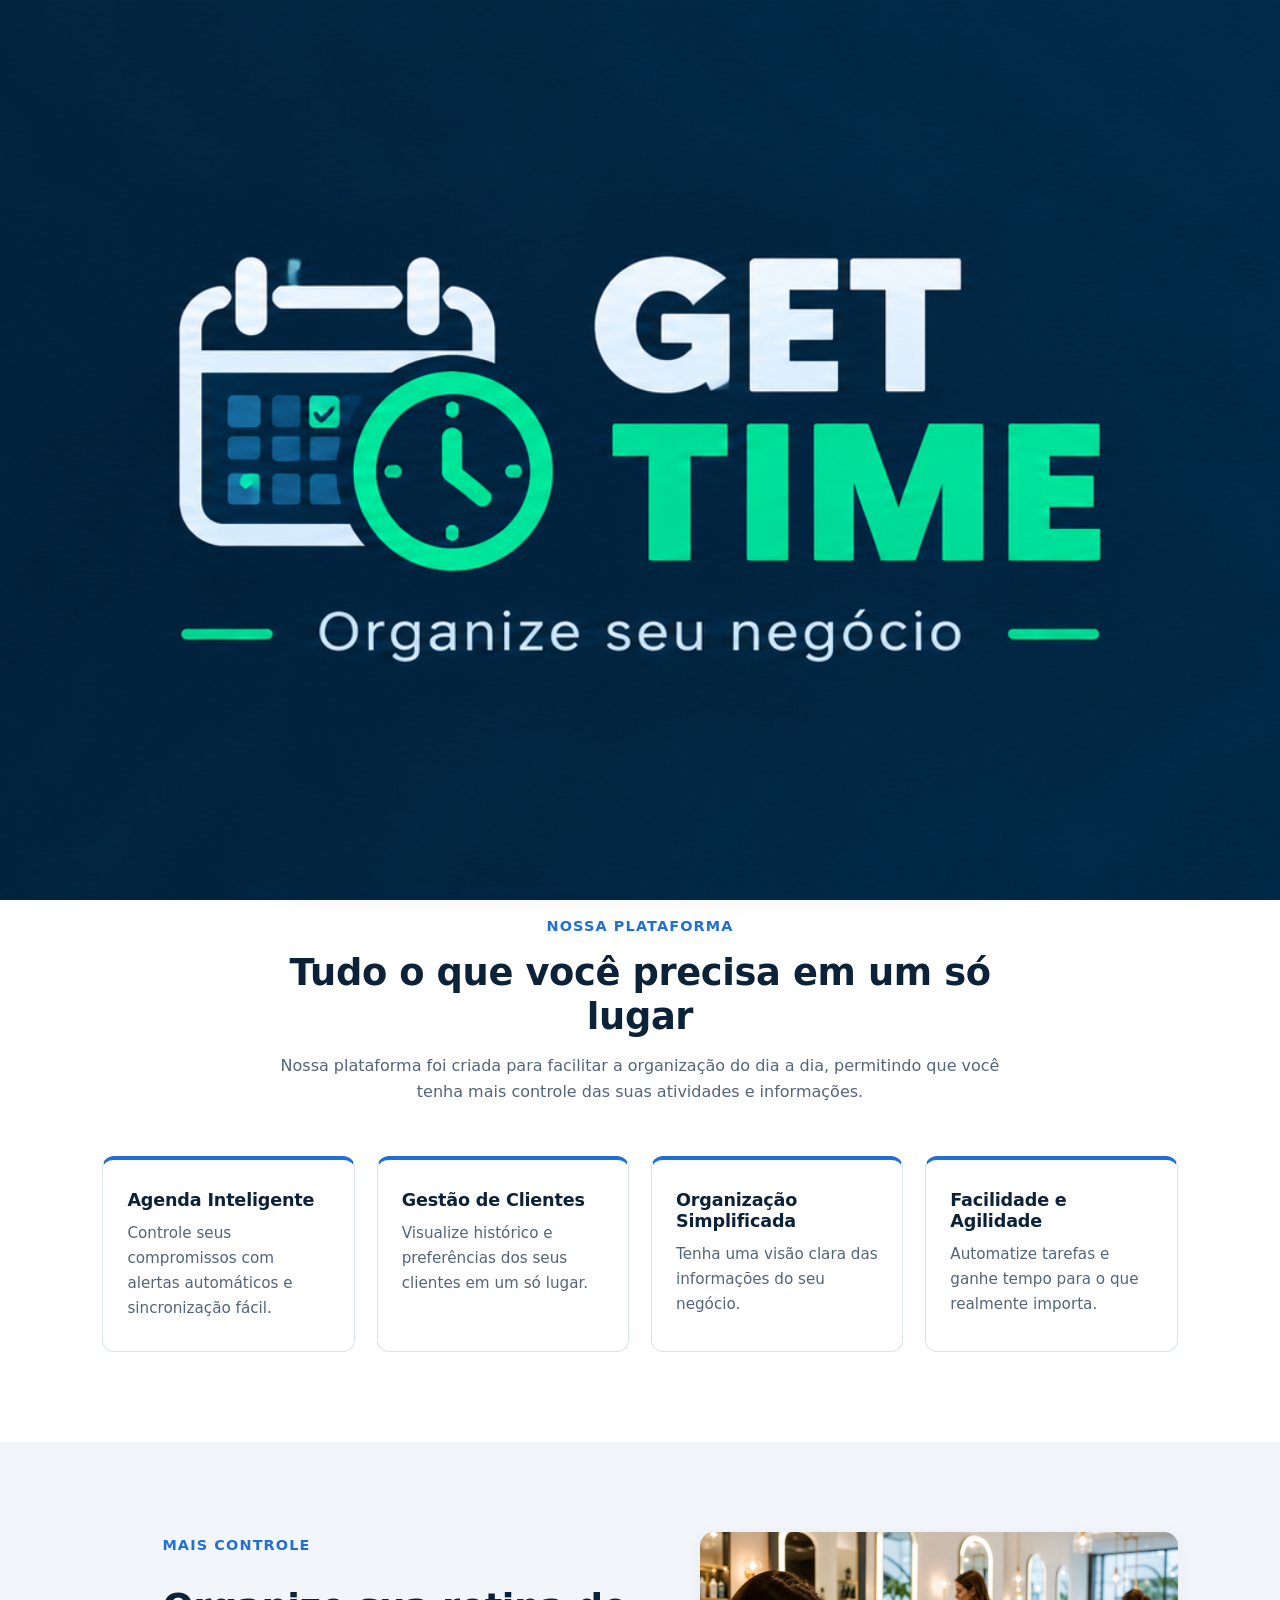
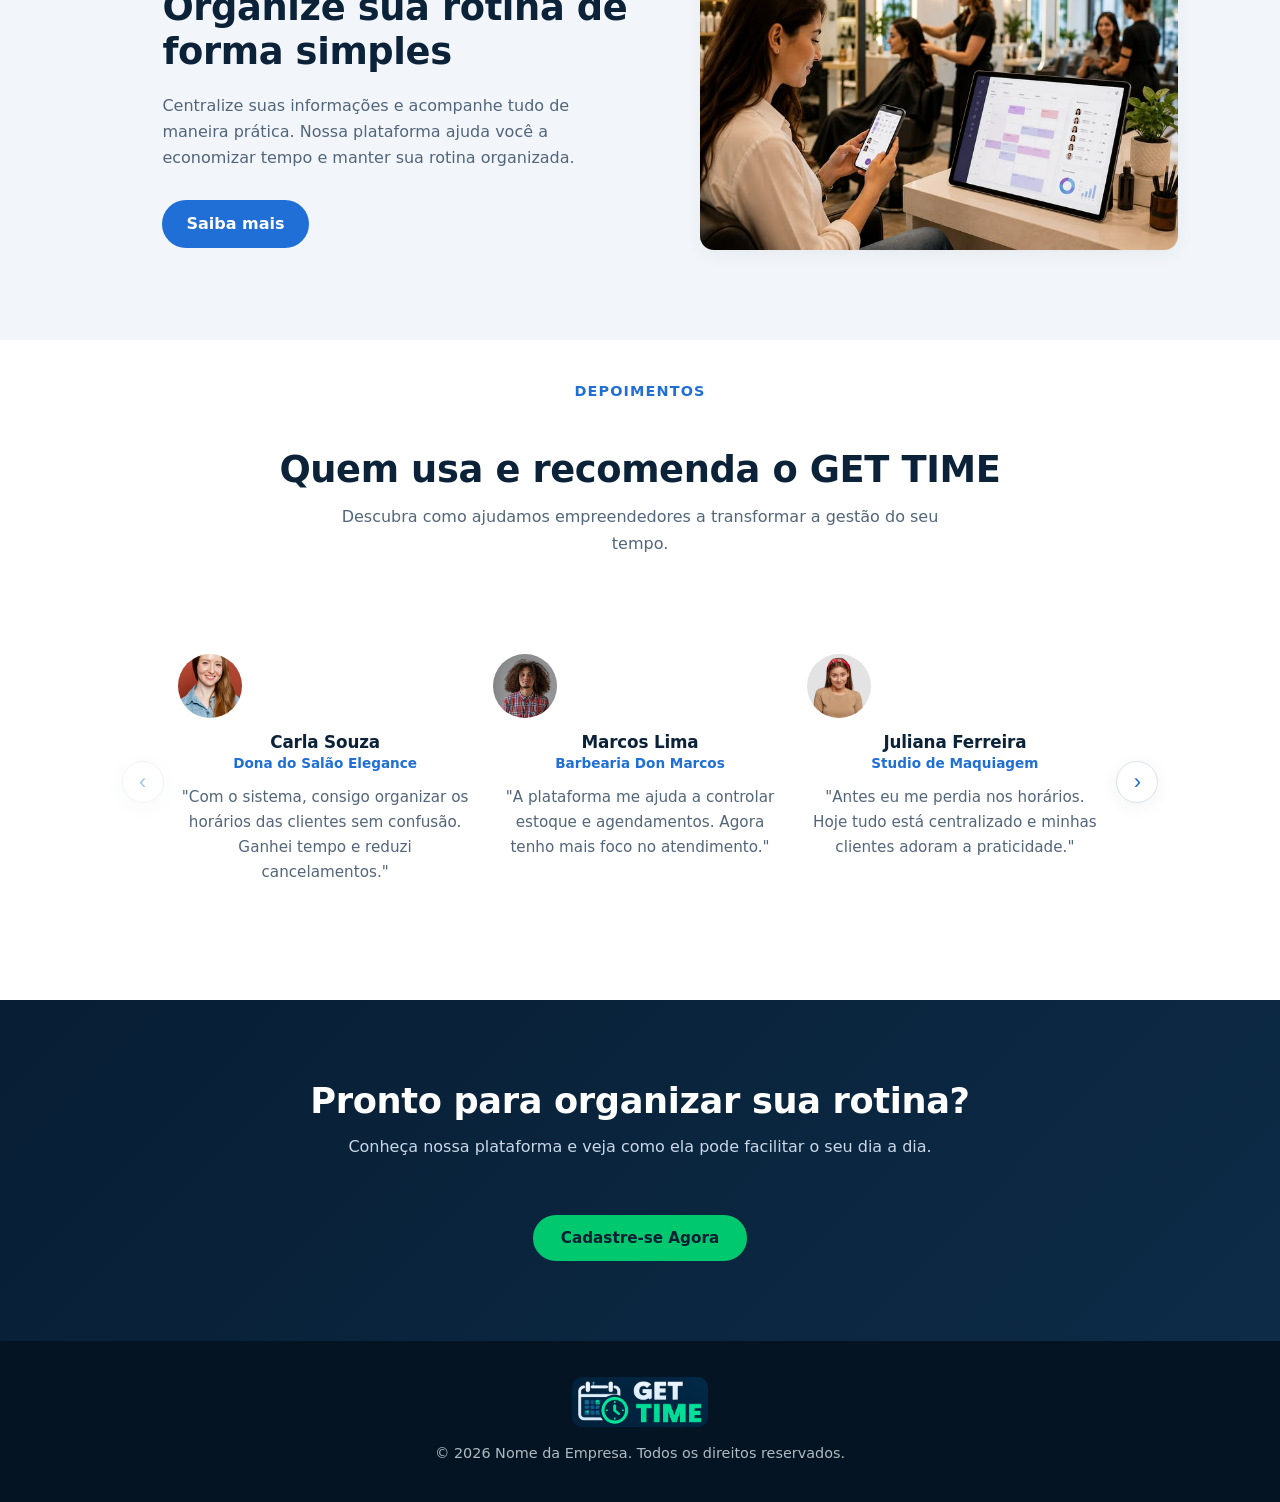
<file: index.html>
<!DOCTYPE html>
<html lang="pt-BR">

<head>
    <meta charset="UTF-8">
    <meta name="viewport" content="width=device-width, initial-scale=1.0">
    <title>GET TIME - INÍCIO</title>
    <link rel="stylesheet" href="css/stylesIndex.css">
    <style>
        /* Botões alinhados: mesma altura e centralizados */
        .banner-acoes, .menu-acoes, .cookies-acoes { display: flex; align-items: center; gap: 12px; flex-wrap: wrap; }
        .botao { display: inline-flex; align-items: center; justify-content: center; box-sizing: border-box; min-height: 44px; text-align: center; line-height: 1.2; }
        .logo a { line-height: 1.05; }
    </style>
</head>

<body>

    <!-- =========================
         TELA DE ABERTURA (INTRO) - para testar; pode apagar este bloco, o CSS e o intro.js depois
    ========================== -->
    <div id="intro" class="intro">
        <img src="img/logo-intro.png" alt="GET TIME - Organize seu negócio">
    </div>


    <!-- =========================
         CABEÇALHO / MENU
    ========================== -->
    <header class="topo">
        <div class="logo">
                <a href="index.html" style="display:inline-block;line-height:0"><img class="logo-img" src="[data-uri]" alt="GET TIME" width="137" height="50" style="height:50px;width:auto;display:block;border-radius:10px"></a>
        </div>


        <aside class="sidebar">

            <h2>Gestão Integrada Pro</h2>

            <nav>
                <a href="index.html">Ínicio</a>
                <a href="sobre.html">Sobre</a>
                <a href="planos.html">Planos</a>
                <a href="#avaliacoes">Avaliações</a>
            </nav>

        </aside>

        <div class="menu-acoes">
            <a href="cadastro.html?modo=entrar" class="botao secundario">Entrar</a>
            <a href="cadastro.html?modo=cadastro" class="botao primario">Cadastrar</a>
        </div>
    </header>

    <main>

        <!-- =========================
             BANNER PRINCIPAL
        ========================== -->
        <section class="banner">
            <div class="banner-texto">
                <p class="subtitulo"><br><br>ORGANIZE SEU NEGÓCIO</p>
                <h1>Mais praticidade para cuidar do seu negócio</h1>
                <p>
                    Tenha em um só lugar as ferramentas
                    necessárias para organizar seus clientes,
                    horários, serviços e informações do seu negócio.
                </p>
                <div class="banner-acoes">
                    <a href="cadastro.html?modo=cadastro" class="botao primario">Começar agora</a>
                </div>
            </div>
            <div class="banner-img">
                <!-- imagem1 -->

                <!-- Para usar uma foto:  -->
            
            <div class="sobre-img"><img src="img/mostraCelularAmarelo.jpg" alt="agendamento sobre"></div> 
            </div>
        </section>

        <!-- =========================
             RECURSOS
        ========================== -->




        <section class="recursos">
            <div class="recursos-intro">
                <p class="subtitulo">NOSSA PLATAFORMA</p>
                <h2>Tudo o que você precisa em um só lugar</h2>
                <p>
                    Nossa plataforma foi criada para facilitar
                    a organização do dia a dia, permitindo que
                    você tenha mais controle das suas atividades
                    e informações.
                </p>
            </div>

            <div class="blocos-container">
                <div class="bloco">
                    <h3>Agenda Inteligente</h3>
                    <p>Controle seus compromissos com alertas automáticos e sincronização fácil.</p>
                </div>

                <div class="bloco">
                    <h3>Gestão de Clientes</h3>
                    <p>Visualize histórico e preferências dos seus clientes em um só lugar.</p>
                </div>

                <div class="bloco">
                    <h3>Organização Simplificada</h3>
                    <p>Tenha uma visão clara das informações do seu negócio.</p>
                </div>

                <div class="bloco">
                    <h3>Facilidade e Agilidade</h3>
                    <p>Automatize tarefas e ganhe tempo para o que realmente importa.</p>
                </div>
            </div>
        </section>

        <!-- =========================
             DESTAQUE / APRESENTAÇÃO
        ========================== -->
        <section class="destaque">
            <div class="destaque-img">
                <!-- imagem2 -->
            </div>

            <div class="destaque-texto">
                <p class="subtitulo">MAIS CONTROLE</p>
                <h2>Organize sua rotina de forma simples</h2>
                <p>
                    Centralize suas informações e acompanhe
                    tudo de maneira prática. Nossa plataforma
                    ajuda você a economizar tempo e manter
                    sua rotina organizada.
                </p>
                <a href="sobre.html" class="link-mais">Saiba mais</a>
            </div>


    <div class="chamada-imagem">
      <img src="img/index1.jpg" alt="Pessoa usando sistema de agendamento" />
    </div>
        </section>

<!-- Avaliações -->

  <section class="avaliacoes" id="avaliacoes" style="scroll-margin-top: 90px;">
  <p class="subtitulo">DEPOIMENTOS</p>
  <h2>Quem usa e recomenda o GET TIME</h2>
  <p>Descubra como ajudamos empreendedores a transformar a gestão do seu tempo.</p><br><br>

  <div class="carousel-container">
    <button class="carousel-btn prev">‹</button>

    <div class="carousel-track">
      <div class="card">
        <img src="img/carla.jpg" alt="Carla Souza">
        <h3>Carla Souza</h3>
        <p class="profissao">Dona do Salão Elegance</p>
        <p>"Com o sistema, consigo organizar os horários das clientes sem confusão. Ganhei tempo e reduzi cancelamentos."</p>
      </div>

      <div class="card">
        <img src="img/MARCOS.jpg" alt="Marcos Lima">
        <h3>Marcos Lima</h3>
        <p class="profissao">Barbearia Don Marcos</p>
        <p>"A plataforma me ajuda a controlar estoque e agendamentos. Agora tenho mais foco no atendimento."</p>
      </div>

      <div class="card">
        <img src="img/juliana.jpg" alt="Juliana Ferreira">
        <h3>Juliana Ferreira</h3>
        <p class="profissao">Studio de Maquiagem</p>
        <p>"Antes eu me perdia nos horários. Hoje tudo está centralizado e minhas clientes adoram a praticidade."</p>
      </div>

      <div class="card">
        <img src="img/camila.jpg" alt="Camila Duarte">
        <h3>Camila Duarte</h3>
        <p class="profissao">Nail Studio CD</p>
        <p>“A praticidade é surreal. Meus pacientes recebem lembretes automáticos e quase não há faltas. O GET TIME trouxe profissionalismo e tranquilidade.”</p>
      </div>

      <div class="card">
        <img src="img/fran.jpeg" alt="Francielli Silva">
        <h3>Francielli Silva</h3>
        <p class="profissao">Clínica Essência</p>
        <p>“O sistema me ajudou a transformar o caos da agenda em organização. Hoje, cada cliente tem seu horário certinho e eu tenho paz.”</p>
      </div>

      <div class="card">
        <img src="img/kid.jpg" alt="Kid Martins">
        <h3>Kid Martins</h3>
        <p class="profissao">Barber Club</p>
        <p>“O sistema virou meu braço direito. Controle total de horários, estoque e pagamentos. É como ter um gerente 24h comigo.”</p>
      </div>
    </div>

    <button class="carousel-btn next">›</button>
    

  </div>

        
     </div>


</section>

 <!-- =========================
             CHAMADA FINAL
        ========================== -->
        <section class="chamada">
            <h2>Pronto para organizar sua rotina?</h2>
            <p>Conheça nossa plataforma e veja como ela pode facilitar o seu dia a dia.</p><br>
            <a href="cadastro.html?modo=cadastro" class="botao primario">Cadastre-se Agora</a>
        </section>

    </main>
  </div>
</section>

    <!-- =========================
         RODAPÉ
    ========================== -->
    <footer class="rodape">
        <div class="rodape-logo"><span style="display:inline-block;line-height:0"><img class="logo-img" src="[data-uri]" alt="GET TIME" width="137" height="50" style="height:50px;width:auto;display:block;border-radius:10px"></span></div>

        <!-- <nav class="rodape-links">
            <a href="index.html">Início</a>
            <a href="sobre.html">Sobre</a>
            <a href="planos.html">Planos</a>
        </nav> -->

        <p class="rodape-texto">&copy; 2026 Nome da Empresa. Todos os direitos reservados.</p>
    </footer>

    <!-- =========================
         AVISO DE COOKIES
    ========================== -->
    <div class="cookies" id="aviso-cookies" hidden>
        <div class="cookies-texto">
            <h3>Nós usamos cookies</h3>
            <p>Utilizamos cookies para melhorar sua experiência durante a navegação em nossa plataforma.</p>
        </div>
        <div class="cookies-acoes">
            <button type="button" class="botao primario" id="btn-aceitar-cookies">Aceitar</button>
            <button type="button" class="botao secundario" id="btn-recusar-cookies">Recusar</button>
        </div>
    </div>




    <!-- Todo o JavaScript do site está reunido em um único arquivo -->
    <script src="js/index.js"></script>
    <script src="js/intro.js"></script>
</body>

</html>
</file>
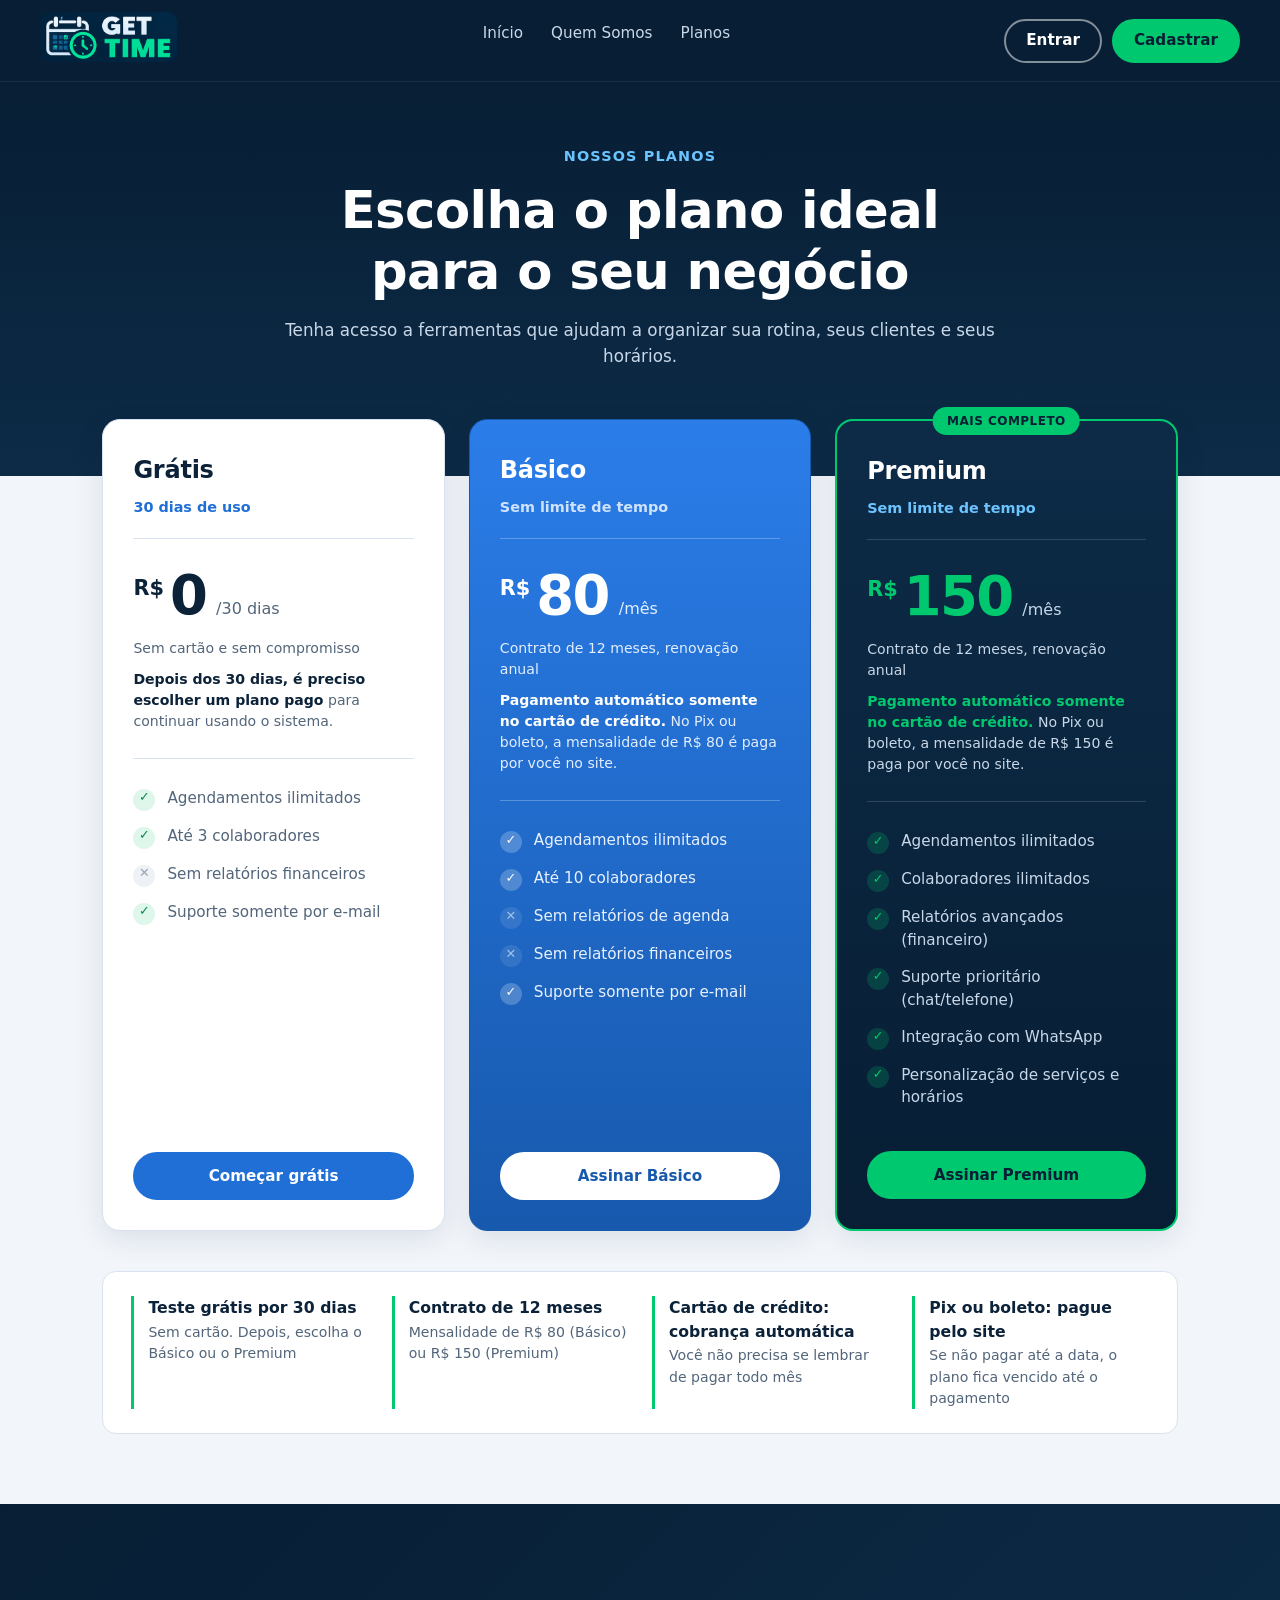
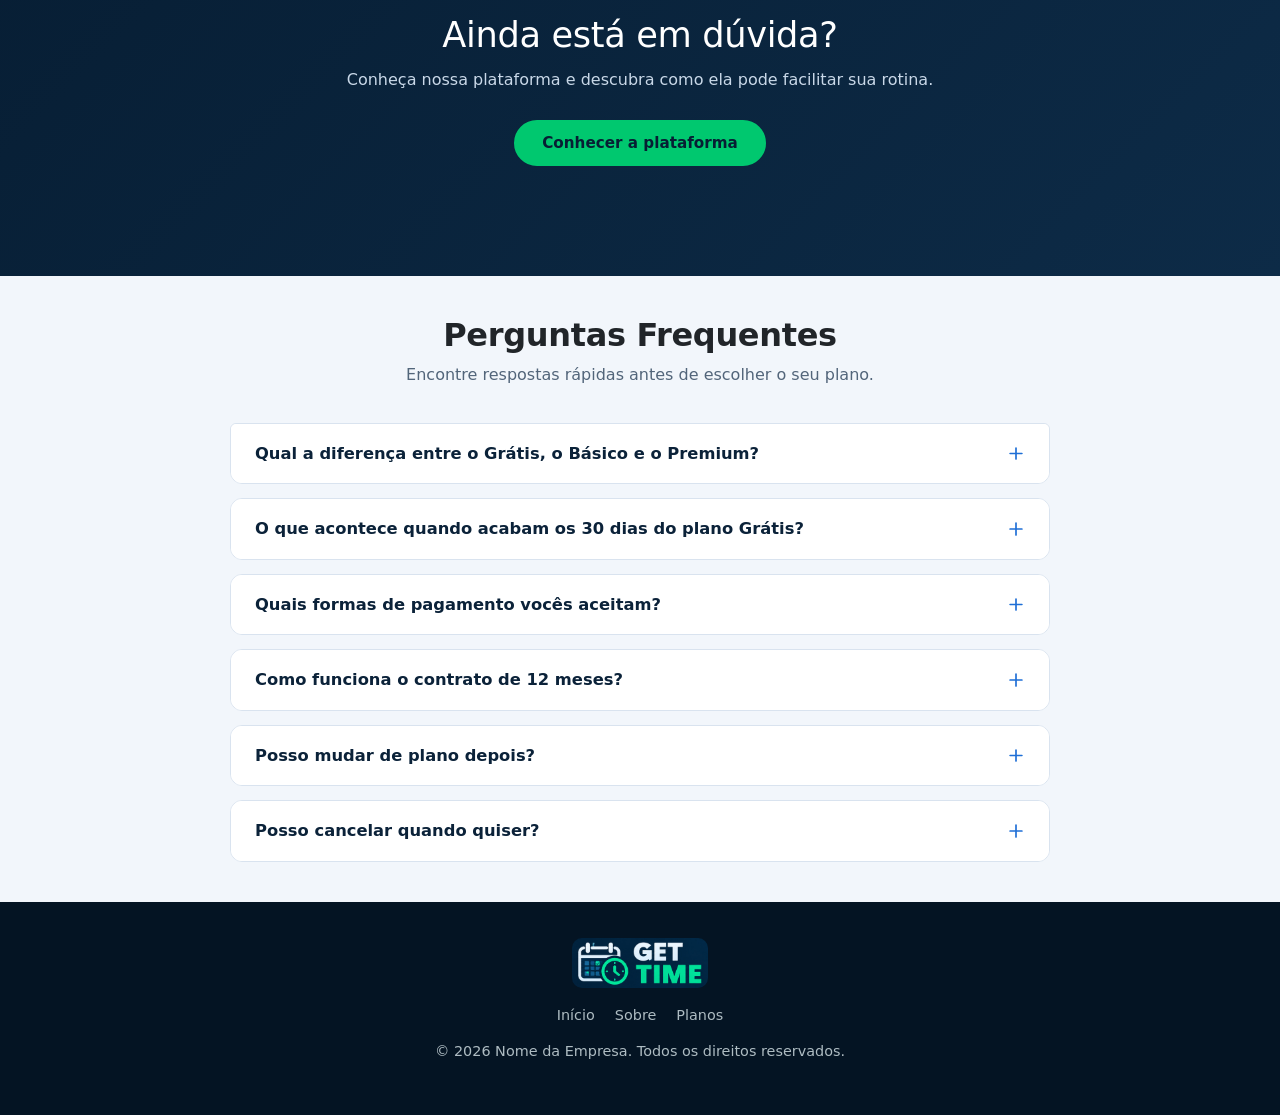
<file: assinatura.html>
<!DOCTYPE html>
<html lang="pt-BR">
<head>
<meta charset="UTF-8">
<meta name="viewport" content="width=device-width, initial-scale=1">
<title>GET TIME - Assinar plano</title>

<!-- O JavaScript desta tela fica no js/script.js (função iniciarAssinatura). -->
<script defer src="js/assinatura.js"></script>

<link href="https://fonts.googleapis.com/css2?family=Archivo+Black&display=swap" rel="stylesheet" />
<link rel="stylesheet" href="css/stylesAssinatura.css" />
<style>
  /* Logo sem o "G": GET em cima e TIME embaixo */
  .topo .logo { display: block; line-height: 1.05; font-weight: 800; letter-spacing: .5px; }
  /* "Voltar" mais grosso */
  .link-voltar { font-weight: 800; }
  #campo-prox-cobranca[hidden] { display: none !important; }
</style>
</head>
<body>

<header class="topo">
  <div class="logo"><span style="display:inline-block;line-height:0"><img class="logo-img" src="[data-uri]" alt="GET TIME" width="137" height="50" style="height:50px;width:auto;display:block;border-radius:10px"></span></div>
  <a class="link-voltar" id="link-voltar" href="cadastro.html?modo=entrar">Voltar ao login</a>
</header>

<main class="pagina">

  <!-- ETAPA 1: ESCOLHER, PREENCHER E PAGAR -->
  <div id="etapa-checkout">
    <div class="hero-assinatura">
      <p class="ass-eyebrow">PAGAMENTO SEGURO</p>
      <h1 id="titulo-pagina">Assine o seu plano</h1>
      <p class="sub" id="sub-pagina">Informe seus dados e finalize. Você pode trocar de plano depois.</p>
    </div>

    <form id="form-assinatura" class="layout" novalidate>
      <div>
        <div class="bloco">
          <h2>1. Seus dados</h2>
          <p class="aviso" style="margin:0 0 12px;">Digite o e-mail e o CPF do seu cadastro. Se forem diferentes, o pagamento não é aceito. A nota fiscal será enviada para este e-mail.</p>
          <div class="campos">
            <div class="campo largo">
              <label for="ass-nome">Nome completo</label>
              <input type="text" id="ass-nome" placeholder="Ex: Fernanda Lima" autocomplete="name" maxlength="60">
            </div>
            <div class="campo">
              <label for="ass-email">E-mail</label>
              <input type="email" id="ass-email" placeholder="voce@email.com" autocomplete="email" maxlength="80">
            </div>
            <div class="campo">
              <label for="ass-cpf">CPF</label>
              <input type="text" id="ass-cpf" placeholder="000.000.000-00" inputmode="numeric" maxlength="14">
            </div>
          </div>
        </div>

        <div class="bloco" id="bloco-pagamento">
          <h2>2. Pagamento</h2>
          <div class="metodos" role="radiogroup" aria-label="Forma de pagamento">
            <label class="metodo sel"><input type="radio" name="metodo" value="pix" checked> Pix</label>
            <label class="metodo"><input type="radio" name="metodo" value="cartao"> Cartão de crédito</label>
            <label class="metodo"><input type="radio" name="metodo" value="boleto"> Boleto</label>
          </div>

          <div id="painel-pix" class="pix-caixa">
            <span id="txt-pix">Ao clicar em <strong>Assinar</strong>, o código Pix é gerado aqui para você pagar no app do seu banco. O plano é liberado assim que o pagamento é confirmado.</span>
            <!-- Só aparece depois que a pessoa aperta "Assinar" -->
            <div id="pix-resultado" hidden>
              <div class="pix-qr" id="pix-qr"></div>
              <p class="pix-dica">Escaneie o QR Code no app do seu banco ou use o Pix copia e cola abaixo.</p>
              <div class="pix-codigo">
                <input type="text" id="pix-codigo" readonly aria-label="Código Pix copia e cola">
                <button type="button" class="btn-sec" id="btn-copiar-pix">Copiar</button>
              </div>
              <p class="pix-dica">Aguardando a confirmação do pagamento...</p>
              <p class="pix-dica" id="pix-teste" hidden><button type="button" class="btn-sec" id="btn-simular-pix">Simular pagamento (modo teste)</button></p>
              <div class="pix-cancelar">
                <p class="pix-dica">Prefere pagar com cartão ou boleto?</p>
                <button type="button" class="btn-cancelar-pix" id="btn-cancelar-pix">Cancelar operação do Pix</button>
              </div>
            </div>
          </div>

          <div id="painel-boleto" class="pix-caixa" hidden>
            <span id="txt-boleto">Ao clicar em <strong>Assinar</strong>, o boleto é gerado com os seus dados e aparece na próxima tela. O plano é liberado depois que o pagamento for confirmado (de 1 a 3 dias úteis).</span>
          </div>

          <div id="painel-cartao" hidden>
            <div class="cartoes-topo">
              <span>Seus cartões</span>
              <button type="button" class="btn-sec" id="btn-novo-cartao">+ Adicionar cartão</button>
            </div>
            <p class="cartao-vazio" id="cartao-vazio">Você ainda não tem cartão cadastrado. Adicione um para continuar.</p>
            <div class="lista-cartoes" id="lista-cartoes"></div>

            <div class="form-cartao campos" id="form-novo-cartao" hidden>
              <div class="campo largo">
                <label for="cc-numero">Número do cartão</label>
                <input type="text" id="cc-numero" placeholder="0000 0000 0000 0000" inputmode="numeric" autocomplete="cc-number" maxlength="19">
              </div>
              <div class="campo largo">
                <label for="cc-nome">Nome impresso no cartão</label>
                <input type="text" id="cc-nome" placeholder="Como está no cartão" autocomplete="cc-name" maxlength="40" style="text-transform: uppercase;">
              </div>
              <div class="campo">
                <label for="cc-validade">Validade</label>
                <input type="text" id="cc-validade" placeholder="MM/AA" inputmode="numeric" autocomplete="cc-exp" maxlength="5">
              </div>
              <div class="campo">
                <label for="cc-cvv">CVV</label>
                <input type="password" id="cc-cvv" placeholder="123" inputmode="numeric" autocomplete="cc-csc" maxlength="4">
              </div>
              <p class="erro" id="erro-cartao" role="alert" hidden></p>
              <div class="linha-botoes">
                <button type="button" class="btn-mini" id="btn-salvar-cartao">Salvar cartão</button>
                <button type="button" class="btn-sec" id="btn-cancelar-cartao">Cancelar</button>
              </div>
            </div>

          </div>
        </div>

        <div class="bloco" id="campo-prox-cobranca">
          <h2>3. Próxima cobrança</h2>
          <div class="campos">
            <div class="campo largo">
              <label for="ass-prox-cobranca">Data da próxima cobrança</label>
              <input type="date" id="ass-prox-cobranca">
              <p class="aviso" style="margin:8px 0 0;">Escolha o dia em que prefere pagar a próxima mensalidade (até 1 mês a partir de hoje). No Pix ou boleto, se o pagamento não for feito até essa data, o plano fica vencido e algumas funções ficam restritas até você pagar.</p>
            </div>
          </div>
        </div>
      </div>

      <aside class="bloco resumo" aria-live="polite">
        <h2>Resumo do pedido</h2>
        <div class="linha"><span>Plano</span><span id="res-plano">-</span></div>
        <div class="linha"><span>Cobrança</span><span id="res-ciclo">-</span></div>
        <div class="linha"><span>Subtotal</span><span id="res-subtotal">-</span></div>
        <div class="linha" id="linha-desconto" hidden><span>Desconto anual</span><span class="desconto" id="res-desconto">-</span></div>
        <div class="linha"><span>Próxima cobrança</span><span id="res-renovacao">-</span></div>
        <div class="linha total"><span id="rotulo-total">Total hoje</span><span id="res-total">-</span></div>

        <p class="erro" id="erro-form" role="alert" hidden></p>
        <button type="submit" class="btn" id="btn-assinar">Assinar</button>
        <button type="button" class="btn-sec" id="btn-cancelar-compra" style="width:100%; margin-top:10px; padding:11px;">Cancelar</button>
        <p class="aviso" id="aviso-cobranca">Você pode cancelar quando quiser.</p>
      </aside>
    </form>
  </div>

  <!-- ETAPA 2: CONFIRMAÇÃO -->
  <div id="etapa-sucesso" class="sucesso" hidden>
    <div class="icone">✅</div>
    <h1 id="suc-titulo">Assinatura confirmada</h1>
    <p class="sub" id="suc-sub"></p>
    <div class="bloco">
      <div class="linha"><span>Plano</span><span id="suc-plano"></span></div>
      <div class="linha"><span>Cobrança</span><span id="suc-ciclo"></span></div>
      <div class="linha"><span>Total</span><span id="suc-total"></span></div>
      <div class="linha" style="border-bottom:none;"><span id="suc-rotulo-data">Válido até</span><span id="suc-data"></span></div>
    </div>
    <p class="sub" id="suc-nota" style="margin-top:14px; text-align:center;" hidden></p>
    <!-- Boleto gerado ao apertar "Assinar" (só aparece quando a forma de pagamento é boleto) -->
    <div class="bloco" id="suc-boleto" hidden>
      <h2>Seu boleto</h2>
      <div id="boleto-resultado" hidden>
        <div class="linha"><span>Vencimento</span><span id="boleto-venc"></span></div>
        <div class="linha"><span>Valor</span><span id="boleto-valor"></span></div>
        <div class="boleto-barras" id="boleto-barras"></div>
        <p class="pix-dica">Linha digitável (para pagar no app do banco):</p>
        <div class="pix-codigo">
          <input type="text" id="boleto-linha" readonly aria-label="Linha digitável do boleto">
          <button type="button" class="btn-sec" id="btn-copiar-boleto">Copiar</button>
        </div>
        <p style="margin:10px 0 0;"><button type="button" class="btn-sec" id="btn-ver-boleto">Ver / imprimir boleto</button></p>
        <p class="aviso" id="boleto-aviso-teste">MODO TESTE: este boleto é só uma simulação e não pode ser pago.</p>
      </div>
    </div>
    <p class="sub" id="suc-redireciona" style="margin-top:14px; text-align:center;"></p>
    <p style="margin-top:10px;"><a class="btn" id="btn-ir-painel" href="agenda.html" style="display:block; text-decoration:none;">Ir para a agenda agora</a></p>
  </div>

</main>

</body>
</html>
</file>
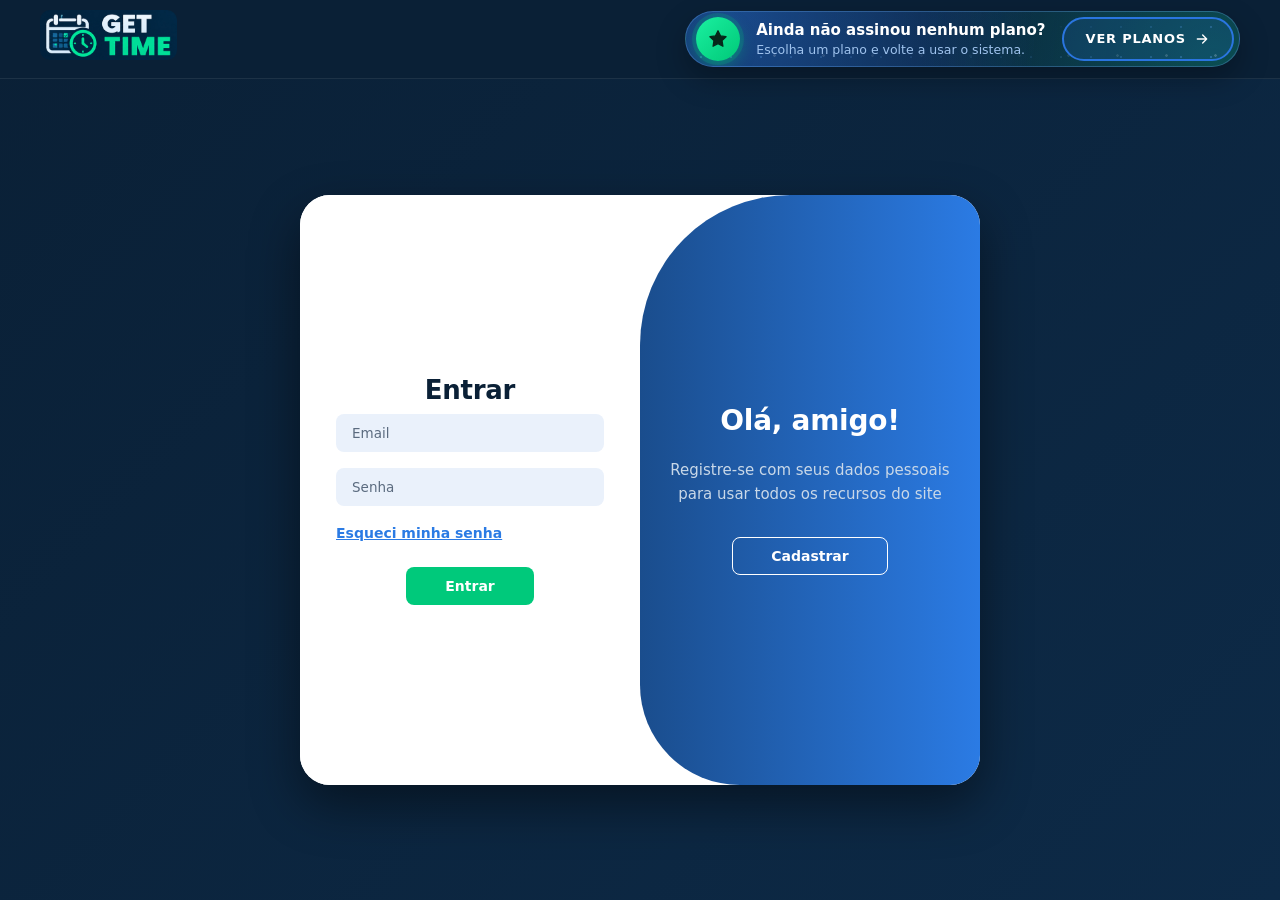
<file: cadastro.html>
<!DOCTYPE html>
<html lang="pt-BR">


<meta charset="UTF-8">
<meta name="viewport" content="width=device-width, initial-scale=1.0">
<link rel="stylesheet" href="https://cdnjs.cloudflare.com/ajax/libs/font-awesome/6.5.1/css/all.min.css">
<title>Cadastro</title>
<!-- <link href="https://fonts.googleapis.com/css2?family=Montserrat:wght@300;400;500;600;700&display=swap" rel="stylesheet"> -->
<link rel="stylesheet" href="css/stylesCadastro.css">

<body>
    <header class="topo">
        <div class="logo">
            <a href="index.html" style="display:inline-block;line-height:0"><img class="logo-img" src="[data-uri]" alt="GET TIME" width="137" height="50" style="height:50px;width:auto;display:block;border-radius:10px"></a>
        </div>


<div class="gt-aviso" role="status">
    <span class="gt-aviso-icone" aria-hidden="true">
        <svg viewBox="0 0 24 24"><path d="m12 3 2.7 5.6 6.1.9-4.4 4.3 1 6.1L12 17l-5.4 2.9 1-6.1L3.2 9.5l6.1-.9z"/></svg>
    </span>
    <div class="gt-aviso-texto">
        <strong id="gt-aviso-titulo">Ainda em dúvida sobre os planos?</strong>
        <span id="gt-aviso-sub">Crie sua conta e teste <em>30 dias grátis</em>, sem cartão.</span>
    </div>
    <a class="gt-btn-contorno" href="planos.html">
        Ver planos
        <svg viewBox="0 0 24 24" aria-hidden="true"><path d="M5 12h14M13 6l6 6-6 6"/></svg>
    </a>
</div>


    </header>

    <div class="container" id="container">
    
    
        <!-- FORMULÁRIO DE CADASTRO -->

      
        <div class="form-container sign-up">
              
            <form id="form-cadastro" novalidate>
                <h1>Criar Conta</h1>
                <input type="text" id="cad-nome" placeholder="Nome e sobrenome" maxlength="60" autocomplete="name">
                <input type="text" inputmode="numeric" id="cad-cpf" placeholder="Digite seu CPF" maxlength="11">
                <input type="tel" id="cad-telefone" placeholder="Digite seu Telefone" inputmode="numeric" maxlength="11" autocomplete="tel-national">
                <input type="email" id="cad-email" placeholder="E-mail" maxlength="80" autocomplete="email">
                <input type="password" id="cad-senha" placeholder="Senha" autocomplete="new-password">
                <input type="password" id="cad-senha-confirmar" placeholder="Confirmar senha"
                    autocomplete="new-password">
                <label class="lgpd-check" for="cad-lgpd">
                    <input type="checkbox" id="cad-lgpd">
                    <span>Li e concordo com a <a href="privacidade.html" target="_blank" rel="noopener">Política de Privacidade</a> e com o uso dos meus dados para criar e gerenciar minha conta (LGPD).</span>
                </label>
                <span class="erro-campo" id="cad-lgpd-erro" aria-live="polite"></span>
                <button type="submit">Cadastrar</button>
            </form>
        </div>

     <!-- FORMULÁRIO DE LOGIN (Parte Branca) -->

<div class="form-container sign-in">
    <form id="form-login" novalidate>
        <!-- Coloque o botão aqui para aparecer na parte branca do login -->
        
        <h1>Entrar</h1>
        <input type="email" id="login-email" placeholder="Email" autocomplete="email">
        <input type="password" id="login-senha" placeholder="Senha" autocomplete="current-password">
        <a href="recuperar-senha.html" id="esqueci-senha" class="link-esqueci">Esqueci minha senha</a>
        <button type="submit">Entrar</button>
    </form>
</div>
        <!-- PAINEL DE TRANSIÇÃO (SLIDER) -->
        <div class="toggle-container">
            <div class="toggle">
 
                
                    <div class="toggle-panel toggle-left">
        
                    <h1>Bem vindo de volta!</h1>
                    <p>Insira seus dados pessoais para usar todos os recursos do site</p>
                    <button class="hidden" id="login">Entrar</button>
                </div>
                <div class="toggle-panel toggle-right">
          
                    <h1>Olá, amigo!</h1>
                    <p>Registre-se com seus dados pessoais para usar todos os recursos do site</p>
                    <button class="hidden" id="register">Cadastrar</button>
                </div>
            </div>
        </div>
    </div>

    <!-- ORDEM IMPORTANTE: o comum.js define NOMES_PLANOS_ASSINATURA, emailValido, etc.
         e precisa carregar ANTES do cadastro.js. Sem ele, o iniciarAuth quebra
         e a tela ignora o ?modo=cadastro. -->
    <script src="js/comum.js"></script>
    <script src="js/cadastro.js"></script>
</body>

</html>
</file>
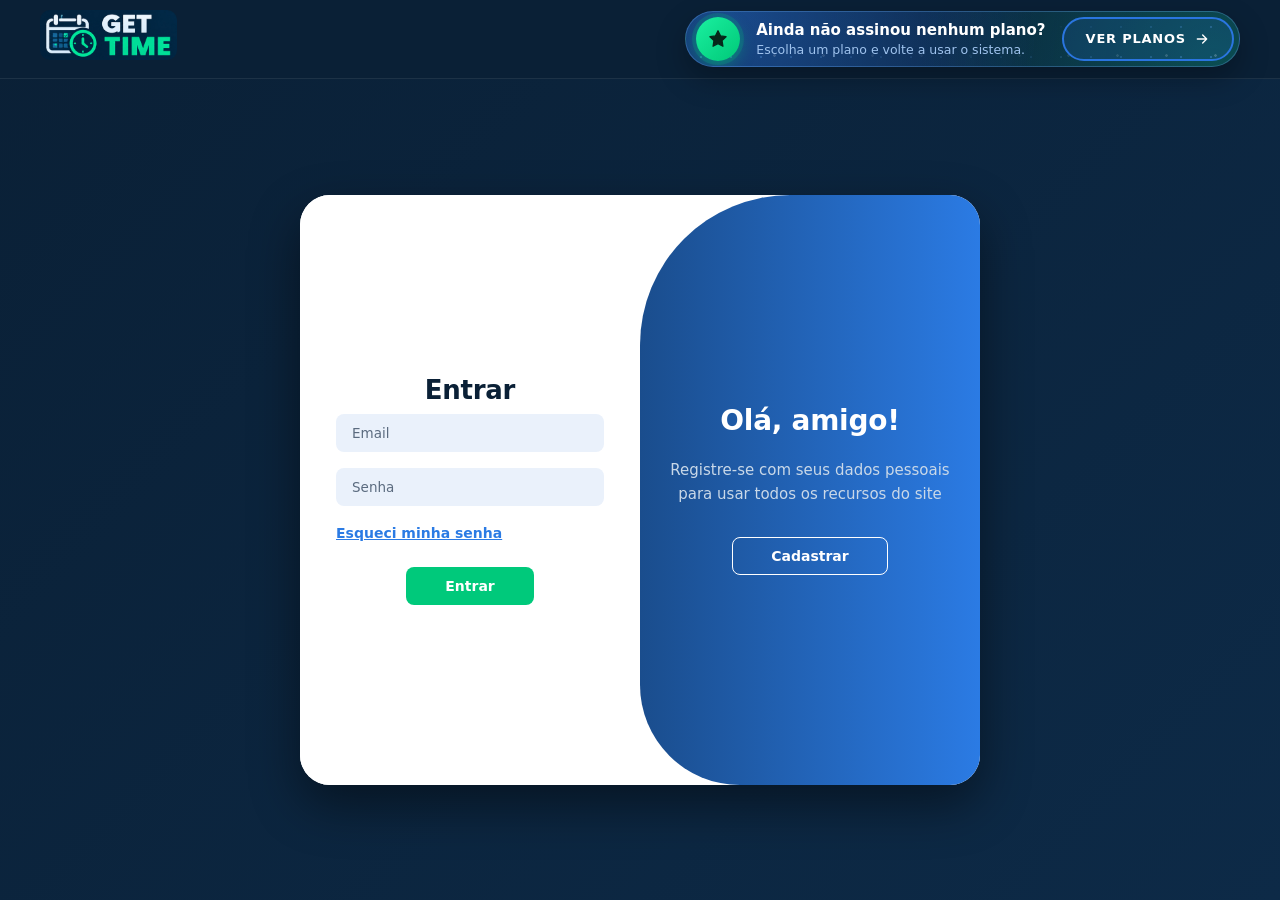
<file: colaborador.html>
<!DOCTYPE html>
<html lang="pt-BR">
<head>
<meta charset="UTF-8">
<meta name="viewport" content="width=device-width, initial-scale=1">
<title>GET TIME - Área do Colaborador</title>
<link href="https://fonts.googleapis.com/css2?family=Archivo+Black&display=swap" rel="stylesheet" />

<!-- Mesmo visual da agenda do dono -->
<link rel="stylesheet" href="css/stylesColab
oradores.css">

<!-- Todo o JavaScript do site está reunido em arquivos comuns -->
<script src="js/comum.js"></script>
<script src="js/colaborador.js"></script>
</head>
<body>

<button type="button" id="btn-mostrar-sidebar" class="btn-mostrar-sidebar" title="Mostrar menu lateral">☰</button>

<div class="layout" id="layout-colaborador">

  <!-- SIDEBAR: só Agenda e Suporte -->
  <aside class="sidebar" id="sidebar-principal">
    <div class="logo" id="btn-gestao" title="Ocultar menu lateral" role="button" tabindex="0">
      <strong><span style="display:inline-block;line-height:0"><img class="logo-img" src="[data-uri]" alt="GET TIME" width="137" height="50" style="height:50px;width:auto;display:block;border-radius:10px"></span></strong>
    </div>

    <nav class="menu">
      <a class="menu-item ativo" data-menu="Agenda">
        <svg class="ico" viewBox="0 0 24 24"><rect x="3" y="5" width="18" height="16" rx="2"/><path d="M8 3v4M16 3v4M3 10h18"/></svg>
        <span>Agenda</span>
      </a>

      <div class="menu-grupo">Conta</div>

      <a class="menu-item" data-menu="Suporte">
        <svg class="ico" viewBox="0 0 24 24"><path d="M4 13v-1a8 8 0 0 1 16 0v1"/><rect x="3" y="13" width="4" height="6" rx="1.5"/><rect x="17" y="13" width="4" height="6" rx="1.5"/></svg>
        <span>Suporte</span>
      </a>

      <a class="menu-lgpd" href="privacidade.html" target="_blank" rel="noopener">
        <svg class="ico" viewBox="0 0 24 24"><path d="M12 3l8 3v6c0 4.5-3.2 8.3-8 9-4.8-.7-8-4.5-8-9V6l8-3z"/><path d="M9 12l2 2 4-4"/></svg>
        <span>Privacidade (LGPD)</span>
      </a>

      <div class="sb-usuario">
        <div class="sb-usuario-nome">
          <svg class="ico" viewBox="0 0 24 24"><circle cx="12" cy="8" r="4"/><path d="M4 21c0-4 3.6-7 8-7s8 3 8 7"/></svg>
          <strong id="texto-perfil">Colaborador</strong>
        </div>
        <button type="button" id="btn-toggle-tema" class="btn-tema">🌙 Modo Noturno</button>
      </div>

      <a class="menu-item menu-item--sair" id="btn-sair" role="button" tabindex="0">
        <svg class="ico" viewBox="0 0 24 24"><path d="M9 21H5a2 2 0 0 1-2-2V5a2 2 0 0 1 2-2h4M16 17l5-5-5-5M21 12H9"/></svg>
        <span>Sair</span>
      </a>
    </nav>
  </aside>

  <!-- ÁREA PRINCIPAL -->
  <div class="main">
    <main class="conteudo">

      <!-- AGENDA -->
      <section id="secao-agenda">
        <!-- Faixa do topo -->
        <div class="hero-agenda">
          <div class="hero-texto">
            <p class="hero-eyebrow">PAINEL DE AGENDAMENTOS</p>
            <h1 id="agenda-titulo">Sua Agenda</h1>
            <p class="hero-resumo">
              Gerencie seus horários, acompanhe seus clientes e consulte a agenda dos outros colaboradores.
            </p>

            <div class="hero-acoes">
              <!-- Só aparece quando a própria agenda está selecionada -->
              <button type="button" id="btn-abrir-agendamento" class="btn-verde" style="display:none;">
                + Novo Agendamento
              </button>
              <button type="button" id="btn-abrir-cliente" class="btn-borda">
                <svg viewBox="0 0 24 24" aria-hidden="true"><circle cx="9" cy="8" r="4"/><path d="M2 21c0-3.9 3.1-7 7-7s7 3.1 7 7M19 8v6M16 11h6"/></svg>
                Cadastrar Cliente
              </button>
            </div>
          </div>
        </div>

        <!-- Painel branco da agenda -->
        <div class="painel-agenda">
          <div class="agenda-header">
            <div class="agenda-titulo-data">
              <h2 id="agenda-data-texto" style="margin: 0">Data:</h2>
              <input type="date" id="seletor-data" class="input-data-seletor" />
            </div>

            <div class="agenda-controles">
              <div class="paginacao" id="container-paginacao">
                <button type="button" id="btn-pag-anterior" aria-label="Página anterior">‹</button>
                <span id="pag-info">1 de 1</span>
                <button type="button" id="btn-pag-proxima" aria-label="Próxima página">›</button>
              </div>

              <div class="agenda-filtro">
                <label for="filtro-colaborador">Procurar colaborador:</label>
                <select id="filtro-colaborador" class="select-colunas">
                  <option value="todos">Procurar colaborador...</option>
                </select>
              </div>
            </div>
          </div>

          <p id="aviso-leitura" class="aviso-leitura">Você está consultando a agenda de outros colaboradores (somente leitura). Para fazer a sua, escolha o seu nome no filtro.</p>

          <div class="agenda-wrap">
            <div class="agenda" id="agenda"></div>
          </div>
        </div>

        <!-- Minha agenda + nomes dos outros colaboradores -->
        <div class="admin-card" style="margin-top: 20px;">
          <h3 style="margin-top:0;">Colaboradores</h3>
          <div class="equipe-botoes" id="equipe-botoes"></div>
        </div>
      </section>

      <!-- SUPORTE -->
      <section id="secao-suporte" style="display: none">
        <div class="sup-pagina">
          <div class="sup-hero">
            <p class="sup-eyebrow">SUPORTE</p>
            <h2>Como podemos ajudar?</h2>
            <p>Mande sua mensagem e respondemos no seu e-mail.</p>
          </div>

          <div class="sup-corpo">
            <div class="sup-form-card">
              <form id="form-suporte" class="form-agendamento">
                <input type="hidden" name="_subject" value="Nova mensagem de Suporte - Gestão Integrada Pro" />
                <input type="hidden" name="_captcha" value="false" />

                <div class="campo">
                  <label for="suporte-email">Seu e-mail</label>
                  <input type="email" name="email" id="suporte-email" placeholder="Ex: cliente@email.com" required maxlength="80" pattern="[^\s@]+@[^\s@]+\.[A-Za-z]{2,}" title="Digite um e-mail válido, com @ e domínio (ex: nome@empresa.com)." autocomplete="email" autocapitalize="none" spellcheck="false" />
                </div>

                <div class="campo">
                  <label for="suporte-assunto">Assunto</label>
                  <input type="text" name="Assunto" id="suporte-assunto" placeholder="Ex: Dúvida sobre a agenda" required minlength="5" maxlength="80" autocomplete="off" />
                </div>

                <div class="campo sup-campo-msg">
                  <label for="suporte-mensagem">Mensagem</label>
                  <textarea name="Mensagem" id="suporte-mensagem" placeholder="Descreva sua dúvida ou problema..." required minlength="10" maxlength="1000"></textarea>
                </div>

                <p class="sup-nota">
                  Sua mensagem será enviada diretamente para nossa equipe.
                  Responderemos no e-mail informado acima.
                </p>

                <p id="suporte-erro" class="sup-erro" style="display: none">
                  Não foi possível enviar agora. Verifique sua conexão e tente novamente.
                </p>

                <div class="form-botoes">
                  <button type="submit" class="btn-salvar" id="btn-enviar-suporte">Enviar mensagem</button>
                </div>
              </form>

              <div id="suporte-sucesso" class="sup-sucesso" style="display: none">
                <div class="sup-ok">
                  <svg width="30" height="30" viewBox="0 0 24 24" fill="none" stroke="currentColor" stroke-width="2.5" stroke-linecap="round" stroke-linejoin="round" aria-hidden="true"><path d="m5 12 5 5 9-10" /></svg>
                </div>
                <h3>Mensagem enviada com sucesso!</h3>
                <p>Nossa equipe vai te responder no e-mail informado.</p>
                <button type="button" class="btn-salvar" id="btn-suporte-nova-mensagem">Enviar outra mensagem</button>
              </div>
            </div>

            <div class="sup-lado">
              <div class="sup-canais">
                <div class="sup-canal">
                  <svg width="20" height="20" viewBox="0 0 24 24" fill="none" stroke="currentColor" stroke-width="2" aria-hidden="true"><rect x="3" y="5" width="18" height="14" rx="2" /><path d="m3 7 9 6 9-6" /></svg>
                  <span><strong>E-mail</strong>Resposta pela nossa equipe</span>
                </div>
              </div>

              <div class="sup-faq">
                <h3>Perguntas rápidas</h3>
                <details name="faq-suporte">
                  <summary>Como faço um agendamento?</summary>
                  <p>Escolha o seu nome em <strong>Procurar colaborador</strong> e clique em “+ Novo Agendamento”.</p>
                </details>
                <details name="faq-suporte">
                  <summary>Como cadastro um cliente?</summary>
                  <p>Clique em “Cadastrar Cliente” no topo da agenda ou em “+ Cadastrar novo cliente” dentro do agendamento.</p>
                </details>
                <details name="faq-suporte">
                  <summary>Posso ver a agenda dos outros colaboradores?</summary>
                  <p>Sim, em modo somente leitura. Use o filtro ou os botões com os nomes abaixo da agenda.</p>
                </details>
                <details name="faq-suporte">
                  <summary>Como concluo ou cancelo um atendimento?</summary>
                  <p>Clique no card na sua agenda e use os botões <strong>Concluído</strong> ou <strong>Cancelar</strong>.</p>
                </details>
              </div>
            </div>
          </div>
        </div>
      </section>

    </main>
  </div>
</div>

<!-- MODAL DE NOVO AGENDAMENTO (vai sempre para a agenda do próprio colaborador) -->
<div class="modal-overlay" id="modal-agendamento" hidden>
  <div class="modal-card modal-card--form">
    <div class="modal-header">
      <div>
        <h3 id="modal-agendamento-titulo">Agendar Cliente</h3>
        <p class="modal-sub">Escolha o cliente, o serviço e o horário.</p>
      </div>
      <button type="button" id="btn-fechar-modal" aria-label="Fechar" style="background: none; border: none; color: var(--texto); cursor: pointer; font-size: 16px">✕</button>
    </div>

    <form id="form-novo-agendamento" class="form-agendamento">
      <div class="modal-corpo">

        <p class="form-secao">Cliente</p>

        <div class="campo">
          <label for="agend-cliente">Nome do cliente</label>
          <input type="text" id="agend-cliente" placeholder="Digite ou escolha um cliente" required maxlength="60" autocomplete="off" />
          <button type="button" id="btn-novo-cliente-modal" class="btn-link">+ Cadastrar novo cliente</button>
        </div>

        <div class="campo" id="campo-whatsapp">
          <label for="agend-whatsapp">Telefone <span class="dica-campo">(opcional)</span></label>
          <input type="tel" id="agend-whatsapp" placeholder="(11) 91234-5678" inputmode="tel" maxlength="15" autocomplete="off" />
          <span class="dica-campo">Com DDD. Preenche sozinho ao escolher um cliente.</span>
        </div>

        <p class="form-secao">Atendimento</p>

        <div class="campo campo-full campo-servico">
          <label for="agend-servico">Serviço</label>
          <!-- O colaborador.js troca este campo pelas listas de serviço do banco -->
          <select id="agend-servico" required>
            <option value="">Selecione o serviço...</option>
          </select>
        </div>

        <div class="campo">
          <label for="agend-profissional">Profissional responsável</label>
          <select id="agend-profissional" required></select>
        </div>

        <div class="campo">
          <label for="agend-cor">Cor do card</label>
          <input type="color" id="agend-cor" class="input-cor" value="#3d5a80" />
        </div>

        <p class="form-secao">Horário e valor</p>

        <div class="campo">
          <label for="agend-data">Data</label>
          <input type="date" id="agend-data" required />
        </div>

        <div class="campo">
          <label for="agend-hora-inicio">Hora de início</label>
          <input type="time" id="agend-hora-inicio" value="08:00" required />
        </div>

        <div class="campo">
          <label for="agend-duracao">Duração (min)</label>
          <input type="text" id="agend-duracao" value="" placeholder="—" readonly tabindex="-1" aria-describedby="dica-duracao" />
        </div>

        <div class="campo">
          <label for="agend-valor">Valor (R$)</label>
          <input type="text" id="agend-valor" value="" placeholder="—" readonly tabindex="-1" aria-describedby="dica-duracao" />
        </div>

        <small class="dica-campo campo-full" id="dica-duracao" style="margin-top: -4px">
          A duração e o valor vêm do serviço escolhido, cadastrado pelo dono.
        </small>

      </div>

      <div class="form-botoes">
        <button type="button" id="btn-cancelar-agendamento" class="btn-cancelar">Cancelar</button>
        <button type="submit" class="btn-salvar" id="btn-confirmar-agendamento">Confirmar Agendamento</button>
      </div>
    </form>
  </div>
</div>

<!-- MODAL: DETALHES DO AGENDAMENTO (aparece ao clicar no card da agenda; daqui se edita) -->
<div class="modal-overlay" id="modal-detalhes-agendamento" hidden>
  <div class="modal-card">
    <div class="modal-header">
      <h3>Detalhes do agendamento</h3>
      <button type="button" id="btn-fechar-detalhes" aria-label="Fechar" style="background: none; border: none; color: var(--texto); cursor: pointer; font-size: 16px;">✕</button>
    </div>
    <div class="boleto-linha"><span>Cliente</span><strong id="det-cliente">—</strong></div>
    <div class="boleto-linha"><span>Serviço</span><strong id="det-servico">—</strong></div>
    <div class="boleto-linha"><span>Profissional</span><strong id="det-profissional">—</strong></div>
    <div class="boleto-linha"><span>Data</span><strong id="det-data">—</strong></div>
    <div class="boleto-linha"><span>Horário</span><strong id="det-horario">—</strong></div>
    <div class="boleto-linha"><span>Duração</span><strong id="det-duracao">—</strong></div>
    <div class="boleto-linha"><span>Valor</span><strong id="det-valor">—</strong></div>
    <div class="boleto-linha" id="det-linha-whatsapp"><span>WhatsApp</span><strong id="det-whatsapp">—</strong></div>
    <div class="boleto-linha">
      <span>Status</span>
      <select id="det-status" class="select-status-agendamento" aria-label="Status do agendamento">
        <option value="Agendado">Agendado</option>
        <option value="Remarcado">Remarcado</option>
        <option value="Cancelado">Cancelado</option>
        <option value="Concluido">Concluído</option>
        <option value="NaoCompareceu">Não compareceu</option>
      </select>
    </div>
    <small id="det-status-msg" style="display: none; font-size: 12px; color: #e74c3c; margin-top: 6px;"></small>
    <div class="form-botoes">
      <button type="button" class="btn-whatsapp-detalhes" id="btn-whatsapp-detalhes" hidden>💬 WhatsApp</button>
      <button type="button" class="btn-cancelar" id="btn-concluir-agendamento-det" style="color:#00a862; border-color:#00a862;" hidden>✓ Concluído</button>
      <button type="button" class="btn-cancelar" id="btn-cancelar-agendamento-det" style="color:#e11d48; border-color:#e11d48;" hidden>Cancelar</button>
      <button type="button" class="btn-cancelar" id="btn-fechar-detalhes-2">Fechar</button>
      <button type="button" class="btn-salvar" id="btn-editar-agendamento">✎ Editar</button>
    </div>
  </div>
</div>

<!-- MODAL: CADASTRAR CLIENTE (os mesmos clientes do dono) -->
<div class="modal-overlay" id="modal-cliente" hidden>
  <div class="modal-card">
    <div class="modal-header">
      <h3>Cadastrar Cliente</h3>
      <button type="button" id="btn-fechar-cliente" aria-label="Fechar" style="background: none; border: none; color: var(--texto); cursor: pointer; font-size: 16px;">✕</button>
    </div>
    <form id="form-cliente" class="form-agendamento" novalidate>
      <div class="campo">
        <label for="cli-nome">Nome do cliente <span class="obrigatorio">*</span></label>
        <input type="text" id="cli-nome" placeholder="Ex: João Pereira" maxlength="60" autocomplete="off" />
      </div>
      <div class="campo">
        <label for="cli-telefone">Telefone / WhatsApp <span class="obrigatorio">*</span></label>
        <input type="tel" id="cli-telefone" placeholder="(11) 91234-5678" inputmode="tel" maxlength="15" autocomplete="off" />
        <span class="dica-campo">Com DDD. Também é usado para o lembrete pelo WhatsApp.</span>
      </div>
      <label class="lgpd-check" for="cli-lgpd">
        <input type="checkbox" id="cli-lgpd" />
        <span>Confirmo que o cliente autorizou o uso do nome e do telefone para agendamentos e lembretes (<a href="privacidade.html" target="_blank" rel="noopener">LGPD</a>).</span>
      </label>
      <div class="form-botoes">
        <button type="submit" class="btn-salvar" id="btn-salvar-cliente">Salvar Cliente</button>
        <button type="button" class="btn-cancelar" id="btn-cancelar-cliente">Cancelar</button>
      </div>
    </form>
  </div>
</div>

<!-- MODAL DE CONFIRMAÇÃO: SAIR -->
<div class="modal-overlay" id="modal-sair" hidden>
  <div class="modal-card">
    <div class="modal-header">
      <h3>Sair da conta?</h3>
      <button type="button" id="btn-fechar-sair" aria-label="Fechar" style="background: none; border: none; color: var(--texto); cursor: pointer; font-size: 16px;">✕</button>
    </div>
    <p style="font-size: 13px; color: var(--muted); margin: 0 0 6px">
      Tem certeza de que deseja sair? Para entrar de novo, você vai precisar fazer login.
    </p>
    <div class="form-botoes">
      <button type="button" class="btn-cancelar" id="manter-login">Continuar logado</button>
      <button type="button" class="btn-salvar btn-perigo" id="confirmar-sair">Sim, sair</button>
    </div>
  </div>
</div>

</body>
</html>
</file>
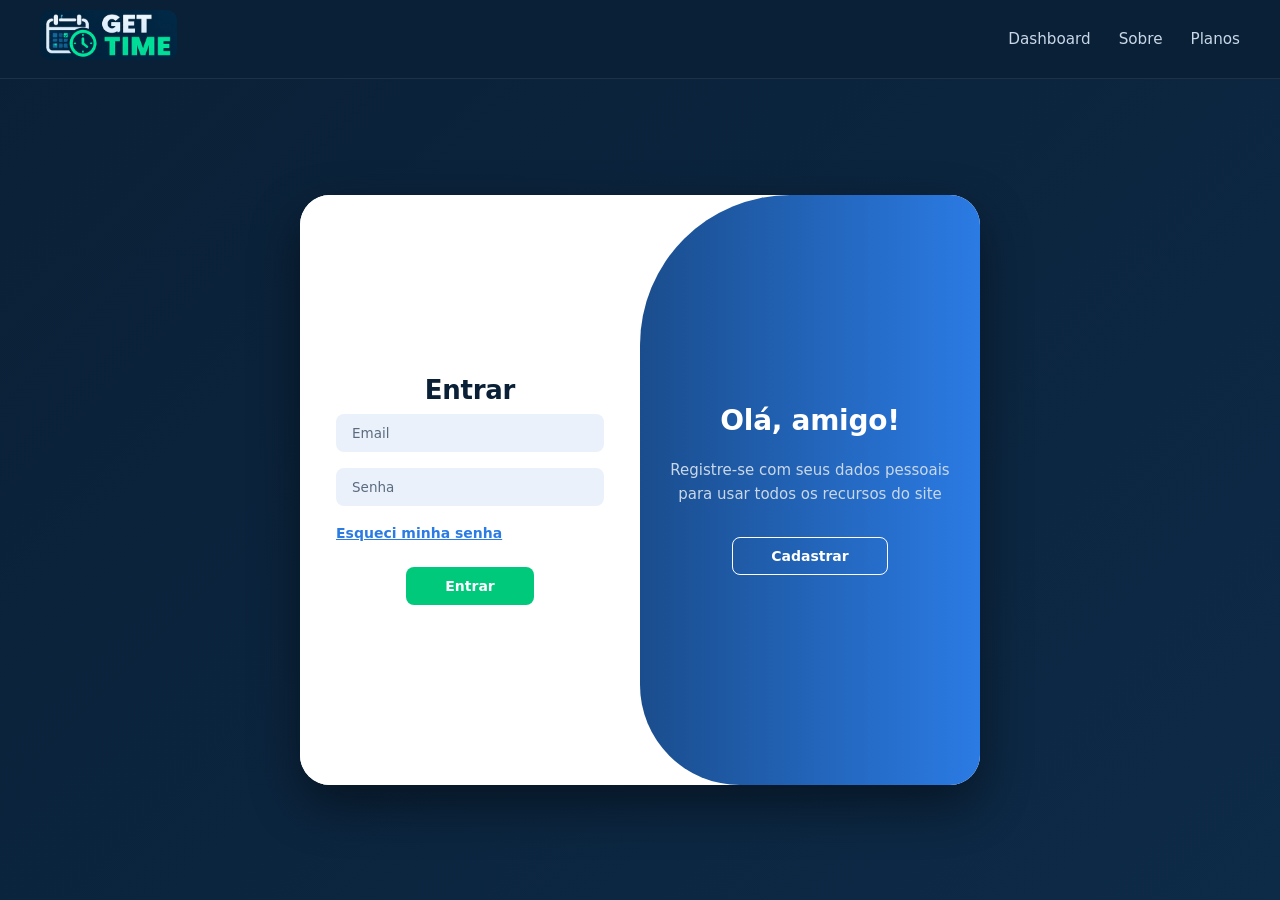
<file: login.html>
<!DOCTYPE html>
<html lang="pt-BR">

<head>
    <meta charset="UTF-8">
    <meta name="viewport" content="width=device-width, initial-scale=1.0">
    <link rel="stylesheet" href="https://cdnjs.cloudflare.com/ajax/libs/font-awesome/6.5.1/css/all.min.css">
    <link href="https://fonts.googleapis.com/css2?family=Montserrat:wght@300;400;500;600;700&display=swap" rel="stylesheet">
    <link rel="stylesheet" href="css/stylesCadastro.css">


    <script defer src="js/comum.js"></script>
    <script defer src="js/cadastro.js"></script>
    <title>Login Page</title>
</head>

<body>
    <header class="topo">
        <div class="logo">
            <a href="index.html" style="display:inline-block;line-height:0"><img class="logo-img" src="[data-uri]" alt="GET TIME" width="137" height="50" style="height:50px;width:auto;display:block;border-radius:10px"></a>
        </div>

        <aside class="sidebar">
            <h2>Gestão Integrada Pro</h2>
            <nav>
                <a href="index.html">Dashboard</a>
                <a href="sobre.html">Sobre</a>
                <a href="planos.html">Planos</a>
            </nav>
        </aside>
    </header>

    <div class="container" id="container">
        <div class="form-container sign-up">
            <form id="form-cadastro">
                <h1>Criar Conta</h1>
                <input type="text" placeholder="Nome">
                <input type="email" placeholder="E-mail">
                <input type="password" placeholder="Senha">
                <button>Cadastrar</button>
            </form>
        </div>

        <div class="form-container sign-in">
            <form id="form-login">
                <h1>Entrar</h1>
                <input type="email" placeholder="Email">
                <input type="password" placeholder="Senha">
                <a href="recuperar-senha.html" id="esqueci-senha" class="link-esqueci">Esqueci minha senha</a>
                <button>Entrar</button>
            </form>
        </div>

        <div class="toggle-container">
            <div class="toggle">
                <div class="toggle-panel toggle-left">
                    <h1>Bem vindo de volta!</h1>
                    <p>Insira seus dados pessoais para usar todos os recursos do site</p>
                    <button class="hidden" id="login">Entrar</button>
                </div>
                <div class="toggle-panel toggle-right">
                    <h1>Olá, amigo!</h1>
                    <p>Registre-se com seus dados pessoais para usar todos os recursos do site</p>
                    <button class="hidden" id="register">Cadastrar</button>
                </div>
            </div>
        </div>
    </div>
</body>

</html>
</file>
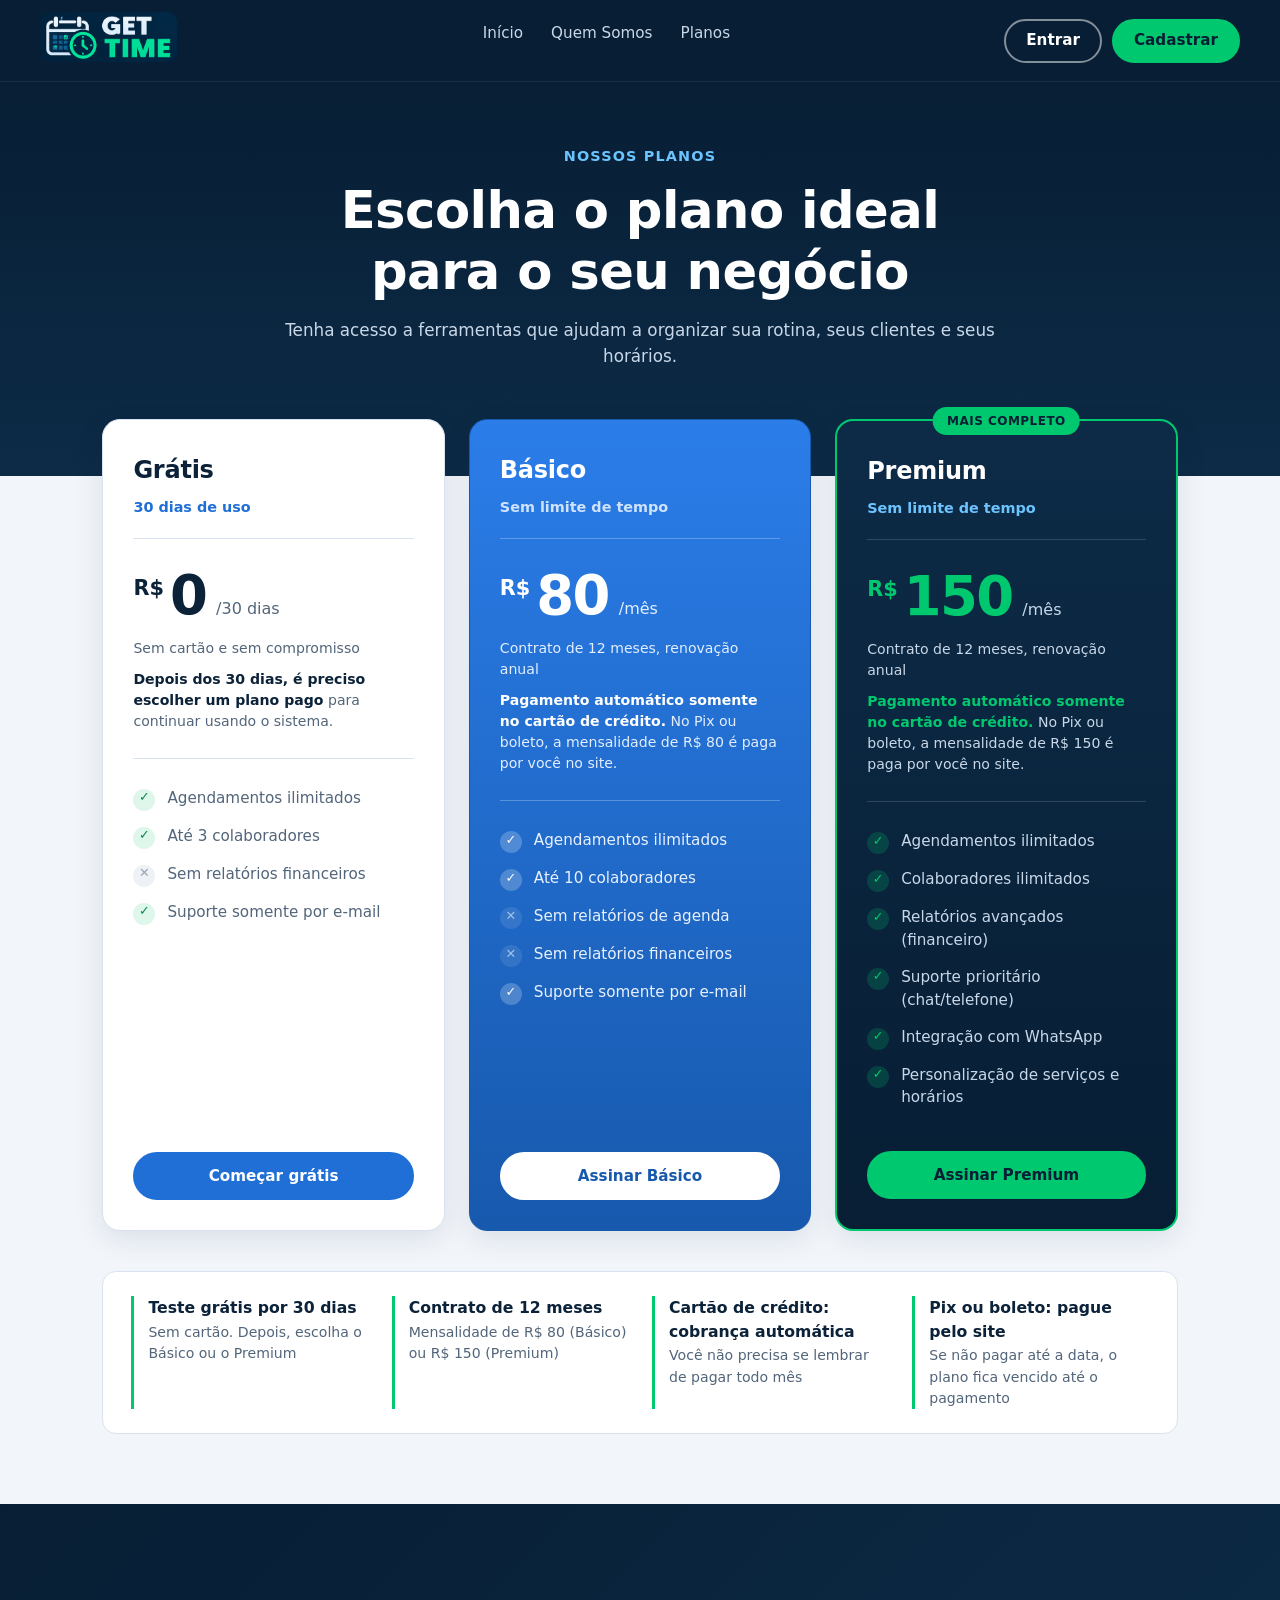
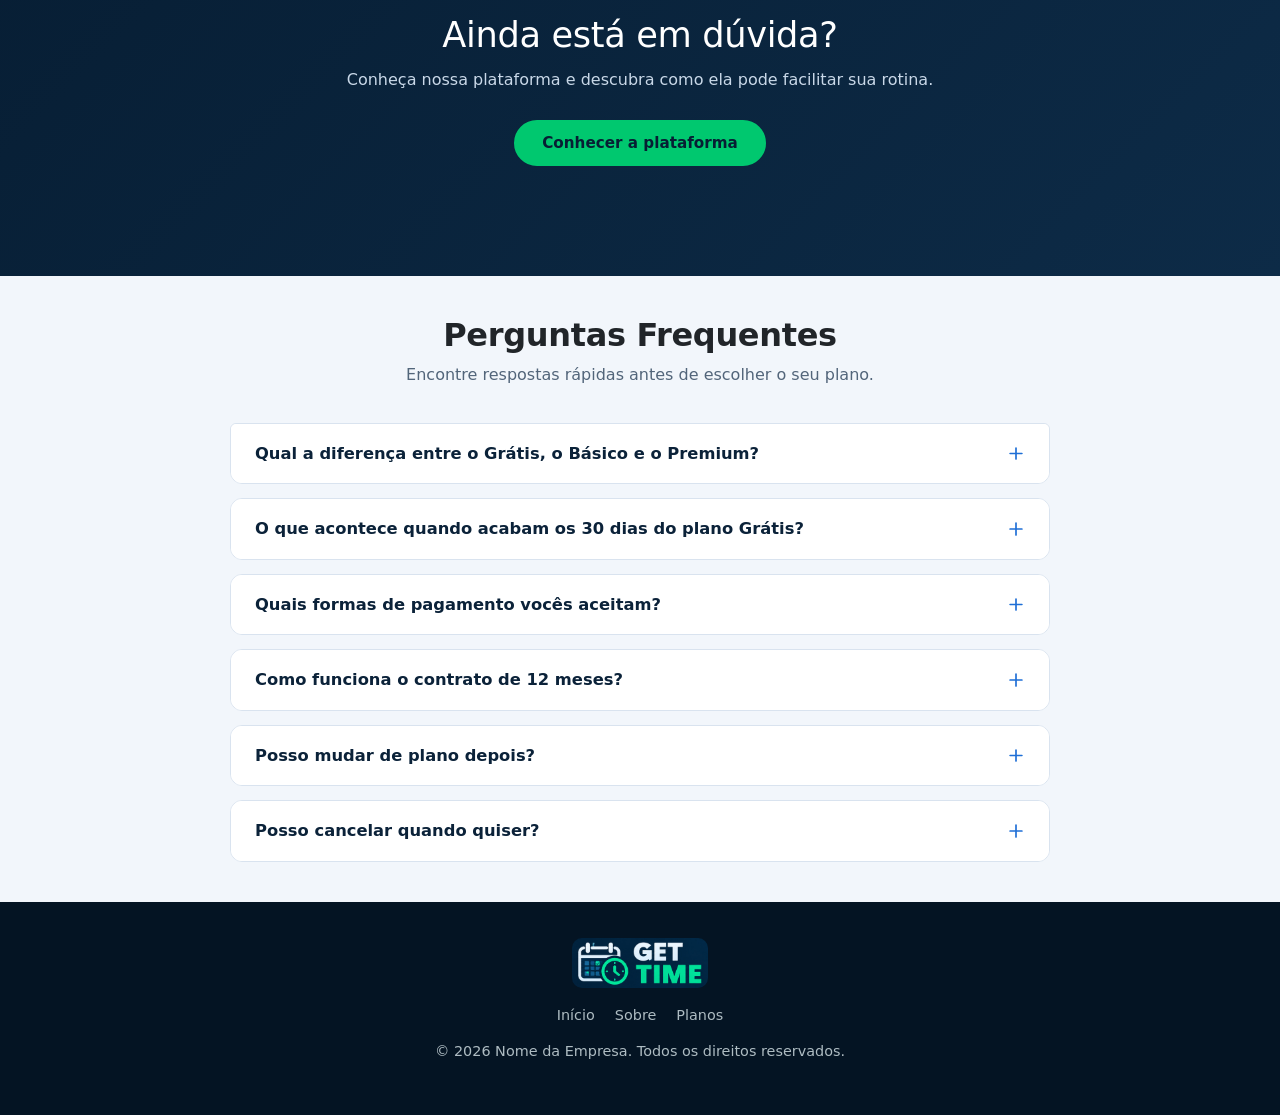
<file: planos.html>
<!DOCTYPE html>
<html lang="pt-BR">

<head>
    <meta charset="UTF-8">
    <meta name="viewport" content="width=device-width, initial-scale=1.0">
    <title>Planos - GET TIME</title>
    <link rel="stylesheet" href="css/stylesPlanos.css">
    <link href="https://cdn.jsdelivr.net/npm/bootstrap@5.3.8/dist/css/bootstrap.min.css" rel="stylesheet"
        integrity="sha384-sRIl4kxILFvY47J16cr9ZwB07vP4J8+LH7qKQnuqkuIAvNWLzeN8tE5YBujZqJLB" crossorigin="anonymous">
</head>

<body>

    <header class="topo">
        <div class="logo">
            <a href="index.html" style="display:inline-block;line-height:0"><img class="logo-img" src="[data-uri]" alt="GET TIME" width="137" height="50" style="height:50px;width:auto;display:block;border-radius:10px"></a>
        </div>

        <nav class="menu">
            <ul class="menu-lista">
                <li><a href="index.html">Início</a></li>
                <li><a href="sobre.html">Quem Somos</a></li>
                <li><a href="planos.html">Planos</a></li>
            </ul>
        </nav>

        <div class="menu-acoes">
            <a href="cadastro.html?modo=entrar" class="botao secundario">Entrar</a>
            <a href="cadastro.html?modo=cadastro" class="botao primario">Cadastrar</a>
        </div>
    </header>

    <main>

        <!-- =========================
             INTRODUÇÃO DOS PLANOS
        ========================== -->
        <section class="planos">
            <div class="planos-intro">
                <p class="subtitulo">NOSSOS PLANOS</p>
                <h1>Escolha o plano ideal para o seu negócio</h1>
                <p>
                    Tenha acesso a ferramentas que ajudam
                    a organizar sua rotina, seus clientes
                    e seus horários.
                </p>
            </div>



            <!-- =========================
                CARDS DE PLANOS
            ========================== -->

            <div class="planos-grade">
                <!-- Plano Grátis -->
                <div class="plano-card free">
                    <h2>Grátis</h2>
                    <p class="limite">30 dias de uso</p>

                    <div class="plano-preco-bloco">
                        <p class="plano-preco" data-preco-plano="FREE">
                            <span class="preco-moeda">R$</span><span class="preco-valor">0</span><span
                                class="preco-periodo">/30 dias</span>
                        </p>
                        <p class="plano-contrato">Sem cartão e sem compromisso</p>
                        <p class="plano-pagamento"><strong>Depois dos 30 dias, é preciso escolher um plano pago</strong> para continuar usando o sistema.</p>
                    </div>

                    <ul class="plano-lista">
                        <li><span class="icon check">✔️</span> Agendamentos ilimitados</li>
                        <li><span class="icon check">✔️</span> Até 3 colaboradores</li>
                        <li><span class="icon cross">❌</span> Sem relatórios financeiros</li>
                        <li><span class="icon check">✔️</span> Suporte somente por e-mail</li>
                    </ul>
                    <a href="cadastro.html?modo=cadastro" data-plano="gratis"
                        class="botao primario">Começar grátis</a>
                </div>

                <!-- Plano Básico -->
                <div class="plano-card basico">
                    <h2>Básico</h2>
                    <p class="limite">Sem limite de tempo</p>

                    <div class="plano-preco-bloco">
                        <p class="plano-preco" data-preco-plano="BASICO">
                            <span class="preco-moeda">R$</span><span class="preco-valor">80</span><span
                                class="preco-periodo">/mês</span>
                        </p>
                        <p class="plano-contrato">Contrato de 12 meses, renovação anual</p>
                        <p class="plano-pagamento"><strong>Pagamento automático somente no cartão de crédito.</strong> No Pix ou boleto, a mensalidade de R$ 80 é paga por você no site.</p>
                    </div>

                    <ul class="plano-lista">
                        <li><span class="icon check">✔️</span> Agendamentos ilimitados</li>
                        <li><span class="icon check">✔️</span> Até 10 colaboradores</li>
                        <li><span class="icon cross">❌</span> Sem relatórios de agenda</li>
                        <li><span class="icon cross">❌</span> Sem relatórios financeiros</li>
                        <li><span class="icon check">✔️</span> Suporte somente por e-mail</li>
                    </ul>
                    <a href="cadastro.html?modo=cadastro&plano=basico" data-plano="basico"
                        class="botao primario">Assinar Básico</a>
                </div>

                <!-- Plano Premium -->
                <div class="plano-card premium destaque">
                    <p class="plano-selo">MAIS COMPLETO</p>
                    <h2>Premium</h2>
                    <p class="limite">Sem limite de tempo</p>

                    <div class="plano-preco-bloco">
                        <p class="plano-preco" data-preco-plano="PREMIUM">
                            <span class="preco-moeda">R$</span><span class="preco-valor">150</span><span
                                class="preco-periodo">/mês</span>
                        </p>
                        <p class="plano-contrato">Contrato de 12 meses, renovação anual</p>
                        <p class="plano-pagamento"><strong>Pagamento automático somente no cartão de crédito.</strong> No Pix ou boleto, a mensalidade de R$ 150 é paga por você no site.</p>
                    </div>

                    <ul class="plano-lista">
                        <li><span class="icon check">✔️</span> Agendamentos ilimitados</li>
                        <li><span class="icon check">✔️</span> Colaboradores ilimitados</li>
                        <li><span class="icon check">✔️</span> Relatórios avançados (financeiro)</li>
                        <li><span class="icon check">✔️</span> Suporte prioritário (chat/telefone)</li>
                        <li><span class="icon check">✔️</span> Integração com WhatsApp</li>
                        <li><span class="icon check">✔️</span> Personalização de serviços e horários</li>
                    </ul>
                    <a href="cadastro.html?modo=cadastro&plano=premium" data-plano="premium"
                        class="botao primario">Assinar Premium</a>
                </div>
            </div>

            <!-- Rodapé da seção de planos -->

            <div class="planos-rodape">
                <div class="rodape-item">
                    <strong>Teste grátis por 30 dias</strong>
                    <span>Sem cartão. Depois, escolha o Básico ou o Premium</span>
                </div>
                <div class="rodape-item">
                    <strong>Contrato de 12 meses</strong>
                    <span>Mensalidade de R$ 80 (Básico) ou R$ 150 (Premium)</span>
                </div>
                <div class="rodape-item">
                    <strong>Cartão de crédito: cobrança automática</strong>
                    <span>Você não precisa se lembrar de pagar todo mês</span>
                </div>
                <div class="rodape-item">
                    <strong>Pix ou boleto: pague pelo site</strong>
                    <span>Se não pagar até a data, o plano fica vencido até o pagamento</span>
                </div>
            </div>


            <!-- =========================
             CHAMADA FINAL
        ========================== -->
            <section class="chamada">
                <h2>Ainda está em dúvida?</h2>
                <p>Conheça nossa plataforma e descubra como ela pode facilitar sua rotina.</p>
                <a href="sobre.html" class="botao primario">Conhecer a plataforma</a>
            </section>


            <!-- =========================
     PERGUNTAS FREQUENTES
========================== -->
            <section class="faq" id="faq">
                <div class="faq-intro">

                    <h2>Perguntas Frequentes</h2>
                    <p>Encontre respostas rápidas antes de escolher o seu plano.</p>
                </div>

                <div class="accordion" id="accordionPlanos">

                    <div class="accordion-item">
                        <h3 class="accordion-header">
                            <button class="accordion-button collapsed" type="button" data-bs-toggle="collapse"
                                data-bs-target="#plano-tres" aria-expanded="false" aria-controls="plano-tres">
                                Qual a diferença entre o Grátis, o Básico e o Premium?
                            </button>
                        </h3>
                        <div id="plano-tres" class="accordion-collapse collapse" data-bs-parent="#accordionPlanos">
                            <div class="accordion-body">
                                O Grátis é um teste de 30 dias, com até 3 colaboradores e suporte somente por
                                e-mail. O Básico atende até 10 colaboradores, também com suporte por e-mail. O Premium
                                inclui colaboradores ilimitados, relatórios financeiros avançados, suporte
                                prioritário por chat e telefone, integração com WhatsApp e personalização
                                de serviços e horários.
                            </div>
                        </div>
                    </div>

                    <div class="accordion-item">
                        <h3 class="accordion-header">
                            <button class="accordion-button collapsed" type="button" data-bs-toggle="collapse"
                                data-bs-target="#plano-gratis" aria-expanded="false" aria-controls="plano-gratis">
                                O que acontece quando acabam os 30 dias do plano Grátis?
                            </button>
                        </h3>
                        <div id="plano-gratis" class="accordion-collapse collapse" data-bs-parent="#accordionPlanos">
                            <div class="accordion-body">
                                Quando o período grátis termina, o sistema mostra um aviso pedindo para você trocar
                                de plano. Enquanto o plano não for escolhido, não é possível criar novos agendamentos
                                nem cadastrar colaboradores. Seus dados continuam guardados e você volta a usar tudo
                                assim que contratar o Básico ou o Premium.
                            </div>
                        </div>
                    </div>

                    <div class="accordion-item">
                        <h3 class="accordion-header">
                            <button class="accordion-button collapsed" type="button" data-bs-toggle="collapse"
                                data-bs-target="#plano-pagamento" aria-expanded="false" aria-controls="plano-pagamento">
                                Quais formas de pagamento vocês aceitam?
                            </button>
                        </h3>
                        <div id="plano-pagamento" class="accordion-collapse collapse" data-bs-parent="#accordionPlanos">
                            <div class="accordion-body">
                                Aceitamos cartão de crédito, Pix e boleto. A mensalidade é de R$ 80 no Básico e R$ 150 no Premium, com contrato de 12 meses. No cartão de crédito, a cobrança é automática todo mês. No Pix ou boleto, você paga a mensalidade pelo site; se não pagar até a data, o plano fica vencido e alguns recursos ficam restritos até o pagamento.
                            </div>
                        </div>
                    </div>

                    <div class="accordion-item">
                        <h3 class="accordion-header">
                            <button class="accordion-button collapsed" type="button" data-bs-toggle="collapse"
                                data-bs-target="#plano-contrato" aria-expanded="false" aria-controls="plano-contrato">
                                Como funciona o contrato de 12 meses?
                            </button>
                        </h3>
                        <div id="plano-contrato" class="accordion-collapse collapse" data-bs-parent="#accordionPlanos">
                            <div class="accordion-body">
                                Os planos Básico e Premium têm contrato de 12 meses, com renovação anual.
                                Avisamos você com antecedência antes da renovação, para que você decida se
                                quer continuar, mudar de plano ou encerrar.
                            </div>
                        </div>
                    </div>

                    <div class="accordion-item">
                        <h3 class="accordion-header">
                            <button class="accordion-button collapsed" type="button" data-bs-toggle="collapse"
                                data-bs-target="#plano-dois" aria-expanded="false" aria-controls="plano-dois">
                                Posso mudar de plano depois?
                            </button>
                        </h3>
                        <div id="plano-dois" class="accordion-collapse collapse" data-bs-parent="#accordionPlanos">
                            <div class="accordion-body">
                                Sim. Você pode fazer upgrade do Básico para o Premium quando quiser, pela sua
                                conta. A mudança para um plano menor é feita na renovação do contrato.
                            </div>
                        </div>
                    </div>

                    <div class="accordion-item">
                        <h3 class="accordion-header">
                            <button class="accordion-button collapsed" type="button" data-bs-toggle="collapse"
                                data-bs-target="#plano-quatro" aria-expanded="false" aria-controls="plano-quatro">
                                Posso cancelar quando quiser?
                            </button>
                        </h3>
                        <div id="plano-quatro" class="accordion-collapse collapse" data-bs-parent="#accordionPlanos">
                            <div class="accordion-body">
                                Você tem 7 dias após a contratação para desistir, conforme o Código de Defesa do
                                Consumidor, com devolução do valor pago. Depois desse prazo, valem as condições
                                do contrato de 12 meses. O cancelamento é solicitado direto na sua conta.
                            </div>
                        </div>
                    </div>

                </div>
            </section>

    </main>

    <footer class="rodape">
        <div class="rodape-logo"><span style="display:inline-block;line-height:0"><img class="logo-img" src="[data-uri]" alt="GET TIME" width="137" height="50" style="height:50px;width:auto;display:block;border-radius:10px"></span></div>

        <nav class="rodape-links">
            <a href="index.html">Início</a>
            <a href="sobre.html">Sobre</a>
            <a href="planos.html">Planos</a>
        </nav>

        <p class="rodape-texto">&copy; 2026 Nome da Empresa. Todos os direitos reservados.</p>
    </footer>


    <!-- Todo o JavaScript do site está reunido em um único arquivo -->
    <script src="js/comum.js"></script>
    <script src="js/planos.js"></script>


    <script src="https://cdn.jsdelivr.net/npm/bootstrap@5.3.8/dist/js/bootstrap.bundle.min.js"
        integrity="sha384-FKyoEForCGlyvwx9Hj09JcYn3nv7wiPVlz7YYwJrWVcXK/BmnVDxM+D2scQbITxI"
        crossorigin="anonymous"></script>

</body>

</html>
</file>
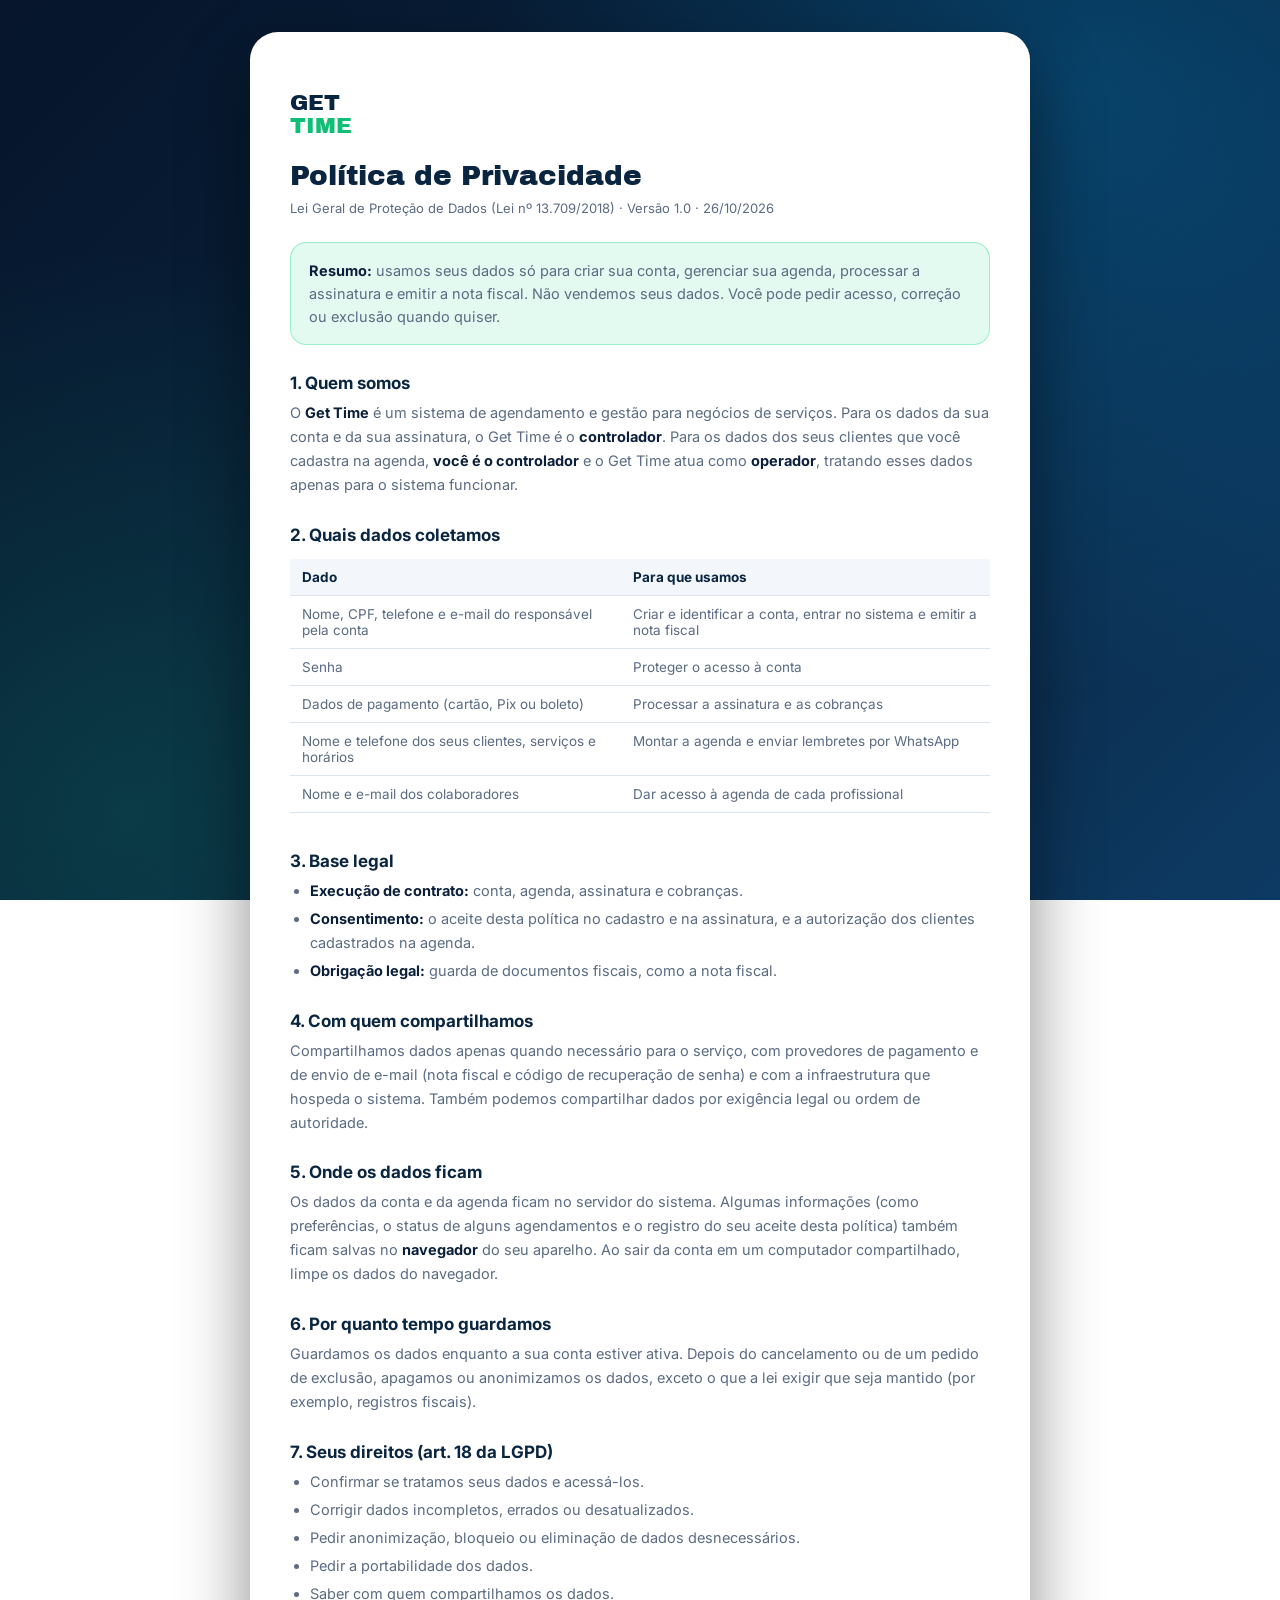
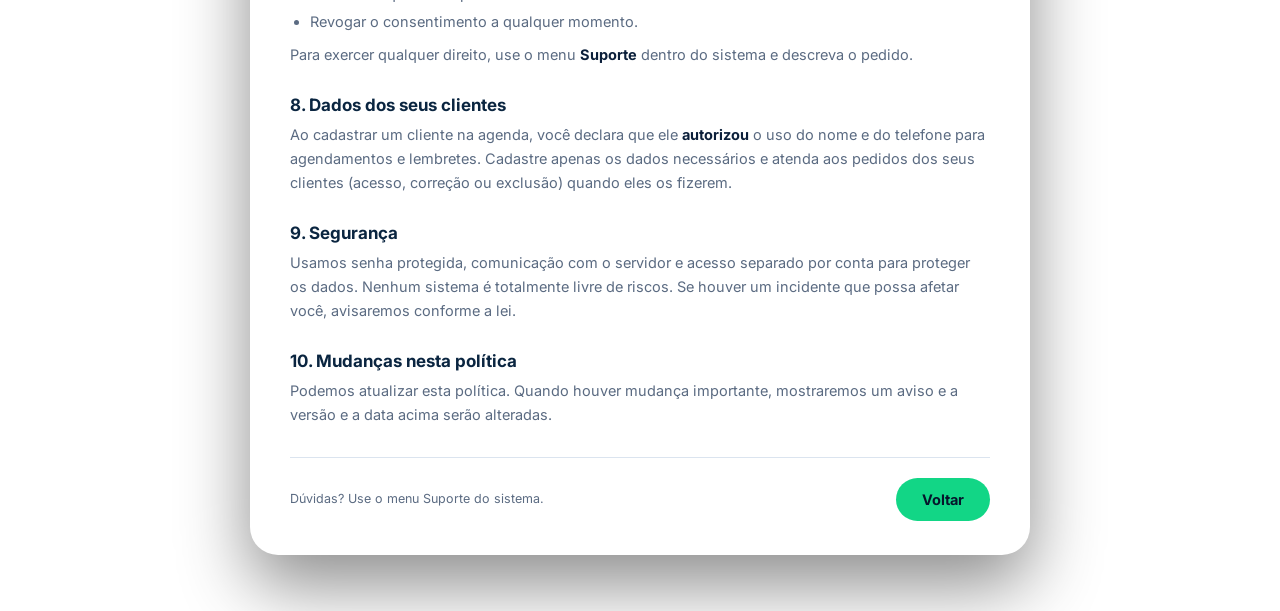
<file: privacidade.html>
<!DOCTYPE html>
<html lang="pt-BR">
<head>
<meta charset="UTF-8" />
<meta name="viewport" content="width=device-width, initial-scale=1" />
<title>Política de Privacidade (LGPD) | Get Time</title>
<link href="https://fonts.googleapis.com/css2?family=Archivo+Black&family=Inter:wght@400;500;600;700&display=swap" rel="stylesheet" />
<script>
  /* Se esta página estiver dentro do modal da agenda, marca o <html> para aplicar o layout embutido */
  if (window.parent !== window) document.documentElement.classList.add('embutido');
</script>
<link rel="stylesheet" href="css/stylesPrivacidade.css" />
</head>
<body>
  <main class="card">
    <br>
    <div class="logo">GET<span>TIME</span></div>
    <h1>Política de Privacidade</h1>
    <p class="versao">Lei Geral de Proteção de Dados (Lei nº 13.709/2018) · Versão 1.0 · 26/10/2026</p>

    <p class="resumo"><strong>Resumo:</strong> usamos seus dados só para criar sua conta, gerenciar sua agenda, processar a assinatura e emitir a nota fiscal. Não vendemos seus dados. Você pode pedir acesso, correção ou exclusão quando quiser.</p>

    <h2>1. Quem somos</h2>
    <p>O <strong>Get Time</strong> é um sistema de agendamento e gestão para negócios de serviços. Para os dados da sua conta e da sua assinatura, o Get Time é o <strong>controlador</strong>. Para os dados dos seus clientes que você cadastra na agenda, <strong>você é o controlador</strong> e o Get Time atua como <strong>operador</strong>, tratando esses dados apenas para o sistema funcionar.</p>

    <h2>2. Quais dados coletamos</h2>
    <div class="tabela">
      <table>
        <thead><tr><th>Dado</th><th>Para que usamos</th></tr></thead>
        <tbody>
          <tr><td>Nome, CPF, telefone e e-mail do responsável pela conta</td><td>Criar e identificar a conta, entrar no sistema e emitir a nota fiscal</td></tr>
          <tr><td>Senha</td><td>Proteger o acesso à conta</td></tr>
          <tr><td>Dados de pagamento (cartão, Pix ou boleto)</td><td>Processar a assinatura e as cobranças</td></tr>
          <tr><td>Nome e telefone dos seus clientes, serviços e horários</td><td>Montar a agenda e enviar lembretes por WhatsApp</td></tr>
          <tr><td>Nome e e-mail dos colaboradores</td><td>Dar acesso à agenda de cada profissional</td></tr>
        </tbody>
      </table>
    </div>

    <h2>3. Base legal</h2>
    <ul>
      <li><strong>Execução de contrato:</strong> conta, agenda, assinatura e cobranças.</li>
      <li><strong>Consentimento:</strong> o aceite desta política no cadastro e na assinatura, e a autorização dos clientes cadastrados na agenda.</li>
      <li><strong>Obrigação legal:</strong> guarda de documentos fiscais, como a nota fiscal.</li>
    </ul>

    <h2>4. Com quem compartilhamos</h2>
    <p>Compartilhamos dados apenas quando necessário para o serviço, com provedores de pagamento e de envio de e-mail (nota fiscal e código de recuperação de senha) e com a infraestrutura que hospeda o sistema. Também podemos compartilhar dados por exigência legal ou ordem de autoridade.</p>

    <h2>5. Onde os dados ficam</h2>
    <p>Os dados da conta e da agenda ficam no servidor do sistema. Algumas informações (como preferências, o status de alguns agendamentos e o registro do seu aceite desta política) também ficam salvas no <strong>navegador</strong> do seu aparelho. Ao sair da conta em um computador compartilhado, limpe os dados do navegador.</p>

    <h2>6. Por quanto tempo guardamos</h2>
    <p>Guardamos os dados enquanto a sua conta estiver ativa. Depois do cancelamento ou de um pedido de exclusão, apagamos ou anonimizamos os dados, exceto o que a lei exigir que seja mantido (por exemplo, registros fiscais).</p>

    <h2>7. Seus direitos (art. 18 da LGPD)</h2>
    <ul>
      <li>Confirmar se tratamos seus dados e acessá-los.</li>
      <li>Corrigir dados incompletos, errados ou desatualizados.</li>
      <li>Pedir anonimização, bloqueio ou eliminação de dados desnecessários.</li>
      <li>Pedir a portabilidade dos dados.</li>
      <li>Saber com quem compartilhamos os dados.</li>
      <li>Revogar o consentimento a qualquer momento.</li>
    </ul>
    <p>Para exercer qualquer direito, use o menu <strong>Suporte</strong> dentro do sistema e descreva o pedido.</p>

    <h2>8. Dados dos seus clientes</h2>
    <p>Ao cadastrar um cliente na agenda, você declara que ele <strong>autorizou</strong> o uso do nome e do telefone para agendamentos e lembretes. Cadastre apenas os dados necessários e atenda aos pedidos dos seus clientes (acesso, correção ou exclusão) quando eles os fizerem.</p>

    <h2>9. Segurança</h2>
    <p>Usamos senha protegida, comunicação com o servidor e acesso separado por conta para proteger os dados. Nenhum sistema é totalmente livre de riscos. Se houver um incidente que possa afetar você, avisaremos conforme a lei.</p>

    <h2>10. Mudanças nesta política</h2>
    <p>Podemos atualizar esta política. Quando houver mudança importante, mostraremos um aviso e a versão e a data acima serão alteradas.</p>

    <div class="rodape">
      <p class="nota">Dúvidas? Use o menu Suporte do sistema.</p>
      <a class="btn" href="agenda.html" onclick="if (window.parent !== window) { parent.postMessage('fechar-politica', '*'); } else if (window.opener) { window.close(); } else { history.back(); } return false;">Voltar</a>
    </div>
  </main>

  <script>
    /* Esc dentro da política também fecha o modal da agenda */
    document.addEventListener('keydown', (e) => {
      if (e.key === 'Escape' && window.parent !== window) parent.postMessage('fechar-politica', '*');
    });
  </script>
</body>
</html>
</file>
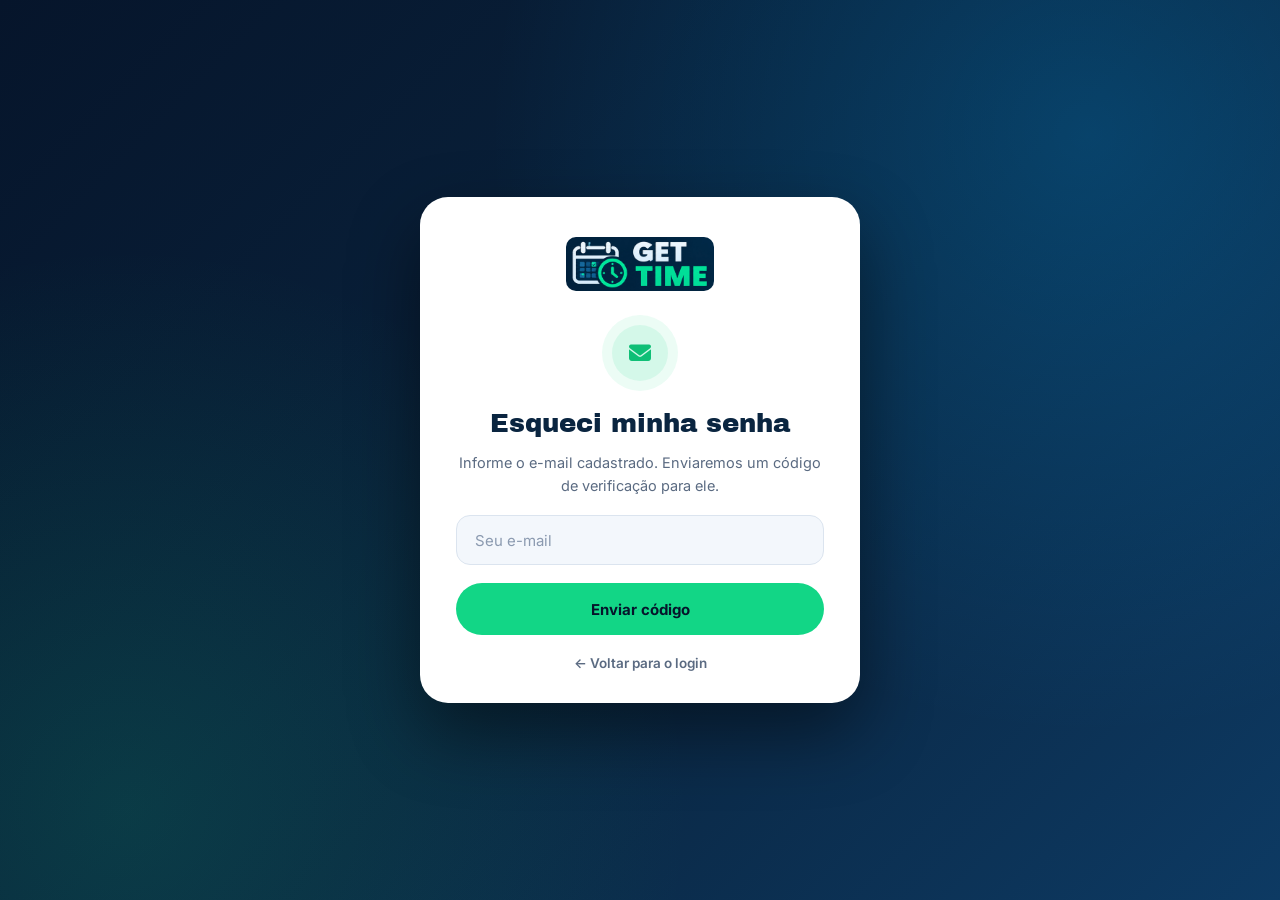
<file: recuperar-senha.html>
<!DOCTYPE html>
<html lang="pt-BR">

<head>
    <meta charset="UTF-8">
    <meta name="viewport" content="width=device-width, initial-scale=1.0">
    <link rel="stylesheet" href="https://cdnjs.cloudflare.com/ajax/libs/font-awesome/6.5.1/css/all.min.css">
    <link rel="stylesheet" href="css/stylesRecuperarSenha.css">
    <script defer src="js/comum.js"></script>
    <script defer src="js/recuperar-senha.js"></script>
    <title>Recuperar senha</title>
</head>

<body>
    <main class="pagina-recuperar">
        <div class="card-recuperar" id="card-recuperar">
            <div class="logo-recuperar"><span style="display:inline-block;line-height:0"><img class="logo-img" src="[data-uri]" alt="GET TIME" width="137" height="50" style="height:50px;width:auto;display:block;border-radius:10px"></span></div>

            <!-- Etapa 1: e-mail -->
            <form class="etapa ativa" id="etapa-email" novalidate>
                <h1>Esqueci minha senha</h1>
                <p>Informe o e-mail cadastrado. Enviaremos um código de verificação para ele.</p>
                <input type="email" id="rec-email" placeholder="Seu e-mail" maxlength="80" autocomplete="email" required>
                <button type="submit">Enviar código</button>
                <small class="msg" id="msg-email"></small>
                <a href="cadastro.html?modo=entrar" class="voltar-login">&larr; Voltar para o login</a>
            </form>

            <!-- Etapa 2: código -->
            <form class="etapa" id="etapa-codigo" novalidate hidden>
                <h1>Digite o código</h1>
                <p>Enviamos um código de 6 dígitos para <strong id="email-destino"></strong>.</p>
                <input type="text" id="rec-codigo" placeholder="000000" maxlength="6" inputmode="numeric" required>
                <button type="submit">Verificar código</button>
                <button type="button" class="link-btn" id="reenviar-codigo">Reenviar código</button>
                <small class="msg" id="msg-codigo"></small>
                <a href="cadastro.html?modo=entrar" class="voltar-login">&larr; Voltar para o login</a>
            </form>

            <!-- Etapa 3: nova senha -->
            <form class="etapa" id="etapa-senha" novalidate hidden>
                <h1>Nova senha</h1>
                <input type="password" id="rec-senha" placeholder="Nova senha" autocomplete="new-password" required>
                <input type="password" id="rec-senha2" placeholder="Confirmar nova senha" autocomplete="new-password" required>
                <small>Mínimo 8 caracteres, com 1 letra maiúscula, letras minúsculas e 1 símbolo.</small>
                <button type="submit">Salvar nova senha</button>
                <small class="msg" id="msg-senha"></small>
                <a href="cadastro.html?modo=entrar" class="voltar-login">&larr; Voltar para o login</a>
            </form>

        </div>
    </main>
</body>

</html>
</file>
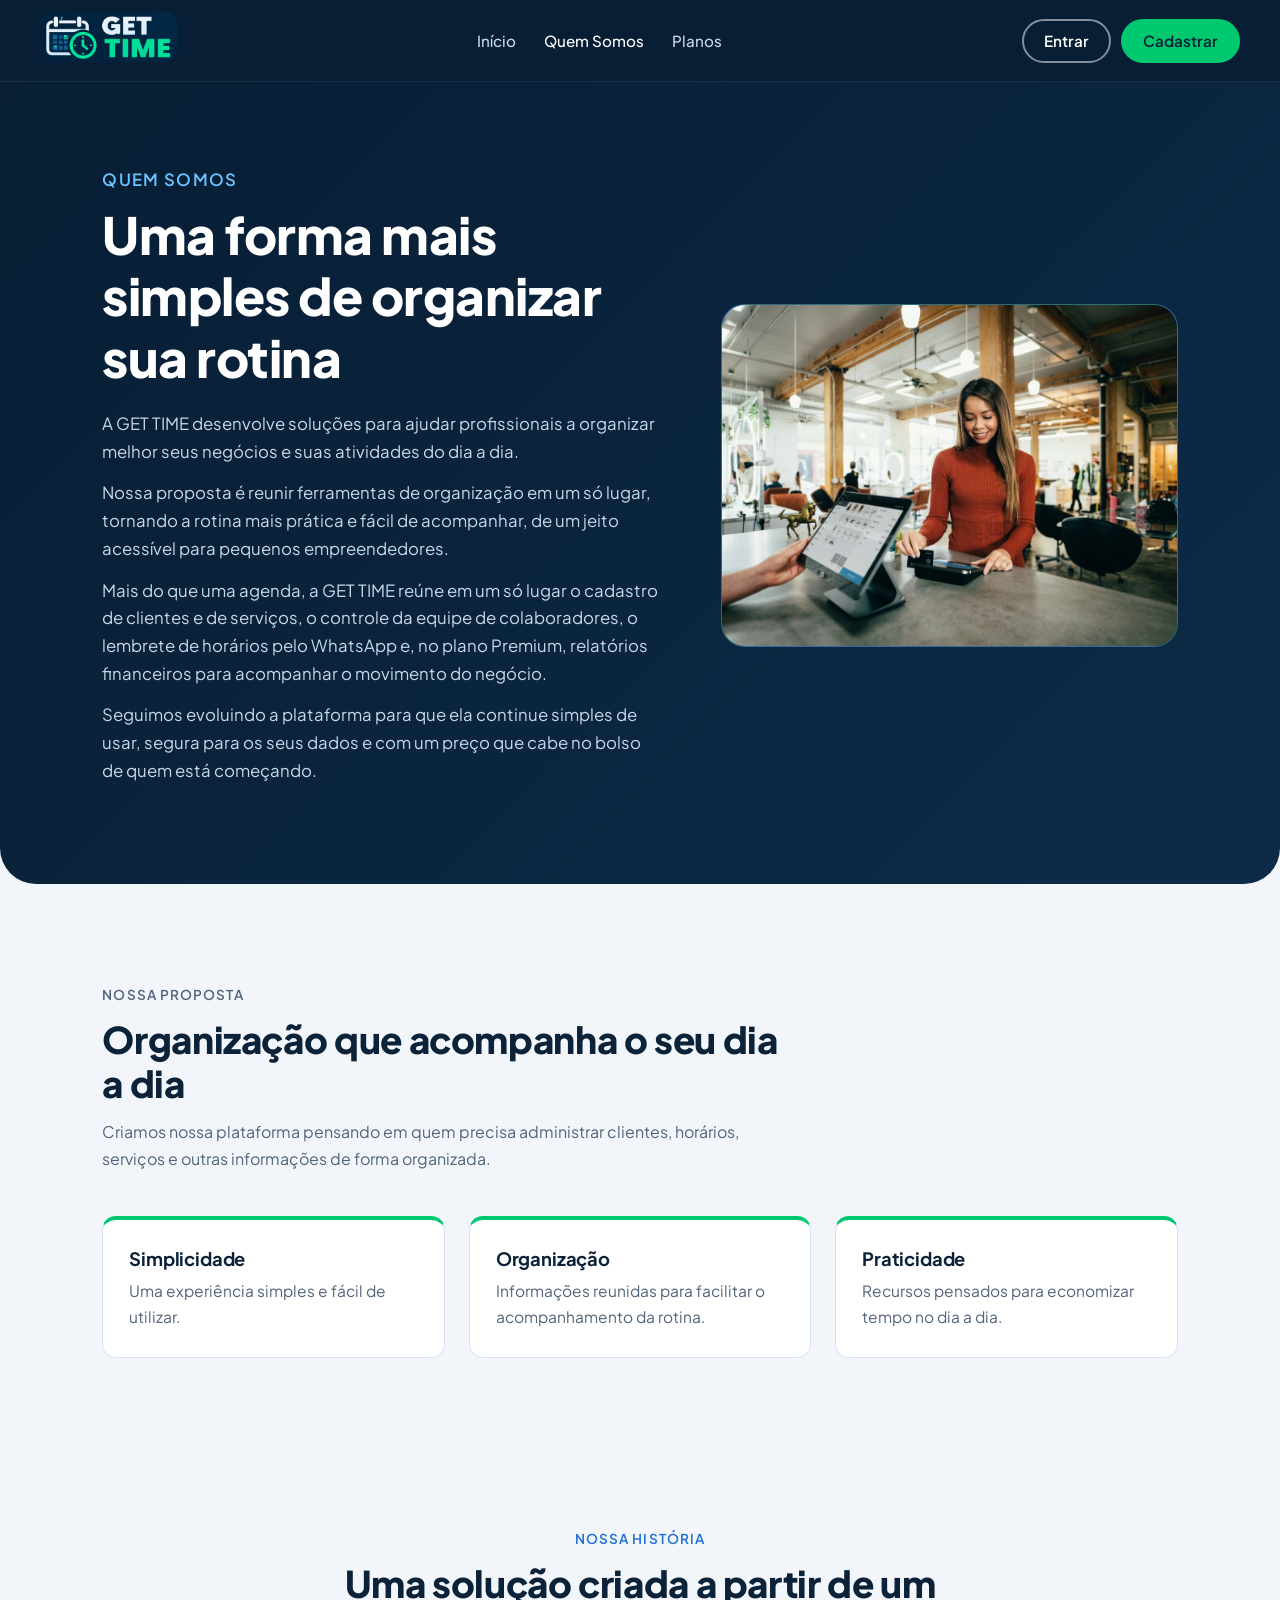
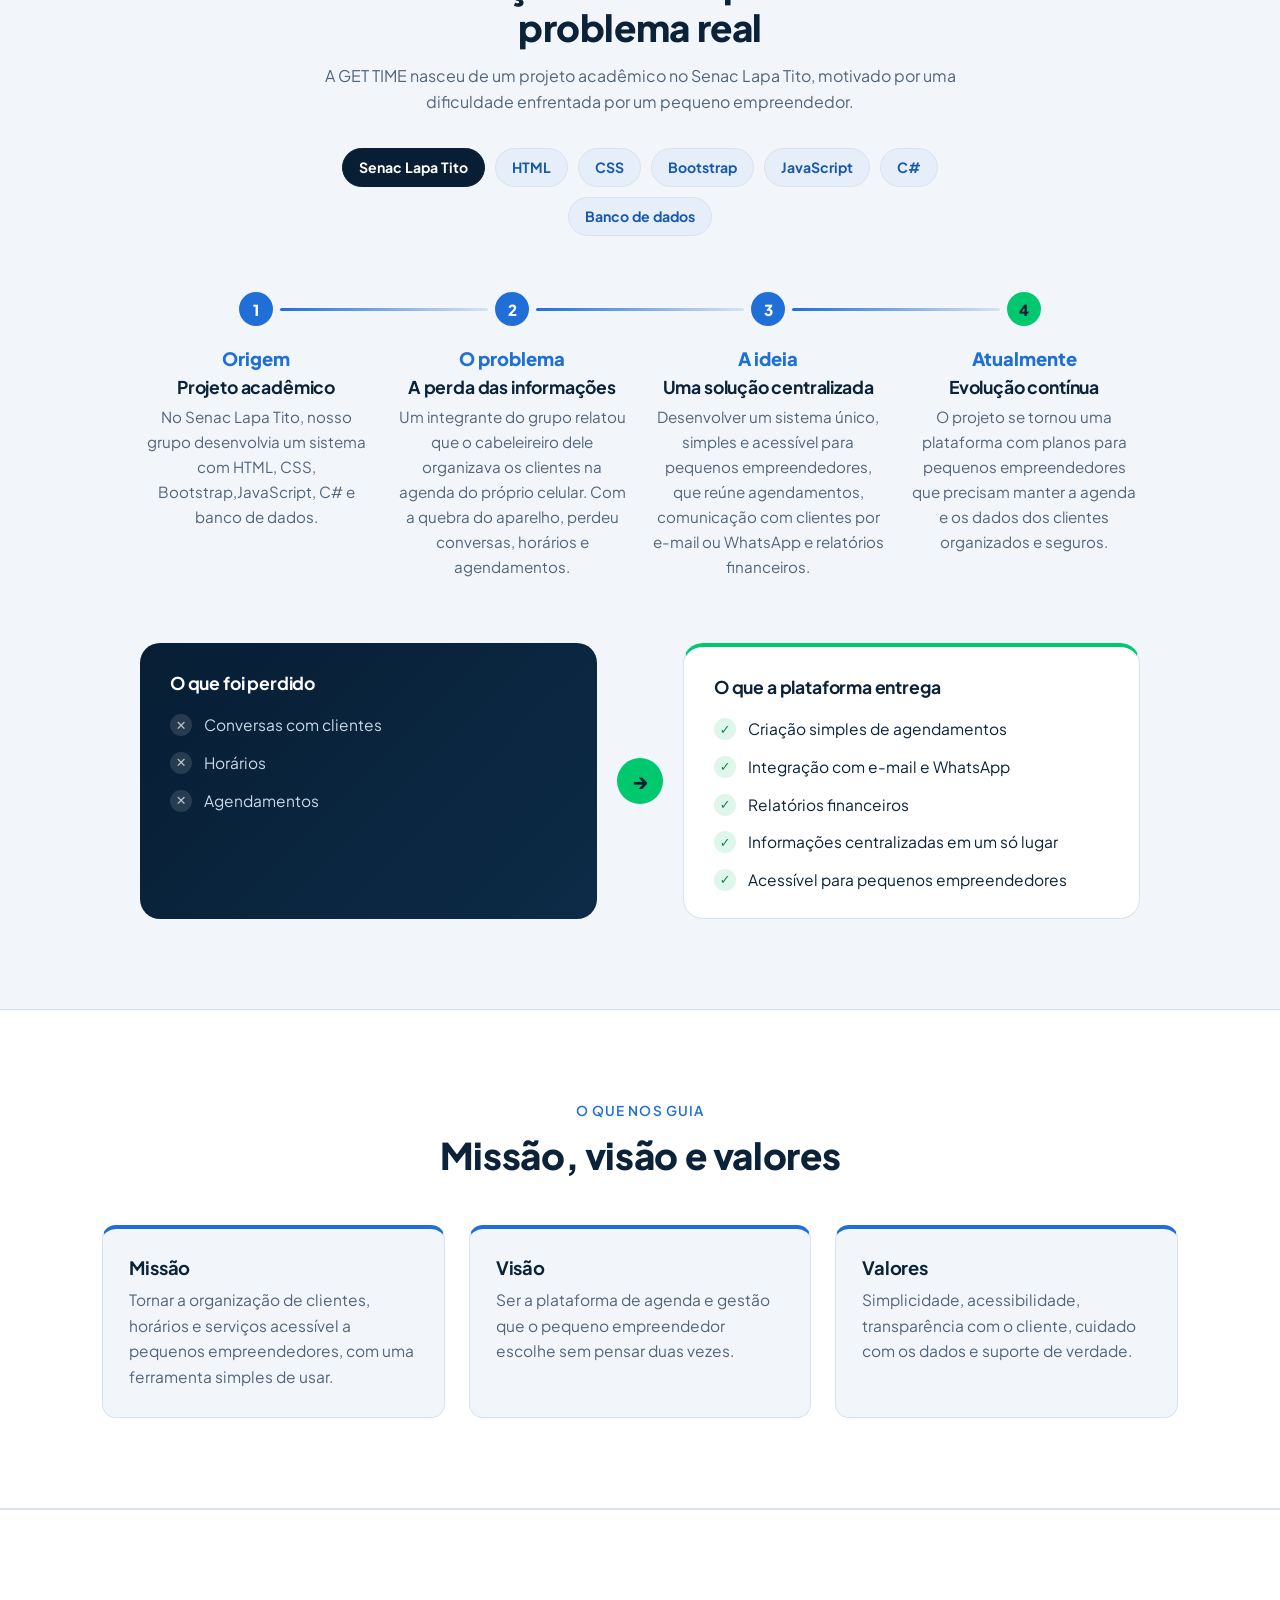
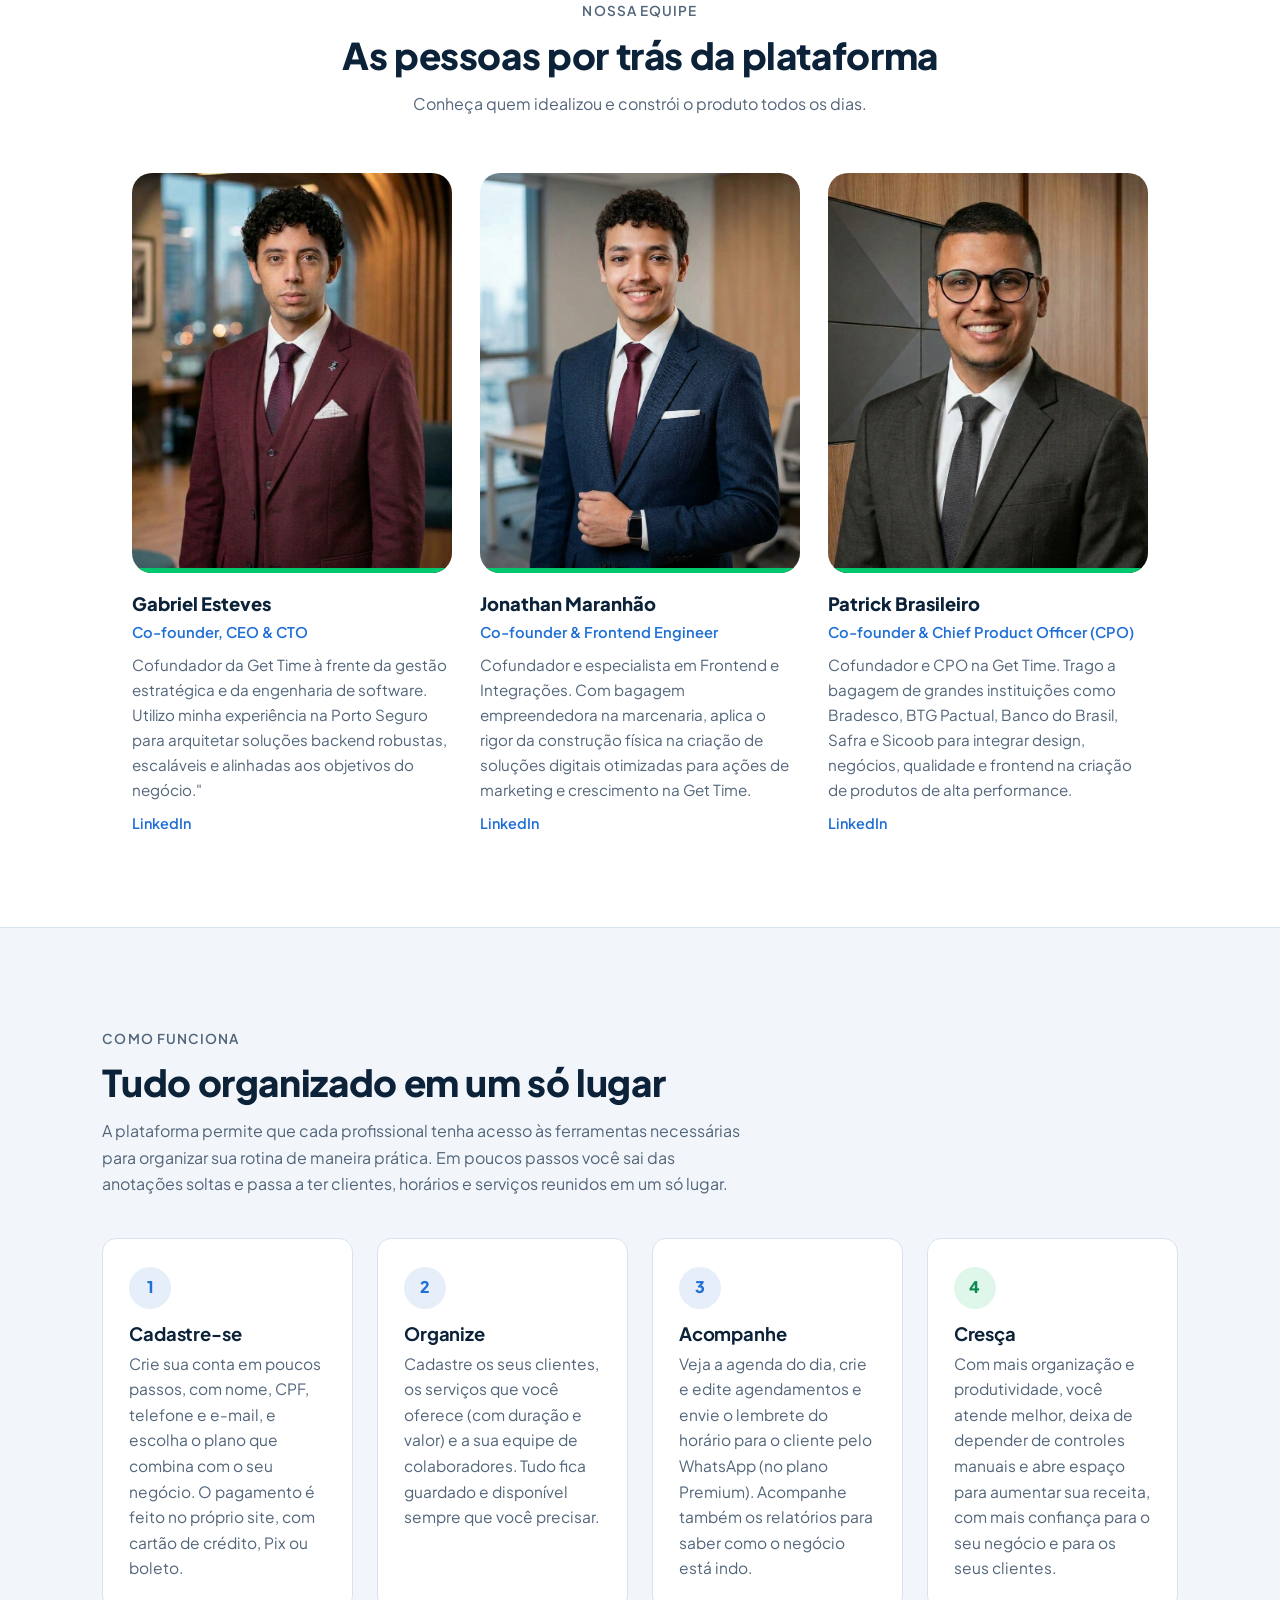
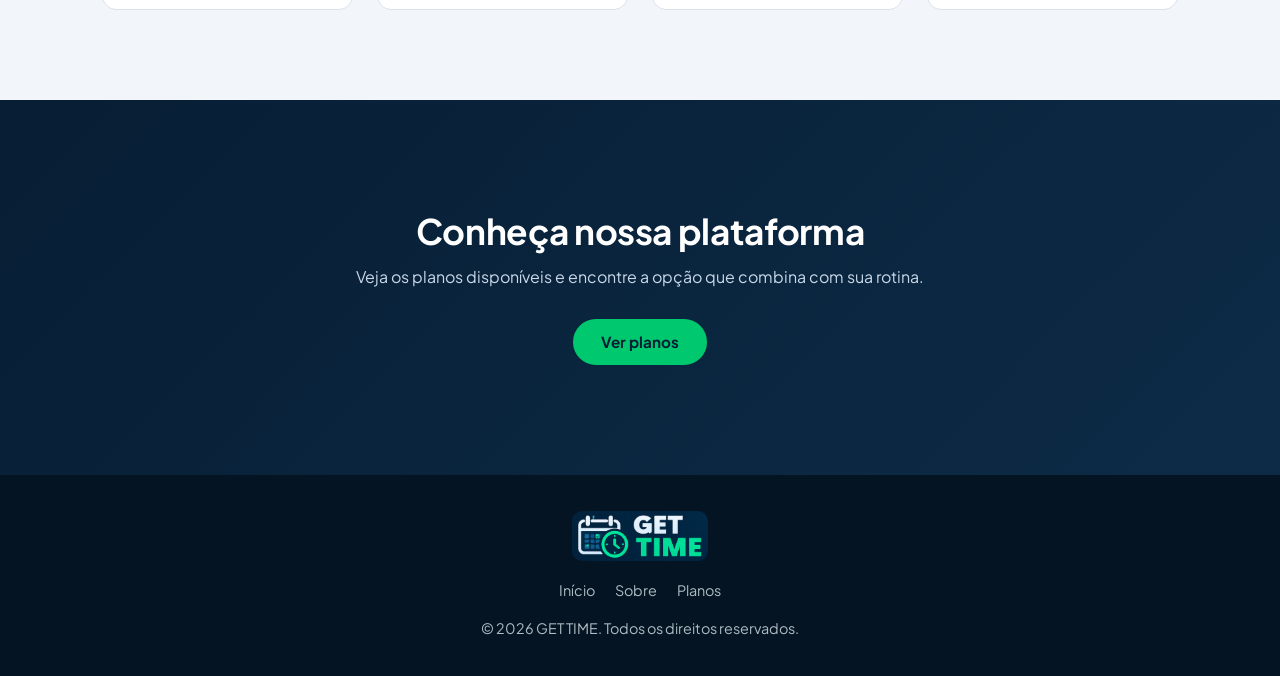
<file: sobre.html>
<!DOCTYPE html>
<html lang="pt-BR">

<head>
    <meta charset="UTF-8">
    <meta name="viewport" content="width=device-width, initial-scale=1.0">
    <title>Quem Somos - GET TIME</title>
    <link rel="stylesheet" href="css/stylesSobre.css">
</head>

<body>

    <!-- =========================
         CABEÇALHO / MENU
    ========================== -->
    <header class="topo">
        <div class="logo">
            <a href="index.html" style="display:inline-block;line-height:0"><img class="logo-img" src="[data-uri]" alt="GET TIME" width="137" height="50" style="height:50px;width:auto;display:block;border-radius:10px"></a>
        </div>

        <nav class="menu">
            <ul class="menu-lista">
                <li><a href="index.html">Início</a></li>
                <li><a href="sobre.html" class="ativo">Quem Somos</a></li>
                <li><a href="planos.html">Planos</a></li>
            </ul>
        </nav>

        <div class="menu-acoes">
            <a href="cadastro.html?modo=entrar" class="botao secundario">Entrar</a>
            <a href="cadastro.html?modo=cadastro" class="botao primario">Cadastrar</a>
        </div>
    </header>

    <main>

        <!-- =========================
             QUEM SOMOS
        ========================== -->
        <section class="sobre">
            <div class="sobre-texto">
                <p class="subtitulo">QUEM SOMOS</p>
                <h1>Uma forma mais simples de organizar sua rotina</h1>
                <p>
                    A GET TIME desenvolve soluções para ajudar profissionais
                    a organizar melhor seus negócios e suas atividades do dia a dia.
                </p>
                <p>
                    Nossa proposta é reunir ferramentas de organização em um só lugar,
                    tornando a rotina mais prática e fácil de acompanhar, de um jeito
                    acessível para pequenos empreendedores.
                </p>
                <p>
                    Mais do que uma agenda, a GET TIME reúne em um só lugar o cadastro de clientes
                    e de serviços, o controle da equipe de colaboradores, o lembrete de horários
                    pelo WhatsApp e, no plano Premium, relatórios financeiros para acompanhar o
                    movimento do negócio.
                </p>
                <p>
                    Seguimos evoluindo a plataforma para que ela continue simples de usar,
                    segura para os seus dados e com um preço que cabe no bolso de quem está
                    começando.
                </p>
            </div>

            <!-- Para usar uma foto:  -->
            
            <div class="sobre-img"><img src="img/pagamentoAgendamento.jpg" alt="agendamento sobre"></div> 
         
        </section>

        <!-- =========================
             NOSSA PROPOSTA
        ========================== -->
        <section class="proposta">
            <div class="proposta-intro">
                <p class="subtitulo">NOSSA PROPOSTA</p>
                <h2>Organização que acompanha o seu dia a dia</h2>
                <p>
                    Criamos nossa plataforma pensando em quem precisa administrar clientes,
                    horários, serviços e outras informações de forma organizada.
                </p>
            </div>

            <div class="proposta-grade">
                <div class="proposta-item">
                    <h3>Simplicidade</h3>
                    <p>Uma experiência simples e fácil de utilizar.</p>
                </div>

                <div class="proposta-item">
                    <h3>Organização</h3>
                    <p>Informações reunidas para facilitar o acompanhamento da rotina.</p>
                </div>

                <div class="proposta-item">
                    <h3>Praticidade</h3>
                    <p>Recursos pensados para economizar tempo no dia a dia.</p>
                </div>
            </div>
        </section>

        <!-- =========================
             NOSSA HISTÓRIA
             (origem, linha do tempo e "antes x depois")
        ========================== -->
        <section class="historia">
            <div class="secao-intro">
                <p class="subtitulo">NOSSA HISTÓRIA</p>
                <h2>Uma solução criada a partir de um problema real</h2>
                <p>A GET TIME nasceu de um projeto acadêmico no Senac Lapa Tito, motivado por uma dificuldade enfrentada por um pequeno empreendedor.</p>
            </div>

            <!-- Onde e com o quê nasceu -->
            <ul class="chips-origem" aria-label="Onde e com o que o projeto nasceu">
                <li>Senac Lapa Tito</li>
                <li>HTML</li>
                <li>CSS</li>
                <li>Bootstrap</li>
                <li>JavaScript</li>
                <li>C#</li>
                <li>Banco de dados</li>
            </ul>

            <!-- Linha do tempo -->
            <ol class="linha-tempo">
                <li class="marco">
                    <span class="marco-num">1</span>
                    <span class="marco-ano">Origem</span>
                    <h3>Projeto acadêmico</h3>
                    <p>No Senac Lapa Tito, nosso grupo desenvolvia um sistema com HTML, CSS, Bootstrap,JavaScript, C# e banco de dados.</p>
                </li>
                <li class="marco">
                    <span class="marco-num">2</span>
                    <span class="marco-ano">O problema</span>
                    <h3>A perda das informações</h3>
                    <p>Um integrante do grupo relatou que o cabeleireiro dele organizava os clientes na agenda do próprio celular. Com a quebra do aparelho, perdeu conversas, horários e agendamentos.</p>
                </li>
                <li class="marco">
                    <span class="marco-num">3</span>
                    <span class="marco-ano">A ideia</span>
                    <h3>Uma solução centralizada</h3>
                    <p>Desenvolver um sistema único, simples e acessível para pequenos empreendedores, que reúne agendamentos, comunicação com clientes por e-mail ou WhatsApp e relatórios financeiros.</p>
                </li>
                <li class="marco">
                    <span class="marco-num">4</span>
                    <span class="marco-ano">Atualmente</span>
                    <h3>Evolução contínua</h3>
                    <p>O projeto se tornou uma plataforma com planos para pequenos empreendedores que precisam manter a agenda e os dados dos clientes organizados e seguros.</p>
                </li>
            </ol>

            <!-- Antes x depois -->
            <div class="antes-depois">
                <div class="ad-bloco perdido">
                    <h3>O que foi perdido</h3>
                    <ul>
                        <li>Conversas com clientes</li>
                        <li>Horários</li>
                        <li>Agendamentos</li>
                    </ul>
                </div>

                <div class="ad-seta" aria-hidden="true">&rarr;</div>

                <div class="ad-bloco criado">
                    <h3>O que a plataforma entrega</h3>
                    <ul>
                        <li>Criação simples de agendamentos</li>
                        <li>Integração com e-mail e WhatsApp</li>
                        <li>Relatórios financeiros</li>
                        <li>Informações centralizadas em um só lugar</li>
                        <li>Acessível para pequenos empreendedores</li>
                    </ul>
                </div>
            </div>
        </section>

        <!-- =========================
             MISSÃO, VISÃO E VALORES
        ========================== -->
        <section class="mvv">
            <div class="secao-intro">
                <p class="subtitulo">O QUE NOS GUIA</p>
                <h2>Missão, visão e valores</h2>
            </div>

            <div class="cards-azuis">
                <div class="card-azul">
                    <h3>Missão</h3>
                    <p>Tornar a organização de clientes, horários e serviços acessível a pequenos empreendedores, com uma ferramenta simples de usar.</p>
                </div>
                <div class="card-azul">
                    <h3>Visão</h3>
                    <p>Ser a plataforma de agenda e gestão que o pequeno empreendedor escolhe sem pensar duas vezes.</p>
                </div>
                <div class="card-azul">
                    <h3>Valores</h3>
                    <p>Simplicidade, acessibilidade, transparência com o cliente, cuidado com os dados e suporte de verdade.</p>
                </div>
            </div>
        </section>

        <!-- =========================
             EQUIPE: FUNDADORES
             Para adicionar alguém, copie um bloco <article class="pessoa"> inteiro.
             Para trocar a foto, mude o src (coloque as fotos na pasta img/).
        ========================== -->
        <section class="equipe" id="equipe">
            <div class="equipe-intro">
                <p class="subtitulo">NOSSA EQUIPE</p>
                <h2>As pessoas por trás da plataforma</h2>
                <p>Conheça quem idealizou e constrói o produto todos os dias.</p>
            </div>

            <!-- ===== FUNDADORES ===== -->
            <div class="equipe-grupo fundadores">
                <div class="equipe-lista">

                    <article class="pessoa">
                        <div class="pessoa-foto">
                            <img src="img/grabriel-funder.jpg" alt="Gabriel Esteves">
                        </div>
                        <h4>Gabriel Esteves</h4>
                        <p class="cargo">Co-founder, CEO & CTO</p>
                        <p class="bio">Cofundador da Get Time à frente da gestão estratégica e da engenharia de software. Utilizo minha experiência na Porto Seguro para arquitetar soluções backend robustas, escaláveis e alinhadas aos objetivos do negócio."</p>
                        <a href="https://www.linkedin.com/in/gabriel-esteves-b4b312313/" class="contato" target="_blank" rel="noopener">LinkedIn</a>
                    </article>

                    <article class="pessoa">
                        <div class="pessoa-foto">
                            <img src="img/jhow-funder.jpg" alt="Jonathan Maranhão">
                        </div>
                        <h4>Jonathan Maranhão</h4>
                        <p class="cargo">Co-founder & Frontend Engineer</p>
                        <p class="bio">Cofundador e especialista em Frontend e Integrações. Com bagagem empreendedora na marcenaria, aplica o rigor da construção física na criação de soluções digitais otimizadas para ações de marketing e crescimento na Get Time.</p>
                        <a href="http://linkedin.com/in/jonathan-pinheiro-44a329398/" class="contato" target="_blank" rel="noopener">LinkedIn</a>
                    </article>

                    <article class="pessoa">
                        <div class="pessoa-foto">
                            <img src="img/patrick-founder.jpg" alt="Patrick Brasileiro">
                        </div>
                        <h4>Patrick Brasileiro</h4>
                        <p class="cargo">Co-founder & Chief Product Officer (CPO)</p>
                        <p class="bio">Cofundador e CPO na Get Time. Trago a bagagem de grandes instituições como Bradesco, BTG Pactual, Banco do Brasil, Safra e Sicoob para integrar design, negócios, qualidade e frontend na criação de produtos de alta performance.</p>
                        <a href="" class="contato" target="_blank" rel="noopener">LinkedIn</a>
                    </article>

                </div>
            </div>
        </section>

        <!-- =========================
             COMO FUNCIONA
        ========================== -->
        <section class="funciona">
            <p class="subtitulo">COMO FUNCIONA</p>
            <h2>Tudo organizado em um só lugar</h2>
            <p>
                A plataforma permite que cada profissional tenha acesso às ferramentas
                necessárias para organizar sua rotina de maneira prática.
                Em poucos passos você sai das anotações soltas e passa a ter clientes,
                horários e serviços reunidos em um só lugar.
            </p>

            <div class="etapas">
                <div class="etapa">
                    <span class="etapa-num">1</span>
                    <h3>Cadastre-se</h3>
                    <p>Crie sua conta em poucos passos, com nome, CPF, telefone e e-mail, e escolha o plano que combina com o seu negócio. O pagamento é feito no próprio site, com cartão de crédito, Pix ou boleto.</p>
                </div>

                <div class="etapa">
                    <span class="etapa-num">2</span>
                    <h3>Organize</h3>
                    <p>Cadastre os seus clientes, os serviços que você oferece (com duração e valor) e a sua equipe de colaboradores. Tudo fica guardado e disponível sempre que você precisar.</p>
                </div>

                <div class="etapa">
                    <span class="etapa-num">3</span>
                    <h3>Acompanhe</h3>
                    <p>Veja a agenda do dia, crie e edite agendamentos e envie o lembrete do horário para o cliente pelo WhatsApp (no plano Premium). Acompanhe também os relatórios para saber como o negócio está indo.</p>
                </div>

                <div class="etapa">
                    <span class="etapa-num">4</span>
                    <h3>Cresça</h3>
                    <p>Com mais organização e produtividade, você atende melhor, deixa de depender de controles manuais e abre espaço para aumentar sua receita, com mais confiança para o seu negócio e para os seus clientes.</p>
                </div>
            </div>
        </section>

        <!-- =========================
             CHAMADA FINAL
        ========================== -->
        <section class="chamada">
            <h2>Conheça nossa plataforma</h2>
            <p>Veja os planos disponíveis e encontre a opção que combina com sua rotina.</p>
            <a href="planos.html" class="botao primario">Ver planos</a>
        </section>
    </main>

    <!-- =========================
         RODAPÉ
    ========================== -->
    <footer class="rodape">
        <div class="rodape-logo"><span style="display:inline-block;line-height:0"><img class="logo-img" src="[data-uri]" alt="GET TIME" width="137" height="50" style="height:50px;width:auto;display:block;border-radius:10px"></span></div>

        <nav class="rodape-links">
            <a href="index.html">Início</a>
            <a href="sobre.html">Sobre</a>
            <a href="planos.html">Planos</a>
        </nav>

        <p class="rodape-texto">&copy; 2026 GET TIME. Todos os direitos reservados.</p>
    </footer>

</body>

</html>
</file>
<file: css/stylesIndex.css>
@import url('https://fonts.googleapis.com/css2?family=Montserrat:wght@300;400;500;600;700&display=swap');

/* @import url('https://fonts.googleapis.com/css2?family=Bebas+Neue&display=swap');

@import url('https://fonts.googleapis.com/css2?family=Plus+Jakarta+Sans:wght@400;500;600;700;800&display=swap'); */

/* =========================
   PALETA E BASE
========================= */
:root {
  --fundo: #f2f6fb;
  --superficie: #ffffff;
  --verde-suave: #e6eefa;
  --tinta: #0b2239;
  --tinta-suave: #52657a;
  --linha: #d9e3ef;
  --primaria: #1f6fd6;
  --primaria-escura: #1759ad;
  --estrela: #f2b134;
  --raio: 14px;
  --sombra: 0 4px 18px rgba(28, 43, 51, 0.06);
}

* {
  margin: 0;
  padding: 0;
  box-sizing: border-box;
}

html { scroll-behavior: smooth; }

body {
  font-family: 'Plus Jakarta Sans', system-ui, sans-serif;
  background: var(--fundo);
  color: var(--tinta);
  line-height: 1.65;
  overflow-x: hidden;
}

[hidden] { display: none !important; }

img { max-width: 100%; display: block; }

a:focus-visible, button:focus-visible {
  outline: 3px solid var(--primaria);
  outline-offset: 3px;
}

h1, h2, h3 { line-height: 1.2; letter-spacing: -0.01em; }

.subtitulo {
  font-size: 0.9rem;
  font-weight: 600;
  color: var(--primaria);
  letter-spacing: 0.08em;
  margin-bottom: 12px;
}

/* =========================
   BOTÕES
========================= */
.botao {
  display: inline-block;
  padding: 12px 26px;
  border-radius: 999px;
  font-weight: 600;
  font-size: 0.95rem;
  text-decoration: none;
  border: 2px solid var(--primaria);
  cursor: pointer;
  transition: background 0.2s, color 0.2s;
}

.botao.primario {
  background: var(--primaria);
  color: #fff;
}
.botao.primario:hover { background: var(--primaria-escura); border-color: var(--primaria-escura); }

.botao.secundario {
  background: transparent;
  color: var(--primaria);
}
.botao.secundario:hover { background: var(--verde-suave); }

/* =========================
   CABEÇALHO
========================= */
.topo {
  position: fixed;
  top: 0;
  left: 0;
  width: 100%;
  display: flex;
  justify-content: space-between;
  align-items: center;
  gap: 20px;
  padding: 12px 40px;
  background: rgba(255, 255, 255, 0.95);
  border-bottom: 1px solid var(--linha);
  z-index: 1000;
}

.topo .logo a {
  font-weight: 800;
  font-size: 1.1rem;
  line-height: 1.1;
  color: var(--primaria);
  text-decoration: none;
}

.sidebar h2 { display: none; }

.sidebar nav a {
  margin: 0 14px;
  text-decoration: none;
  color: var(--tinta-suave);
  font-weight: 500;
  font-size: 0.95rem;
}
.sidebar nav a:hover { color: var(--primaria); }

.menu-acoes { display: flex; gap: 10px; }
.menu-acoes .botao { padding: 8px 20px; }

main { padding-top: 76px; }

/* =========================
   BANNER
========================= */
.banner {
  display: flex;
  align-items: center;
  justify-content: space-between;
  gap: 40px;
  padding: 80px 8% 90px;
  background: linear-gradient(180deg, var(--verde-suave) 0%, var(--fundo) 100%);
}

.banner-texto { flex: 1; max-width: 640px; }

.banner-texto h1 {
  font-size: clamp(2rem, 4.5vw, 3.2rem);
  font-weight: 800;
  margin-bottom: 20px;
}

.banner-texto p { color: var(--tinta-suave); font-size: 1.1rem; }
.banner-texto .subtitulo { color: var(--primaria); margin-bottom: 12px; }

.banner-acoes { display: flex; flex-wrap: wrap; gap: 12px; margin-top: 30px; }

.banner-img { flex: 1; }
.banner-img:empty { display: none; }
.banner-img img { border-radius: var(--raio); box-shadow: var(--sombra); }

/* =========================
   RECURSOS
========================= */
.recursos {
  padding: 90px 8%;
  background: var(--superficie);
  text-align: center;
}

.recursos-intro { max-width: 720px; margin: 0 auto 50px; }
.recursos-intro h2 { font-size: clamp(1.7rem, 3vw, 2.3rem); margin-bottom: 14px; }
.recursos-intro p { color: var(--tinta-suave); }

.blocos-container {
  display: grid;
  grid-template-columns: repeat(auto-fit, minmax(230px, 1fr));
  gap: 22px;
}

.bloco {
  background: var(--fundo);
  border: 1px solid var(--linha);
  border-radius: var(--raio);
  padding: 30px 24px;
  text-align: left;
}

.bloco h3 { font-size: 1.1rem; font-weight: 700; color: var(--primaria); margin-bottom: 10px; }
.bloco p { font-size: 0.95rem; color: var(--tinta-suave); }

/* =========================
   DESTAQUE
========================= */
.destaque {
  display: flex;
  align-items: center;
  justify-content: space-between;
  flex-wrap: wrap;
  gap: 60px;
  padding: 90px 8%;
  background: var(--fundo);
}

.destaque-img:empty { display: none; }

.destaque-texto { flex: 1; min-width: 300px; max-width: 560px; }
.destaque-texto h2 { font-size: clamp(1.7rem, 3vw, 2.3rem); margin-bottom: 18px; }
.destaque-texto p { color: var(--tinta-suave); margin-bottom: 28px; }

.link-mais {
  display: inline-block;
  padding: 11px 24px;
  border-radius: 999px;
  background: var(--primaria);
  color: #fff;
  font-weight: 600;
  text-decoration: none;
  transition: background 0.2s;
}
.link-mais:hover { background: var(--primaria-escura); }

.chamada-imagem { flex: 1; min-width: 300px; }
.chamada-imagem img {
  width: 100%;
  max-width: 520px;
  margin-left: auto;
  border-radius: var(--raio);
  box-shadow: var(--sombra);
}

/* =========================
   DEPOIMENTOS
========================= */
.avaliacoes {
  text-align: center;
  background: var(--superficie);
 padding: 40px 8% 90px; 
 
}

.avaliacoes h2 { font-size: clamp(1.7rem, 3vw, 2.3rem); margin-bottom: 12px; }
.avaliacoes > p { color: var(--tinta-suave); max-width: 640px; margin: 0 auto 44px; }

.carousel-container { position: relative; width: 86%; margin: 0 auto; }

.carousel-track {
  display: flex;
  gap: 20px;
  overflow-x: auto;
  scroll-snap-type: x mandatory;
  scroll-behavior: smooth;
  scrollbar-width: none;          /* Firefox */
  -webkit-overflow-scrolling: touch;
}

.carousel-track::-webkit-scrollbar { display: none; } /* Chrome/Safari */

.card {
  flex: 0 0 calc((100% - 40px) / 3);
  scroll-snap-align: start;
  /* o resto do seu .card continua igual */
}

.card img {
  width: 64px;
  height: 64px;
  object-fit: cover;
  border-radius: 50%;
  margin-bottom: 14px;
}

.card h3 { font-size: 1.05rem; color: var(--tinta); }
.card .profissao { font-size: 0.85rem; font-weight: 600; color: var(--primaria); margin-bottom: 10px; }
.card p { font-size: 0.95rem; color: var(--tinta-suave); }

.carousel-btn {
  position: absolute;
  top: 50%;
  transform: translateY(-50%);
  width: 42px;
  height: 42px;
  display: grid;
  place-items: center;
  background: var(--superficie);
  color: var(--primaria);
  border: 1px solid var(--linha);
  border-radius: 50%;
  font-size: 22px;
  cursor: pointer;
  box-shadow: var(--sombra);
  z-index: 10;
  transition: background 0.2s, color 0.2s;
}
.carousel-btn:hover { background: var(--primaria); color: #fff; }
.carousel-btn:disabled { cursor: not-allowed; opacity: 0.4; }
.carousel-btn.prev { left: -56px; }
.carousel-btn.next { right: -56px; }




/* =========================
   CHAMADA FINAL
========================= */
.chamada {
  background: var(--primaria);
  color: #fff;
  text-align: center;
  padding: 80px 10%;
}

.chamada h2 { font-size: clamp(1.6rem, 3vw, 2.2rem); margin-bottom: 12px; }
.chamada p { color: #d6ece9; margin-bottom: 28px; }

.chamada .botao.primario {
  background: #fff;
  color: var(--primaria);
  border-color: #fff;
}
.chamada .botao.primario:hover { background: var(--verde-suave); border-color: var(--verde-suave); }

/* =========================
   RODAPÉ
========================= */
.rodape {
  text-align: center;
  padding: 36px 20px;
  background: var(--tinta);
  color: #aebcc2;
  font-size: 0.9rem;
}
.rodape-logo { color: #fff; font-weight: 800; font-size: 1.1rem; margin-bottom: 6px; }

/* =========================
   COOKIES
========================= */
.cookies {
  position: fixed;
  left: 20px;
  right: 20px;
  bottom: 20px;
  max-width: 720px;
  margin: 0 auto;
  display: flex;
  align-items: center;
  justify-content: space-between;
  flex-wrap: wrap;
  gap: 16px;
  padding: 18px 24px;
  background: var(--superficie);
  border: 1px solid var(--linha);
  border-radius: var(--raio);
  box-shadow: 0 8px 30px rgba(28, 43, 51, 0.15);
  z-index: 2000;
}
.cookies-texto h3 { font-size: 1rem; }
.cookies-texto p { font-size: 0.85rem; color: var(--tinta-suave); }
.cookies-acoes { display: flex; gap: 8px; }
.cookies .botao { padding: 8px 18px; font-size: 0.85rem; }

/* =========================
   RESPONSIVO
========================= */
@media (max-width: 900px) {
  .topo { padding: 10px 16px; flex-wrap: wrap; justify-content: center; }
  main { padding-top: 120px; }
  .banner { flex-direction: column; padding: 50px 6%; }
  .carousel-container { width: 100%; }
  .carousel-btn.prev { left: -6px; }
  .carousel-btn.next { right: -6px; }
}

@media (max-width: 768px) {
  .card { flex: 0 0 85%; }
  .destaque { gap: 30px; }
}

@media (prefers-reduced-motion: reduce) {
  * { transition: none !important; scroll-behavior: auto !important; }
}


/* =========================================================
   ESTILO "ESCOLA ONLINE" (inspirado na Alura)
   Azul marinho no topo e na chamada final, verde só nos botões
   de ação e seções claras no meio para não pesar.
========================================================= */
:root {
  --marinho: #071e34;
  --marinho-2: #0d2b47;
  --ciano: #6cc4ff;
  --cta: #00c86f;
  --cta-escuro: #00a95e;
}

/* Cabeçalho */
.topo { background: var(--marinho); border-bottom: 1px solid rgba(255,255,255,.08); }
.topo .logo a { color: #fff; }
.sidebar nav a { color: #c9d8e8; }
.sidebar nav a:hover { color: #fff; }
.topo .botao.secundario { color: #fff; border-color: rgba(255,255,255,.5); }
.topo .botao.secundario:hover { background: rgba(255,255,255,.1); }
.topo .botao.primario { background: var(--cta); border-color: var(--cta); color: var(--marinho); }
.topo .botao.primario:hover { background: var(--cta-escuro); border-color: var(--cta-escuro); }

/* Banner */
.banner {
  background: radial-gradient(circle at 80% 20%, var(--marinho-2) 0%, var(--marinho) 60%);
  padding-top: 90px;
  padding-bottom: 100px;
  border-radius: 0 0 28px 28px;
}
.banner-texto h1 { color: #fff; font-size: clamp(2.2rem, 5vw, 3.6rem); }
.banner-texto p { color: #c9d8e8; }
.banner-texto .subtitulo { color: var(--ciano); }
.banner .botao.primario { background: var(--cta); border-color: var(--cta); color: var(--marinho); font-weight: 700; }
.banner .botao.primario:hover { background: var(--cta-escuro); border-color: var(--cta-escuro); }
.banner .botao.secundario { color: #fff; border-color: rgba(255,255,255,.5); }
.banner .botao.secundario:hover { background: rgba(255,255,255,.1); }

/* Seções claras */
.recursos .subtitulo, .destaque .subtitulo, .avaliacoes .subtitulo { color: var(--primaria); }
.bloco { background: #fff; border: 1px solid var(--linha); border-top: 4px solid var(--primaria); border-radius: 12px; transition: box-shadow .2s; }
.bloco:hover { box-shadow: 0 10px 28px rgba(7,30,52,.10); }
.bloco h3 { color: var(--tinta); }
.recursos { background: #fff; }
.destaque { background: var(--fundo); }
.card { background: #fff; border-radius: 12px; }
.card .profissao { color: var(--primaria); }
.carousel-btn:hover { background: var(--primaria); }

/* Chamada final */
.chamada { background: linear-gradient(135deg, var(--marinho) 0%, var(--marinho-2) 100%); }
.chamada p { color: #c9d8e8; }
.chamada .botao.primario { background: var(--cta); border-color: var(--cta); color: var(--marinho); font-weight: 700; }
.chamada .botao.primario:hover { background: var(--cta-escuro); border-color: var(--cta-escuro); }

/* Rodapé */
.rodape { background: #041423; }


/* =========================================================
   TELA DE ABERTURA (INTRO) - teste
   Para remover: apague este bloco inteiro
========================================================= */
.intro {
  position: fixed;
  inset: 0;
  z-index: 9999;
  display: flex;
  align-items: center;
  justify-content: center;
  overflow: hidden;
  background: #012441; /* mesmo azul do fundo da logo */
  transition: transform 0.9s ease, opacity 0.9s ease;
}

.intro img {
  flex-shrink: 0;
  width: 100%;
  height: 100%;
  max-width: none;
  object-fit: cover;
  animation: intro-entrar 1.1s ease both;
}

/* Celular / tela em pé: aumenta a imagem para a logo aparecer grande, sem cortar */
@media (max-aspect-ratio: 1/1) {
  .intro img {
    width: 250vw;
    height: auto;
    object-fit: contain;
  }
}

.intro.sair {
  transform: translateY(-100%);
  opacity: 0;
}

body.intro-ativa { overflow: hidden; }

@keyframes intro-entrar {
  from { opacity: 0; transform: scale(0.96); }
  to   { opacity: 1; transform: scale(1); }
}
</file>
<file: css/stylesAssinatura.css>
/* ==========================================================================
   stylesAssinatura.css  —  tela de pagamento / assinatura (GET TIME)
   Mesmo visual da agenda: faixa azul-marinho, cartões arredondados,
   botões em pílula verde e campos azul-claro.

   Como usar no assinatura.html:
   1) apagar o bloco <style> ... </style> inteiro
   2) colocar no <head>:
        <link href="https://fonts.googleapis.com/css2?family=Archivo+Black&display=swap" rel="stylesheet" />
        <link rel="stylesheet" href="css/stylesAssinatura.css" />
   Nenhum id/classe usado pelo assinatura.js foi alterado.
   ========================================================================== */

:root {
  --navy: #0a1f38;
  --navy-2: #0d2a47;
  --primaria: #00c878;
  --primaria-hover: #00ad68;
  --on-primaria: #0a1f38;
  --destaque: #2a75e0;

  --bg: #f3f6fb;
  --card: #ffffff;
  --border: #dbe5f2;
  --texto: #0a1f38;
  --muted: #64748b;
  --input-bg: #eaf1fc;
  --sombra: 0 14px 34px rgba(10, 31, 56, 0.08);

  --erro: #d92d4a;
  --ok: #059669;

  /* nomes antigos: o assinatura.js usa --roxo e --roxo-claro nos spinners */
  --roxo: var(--destaque);
  --roxo-claro: rgba(42, 117, 224, 0.16);
}

@media (prefers-color-scheme: dark) {
  :root {
    --bg: #081a30;
    --card: #0d2540;
    --border: #1b3a5c;
    --texto: #eef4fb;
    --muted: #9fb3cc;
    --input-bg: #12304f;
    --sombra: 0 14px 34px rgba(0, 0, 0, 0.35);
    --erro: #ff8a9b;
    --ok: #34d399;
  }
}

* { box-sizing: border-box; }

body {
  margin: 0;
  font-family: -apple-system, BlinkMacSystemFont, "Segoe UI", Roboto, sans-serif;
  color: var(--texto);
  background: var(--bg);
  transition: background 0.3s ease, color 0.3s ease;
}

:focus-visible { outline: 2px solid var(--destaque); outline-offset: 2px; }
[hidden] { display: none !important; }

/* ---------- Barra do topo (estilo da sidebar) ---------- */
.topo {
  max-width: 1120px;
  margin: 16px auto 0;
  width: calc(100% - 32px);
  padding: 14px 26px;
  display: flex;
  align-items: center;
  justify-content: space-between;
  gap: 12px;
  color: #fff;
  background: linear-gradient(180deg, var(--navy) 0%, var(--navy-2) 100%);
  border-radius: 22px;
  box-shadow: 0 18px 40px rgba(10, 31, 56, 0.22);
}
.logo {
  display: flex;
  align-items: center;
  gap: 10px;
  font-family: "Archivo Black", Inter, system-ui, sans-serif;
  font-weight: 400;
  font-size: 18px;
  letter-spacing: 0.5px;
  color: #fff;
}
.logo-icone {
  width: 34px;
  height: 34px;
  border-radius: 10px;
  background: var(--primaria);
  color: var(--on-primaria);
  display: flex;
  align-items: center;
  justify-content: center;
  font-size: 16px;
}
.link-voltar {
  color: #c9d6e6;
  font-size: 13px;
  font-weight: 600;
  text-decoration: none;
  padding: 8px 16px;
  border: 1px solid rgba(255, 255, 255, 0.22);
  border-radius: 999px;
  transition: all 0.2s ease;
}
.link-voltar:hover { color: var(--on-primaria); background: var(--primaria); border-color: var(--primaria); }

/* ---------- Página ---------- */
.pagina { max-width: 1120px; margin: 0 auto; padding: 16px 16px 60px; }

h1 { font-size: 26px; margin: 0 0 4px; }
.sub { color: var(--muted); font-size: 14px; margin: 0 0 22px; }
h2 { font-size: 17px; font-weight: 800; margin: 0 0 14px; color: var(--texto); }

/* ---------- Faixa azul-marinho (igual à da agenda) ---------- */
.hero-assinatura {
  position: relative;
  overflow: hidden;
  padding: 38px 42px 96px;
  border-radius: 24px 24px 24px 72px;
  color: #fff;
  background:
    radial-gradient(520px 260px at 92% 15%, rgba(42, 117, 224, 0.45), transparent 70%),
    radial-gradient(380px 220px at 78% 105%, rgba(0, 200, 120, 0.22), transparent 70%),
    linear-gradient(135deg, #081d36, #0d2a47);
}
.hero-assinatura::after {
  content: "";
  position: absolute;
  right: 56px;
  top: 50%;
  width: 180px;
  height: 180px;
  transform: translateY(-50%) rotate(-6deg);
  opacity: 0.12;
  pointer-events: none;
  background: no-repeat center / contain
    url("data:image/svg+xml,%3Csvg xmlns='http://www.w3.org/2000/svg' viewBox='0 0 24 24' fill='none' stroke='white' stroke-width='1.2' stroke-linecap='round' stroke-linejoin='round'%3E%3Crect x='2' y='5' width='20' height='14' rx='2.5'/%3E%3Cpath d='M2 10h20M6 15h4'/%3E%3C/svg%3E");
}
.ass-eyebrow {
  margin: 0;
  font-size: 12px;
  font-weight: 700;
  letter-spacing: 0.12em;
  color: #6db3ff;
}
.hero-assinatura h1 {
  position: relative;
  z-index: 1;
  margin: 8px 0 10px;
  font-family: "Archivo Black", Inter, system-ui, sans-serif;
  font-weight: 400;
  font-size: clamp(28px, 3.4vw, 42px);
  line-height: 1.1;
  color: #fff;
}
.hero-assinatura .sub {
  position: relative;
  z-index: 1;
  margin: 0;
  max-width: 560px;
  font-size: 15px;
  line-height: 1.5;
  color: #c4d3e6;
}

/* ---------- Layout: formulário + resumo (sobe sobre a faixa) ---------- */
.layout {
  display: grid;
  grid-template-columns: minmax(0, 1fr) 360px;
  gap: 20px;
  align-items: start;
}
#form-assinatura.layout { margin-top: -64px; position: relative; z-index: 1; }

.bloco {
  background: var(--card);
  border: 1px solid var(--border);
  border-radius: 22px;
  padding: 24px 26px;
  margin-bottom: 18px;
  box-shadow: var(--sombra);
}

/* ---------- Formulário ---------- */
.campos { display: grid; grid-template-columns: 1fr 1fr; gap: 14px; }
.campo { display: flex; flex-direction: column; gap: 6px; font-size: 13px; font-weight: 600; min-width: 0; }
.campo.largo { grid-column: 1 / -1; }
.campo label { color: var(--texto); }

.campo input,
.campo select {
  border: 1px solid transparent;
  border-radius: 12px;
  padding: 12px 14px;
  font-size: 14px;
  font-weight: 400;
  font-family: inherit;
  background: var(--input-bg);
  color: var(--texto);
  transition: border-color 0.2s ease, box-shadow 0.2s ease;
}
.campo input::placeholder { color: var(--muted); opacity: 0.8; }
.campo input:focus,
.campo select:focus {
  outline: none;
  border-color: var(--destaque);
  box-shadow: 0 0 0 3px rgba(42, 117, 224, 0.18);
}
/* dados vindos do cadastro (não editáveis) */
.campo input[readonly] { background: var(--bg); color: var(--muted); cursor: not-allowed; border-color: var(--border); }

/* ---------- Forma de pagamento ---------- */
.metodos { display: grid; grid-template-columns: repeat(3, 1fr); gap: 12px; margin-bottom: 16px; }
.metodo {
  border: 2px solid var(--border);
  border-radius: 16px;
  padding: 14px 16px;
  cursor: pointer;
  font-size: 14px;
  font-weight: 700;
  display: flex;
  align-items: center;
  gap: 10px;
  background: var(--card);
  transition: all 0.2s ease;
}
.metodo:hover { border-color: var(--destaque); }
.metodo input { accent-color: var(--primaria); width: 17px; height: 17px; margin: 0; }
.metodo.sel { border-color: var(--primaria); background: rgba(0, 200, 120, 0.1); }

.pix-caixa {
  border: 1.5px dashed var(--border);
  border-radius: 16px;
  padding: 18px;
  font-size: 13px;
  line-height: 1.55;
  color: var(--muted);
  background: var(--bg);
}
.pix-caixa strong { color: var(--texto); }
.pix-codigo { display: flex; gap: 8px; margin-top: 10px; }
.pix-codigo input {
  flex: 1;
  min-width: 0;
  border: 1px solid var(--border);
  border-radius: 12px;
  padding: 10px 12px;
  font-size: 12px;
  font-family: ui-monospace, Menlo, Consolas, monospace;
  background: var(--input-bg);
  color: var(--texto);
}

/* QR Code do Pix e boleto */
.pix-qr { display: flex; justify-content: center; margin: 14px 0 4px; }
.pix-qr svg { width: 180px; height: 180px; border-radius: 16px; border: 1px solid var(--border); background: #fff; padding: 6px; }
.pix-qr:empty { display: none; }
.pix-dica { text-align: center; font-size: 12px; margin: 8px 0 0; color: var(--muted); }
.boleto-barras { margin: 14px 0 4px; background: #fff; border: 1px solid var(--border); border-radius: 14px; padding: 12px 14px; }
.boleto-barras svg { display: block; width: 100%; height: 60px; }

/* ---------- Cartões salvos ---------- */
.cartoes-topo { display: flex; align-items: center; justify-content: space-between; gap: 10px; margin-bottom: 12px; font-size: 14px; font-weight: 700; }
.lista-cartoes { display: flex; flex-direction: column; gap: 10px; margin-bottom: 14px; }
.lista-cartoes:empty { display: none; }
.cartao-item {
  display: flex;
  align-items: center;
  gap: 12px;
  border: 2px solid var(--border);
  border-radius: 16px;
  padding: 12px 16px;
  font-size: 14px;
  font-weight: 700;
  cursor: pointer;
  background: var(--card);
  transition: all 0.2s ease;
}
.cartao-item:hover { border-color: var(--destaque); }
.cartao-item input { accent-color: var(--primaria); }
.cartao-item.sel { border-color: var(--primaria); background: rgba(0, 200, 120, 0.1); }
.cartao-info { flex: 1; min-width: 0; }
.cartao-info small { display: block; color: var(--muted); font-size: 12px; font-weight: 400; margin-top: 2px; }
.cartao-vazio { font-size: 13px; color: var(--muted); margin: 0 0 14px; }
.form-cartao { border: 1.5px dashed var(--border); border-radius: 16px; padding: 18px; margin-bottom: 14px; background: var(--bg); }
.campo .erro, .form-cartao .erro { grid-column: 1 / -1; margin: 0; }
.linha-botoes { grid-column: 1 / -1; display: flex; gap: 10px; }

/* ---------- Botões (pílula, igual ao Novo Agendamento) ---------- */
.btn {
  display: block;
  width: 100%;
  background: var(--primaria);
  color: var(--on-primaria);
  border: 1px solid var(--primaria);
  border-radius: 999px;
  padding: 14px 20px;
  font-size: 15px;
  font-weight: 800;
  font-family: inherit;
  text-align: center;
  cursor: pointer;
  transition: background 0.2s ease, transform 0.15s ease, box-shadow 0.2s ease;
}
.btn:hover { background: var(--primaria-hover); box-shadow: 0 8px 20px rgba(0, 200, 120, 0.28); }
.btn:active { transform: translateY(1px); }
.btn:disabled { opacity: 0.6; cursor: wait; box-shadow: none; }

.btn-sec {
  background: transparent;
  border: 1.5px solid var(--border);
  color: var(--texto);
  border-radius: 999px;
  padding: 9px 16px;
  font-size: 12px;
  font-weight: 700;
  cursor: pointer;
  font-family: inherit;
  transition: all 0.2s ease;
}
.btn-sec:hover { border-color: var(--destaque); color: var(--destaque); }

.btn-mini {
  background: var(--primaria);
  color: var(--on-primaria);
  border: none;
  border-radius: 999px;
  padding: 10px 20px;
  font-size: 13px;
  font-weight: 800;
  cursor: pointer;
  font-family: inherit;
  transition: background 0.2s ease;
}
.btn-mini:hover { background: var(--primaria-hover); }

/* ---------- Linhas (cartões claros: sucesso, boleto) ---------- */
.linha { display: flex; justify-content: space-between; gap: 10px; font-size: 14px; padding: 10px 0; border-bottom: 1px solid var(--border); }
.linha span:first-child { color: var(--muted); }
.linha span:last-child { font-weight: 700; text-align: right; }
.linha.total { font-size: 18px; font-weight: 800; border-bottom: none; padding-top: 14px; }
.linha.total span:first-child { color: var(--texto); }
.desconto { color: var(--ok); }

.aviso { font-size: 12px; color: var(--muted); margin: 12px 0 0; line-height: 1.5; }
.erro { color: var(--erro); font-size: 12px; font-weight: 600; margin: 0 0 10px; white-space: pre-line; }

/* ---------- Resumo do pedido: cartão azul-marinho ---------- */
.resumo {
  position: sticky;
  top: 16px;
  margin-bottom: 0;
  color: #fff;
  border: 1px solid rgba(255, 255, 255, 0.08);
  background:
    radial-gradient(300px 180px at 100% 0%, rgba(42, 117, 224, 0.4), transparent 70%),
    linear-gradient(180deg, var(--navy) 0%, var(--navy-2) 100%);
  box-shadow: 0 18px 40px rgba(10, 31, 56, 0.28);
}
.resumo h2 { color: #fff; }
.resumo .linha { border-bottom-color: rgba(255, 255, 255, 0.1); }
.resumo .linha span:first-child { color: #9fb3cc; }
.resumo .linha span:last-child { color: #fff; }
.resumo .linha.total span:first-child { color: #fff; }
.resumo .linha.total span:last-child { color: var(--primaria); font-size: 20px; }
.resumo .desconto { color: var(--primaria) !important; }
.resumo .aviso { color: #9fb3cc; text-align: center; }
.resumo .erro { color: #ff9a9a; margin-top: 12px; }
.resumo .btn { margin-top: 18px; }
.resumo .btn-sec { color: #fff; border-color: rgba(255, 255, 255, 0.28); }
.resumo .btn-sec:hover { color: var(--on-primaria); background: #fff; border-color: #fff; }

/* ---------- Tela de sucesso ---------- */
.sucesso { max-width: 520px; margin: 40px auto; text-align: center; }
.sucesso .icone { font-size: 48px; }
.sucesso h1 { font-family: "Archivo Black", Inter, system-ui, sans-serif; font-weight: 400; font-size: 28px; }
.sucesso .bloco { text-align: left; margin-top: 18px; }
.sucesso .btn { text-decoration: none; }

/* ---------- Responsivo ---------- */
@media (max-width: 860px) {
  .layout { grid-template-columns: 1fr; }
  #form-assinatura.layout { margin-top: -56px; }
  .resumo { position: static; }
  .campos { grid-template-columns: 1fr; }
  .hero-assinatura { padding: 28px 22px 84px; border-radius: 24px; }
  .hero-assinatura::after { right: 14px; width: 110px; height: 110px; }
  .bloco { padding: 20px 18px; }
}
@media (max-width: 520px) {
  .metodos { grid-template-columns: 1fr; }
  .topo { padding: 12px 16px; }
}
@media (prefers-reduced-motion: reduce) {
  .btn, .btn-sec, .btn-mini, .metodo, .cartao-item, .campo input, .campo select { transition: none; }
}

/* Botão "Cancelar operação do Pix" (aparece junto com o QR Code) */
.pix-cancelar { margin-top: 14px; padding-top: 14px; border-top: 1px dashed var(--border); text-align: center; }
.pix-cancelar .pix-dica { margin: 0 0 8px; }
.btn-cancelar-pix {
  display: inline-flex; align-items: center; justify-content: center; gap: 8px;
  padding: 10px 22px; border-radius: 999px; cursor: pointer; font-family: inherit;
  font-size: 13px; font-weight: 700; color: #c0153b;
  background: rgba(225, 29, 72, 0.06); border: 1.5px solid rgba(225, 29, 72, 0.35);
  transition: background 0.2s, color 0.2s, border-color 0.2s, box-shadow 0.2s;
}
.btn-cancelar-pix:hover { background: #e11d48; border-color: #e11d48; color: #fff; box-shadow: 0 6px 16px rgba(225, 29, 72, 0.3); }
</file>
<file: css/stylesCadastro.css>
/* =====================================================================
   LOGIN / CADASTRO - GET TIME
   =====================================================================

   ÍNDICE
   1. Variáveis (cores, medidas, TEXTO, animação)  <- mude aqui primeiro
   2. Reset e página
   2.1 Cabeçalho (.topo)
   3. Card principal (.container)
   4. Formulários (.sign-in e .sign-up)
   5. Campos de texto (input)
   6. Botões
   7. Painel lateral "Olá, amigo!" (.toggle)
   8. Estado "cadastro ativo" (.container.active)
   9. Link "Esqueci minha senha"
   10. Responsivo (celular)

   COMO FUNCIONA A TROCA ENTRE ENTRAR E CADASTRAR
   O JavaScript adiciona/remove a classe "active" no .container.
   Tudo que muda de posição quando "active" existe está na seção 8.

   ★ PADRONIZAÇÃO DO TEXTO
   Procure por "★ TEXTO" para achar tudo que foi mudado para ficar
   igual ao site. Os valores principais estão na seção 1, no bloco
   "TIPOGRAFIA". Mudando lá, muda em toda a tela de login.
   ===================================================================== */


/* =====================================================================
   1. VARIÁVEIS
   ===================================================================== */
:root {
    /* Cores da marca */
    --cor-fundo:          #0a2036;   /* azul-marinho (fundo do site) */
    --cor-fundo-2:        #0d2a47;   /* azul-marinho mais claro */
    --cor-principal:      #00c97b;   /* verde dos botões */
    --cor-principal-hover:#00b36d;
    --cor-destaque:       #2b7be4;   /* azul (links, foco, painel) */
    --cor-destaque-hover: #1f62bd;
    --cor-foco:           #3fa9f5;   /* azul claro (contorno de teclado) */

    /* Cores do painel lateral (Olá, amigo! / Bem vindo de volta!) */
    --painel-cor-esquerda: #1a4d8d;  /* azul mais escuro (lado esquerdo do painel) */
    --painel-cor-direita:  #2b7be4;  /* azul mais claro (lado direito do painel) */

    /* Botão do formulário de cadastro (troque aqui se quiser outra cor) */
    --cor-botao-cadastro:       #00c97b;
    --cor-botao-cadastro-hover: #00b36d;

    /* Cores neutras */
    --cor-preta:          #000000;
    --cor-branco:         #ffffff;
    --cor-texto:          #0a2036;
    --cor-texto-suave:    #5b6b7f;
    --cor-campo:          #eaf1fb;   /* fundo dos inputs */

    /* Medidas */
    --largura-card:       680px;
    --altura-card:        590px;     /* altura do card (aumentada para caber a caixa da LGPD no cadastro) */
    --raio-card:          30px;
    --raio-campo:         8px;

    /* Animação (duração da troca entre Entrar e Cadastrar) */
    --tempo-troca:        0.6s;

    /* ★ TEXTO: TIPOGRAFIA (igual ao site) ------------------------------
       Mude aqui para ajustar o texto de toda a tela de login.
       ---------------------------------------------------------------- */
    --fonte-site:            'Segoe UI', system-ui, sans-serif;

    --titulo-peso:           800;      /* peso dos títulos (Entrar, Criar Conta...) */
    --titulo-espaco-letras:  -0.01em;  /* letras levemente mais juntas, como no site */
    --titulo-altura-linha:   1.2;

    --texto-altura-linha:    1.65;     /* espaço entre linhas dos parágrafos */
    --texto-cor-painel:      #c9d8e8;  /* cor dos parágrafos sobre o painel azul */

    --botao-peso:            700;
    --botao-tamanho:         14px;
    /* ★ FIM DO BLOCO TIPOGRAFIA ------------------------------------- */
}


/* =====================================================================
   2. RESET E PÁGINA
   ===================================================================== */

/* ★ TEXTO: usa a variável --fonte-site */
* {
    margin: 0;
    padding: 0;
    box-sizing: border-box;
    font-family: var(--fonte-site);
}

body {
    min-height: 100vh;
    display: flex;
    flex-direction: column;       /* header em cima, card embaixo */
    line-height: var(--texto-altura-linha);   /* ★ TEXTO */
    background: linear-gradient(135deg, var(--cor-fundo), var(--cor-fundo-2));
}


/* =====================================================================
   2.1 CABEÇALHO (.topo)
   Mesmo visual do header do site: barra azul-marinho com links claros.
   ===================================================================== */
.topo {
    display: flex;
    align-items: center;
    justify-content: space-between;
    width: 100%;
    padding: 10px 40px;
    background-color: var(--cor-fundo);
    border-bottom: 1px solid rgba(255, 255, 255, 0.08);
}

/* ★ TEXTO: logo igual ao do site (peso 800, 1.1rem, linhas coladas) */
.topo .logo a {
    font-size: 1.1rem;
    font-weight: 800;
    line-height: 1.1;
    color: var(--cor-branco);
    text-decoration: none;
}

/* O <aside class="sidebar"> vira apenas a área do menu */
.topo .sidebar {
    background: none;
    width: auto;
}

.topo .sidebar h2 {
    display: none;                /* título "Gestão Integrada Pro" escondido */
}

.topo .sidebar nav {
    display: flex;
    gap: 28px;
}

/* ★ TEXTO: links do menu iguais ao do site (0.95rem, peso 500, cor clara) */
.topo .sidebar nav a {
    font-size: 0.95rem;
    font-weight: 500;
    color: var(--texto-cor-painel);
    text-decoration: none;
    transition: color 0.2s ease;
}

.topo .sidebar nav a:hover {
    color: var(--cor-branco);
}


/* =====================================================================
   3. CARD PRINCIPAL
   ===================================================================== */
.container {
    position: relative;
    overflow: hidden;
    width: var(--largura-card);
    max-width: 100%;
    min-height: var(--altura-card);
    margin: auto;                 /* centraliza abaixo do header */
    background-color: var(--cor-branco);
    border-radius: var(--raio-card);
    box-shadow: 0 20px 50px rgba(0, 0, 0, 0.45);
}

/* ★ TEXTO: títulos com o mesmo peso e espaçamento do site */
.container h1 {
    color: var(--cor-texto);
    font-weight: var(--titulo-peso);
    letter-spacing: var(--titulo-espaco-letras);
    line-height: var(--titulo-altura-linha);
}

/* ★ TEXTO: parágrafos com linha mais arejada, como no site */
.container p {
    margin: 20px 0;
    font-size: 15px;
    line-height: var(--texto-altura-linha);
}

.container span {
    font-size: 12px;
}

.container a {
    margin: 15px 0 10px;
    font-size: 13px;
    color: var(--cor-texto-suave);
    text-decoration: none;
}


/* =====================================================================
   4. FORMULÁRIOS
   .form-container = caixa que se move (metade esquerda do card)
   form            = conteúdo dentro da caixa
   ===================================================================== */
.form-container {
    position: absolute;
    top: 0;
    left: 0;
    width: 50%;
    height: 100%;
    transition: transform var(--tempo-troca) ease-in-out,
                opacity var(--tempo-troca) ease-in-out;
}

.form-container form {
    display: flex;
    flex-direction: column;
    align-items: center;
    justify-content: center;
    justify-content: safe center;   /* se o conteúdo for maior, começa do topo em vez de cortar */
    height: 100%;
    padding: 16px 36px;
    overflow-y: auto;               /* rola se a tela for pequena */
    background-color: var(--cor-branco);
}

/* ---------- Cadastro: mais campos, então espaçamento mais compacto ---------- */
.sign-up h1 {
    margin-bottom: 6px;
    font-size: 26px;                /* ★ TEXTO: um pouco maior, como os títulos do site */
}

.container .sign-up input {
    margin: 4px 0;
}

/* Texto "A senha deve ter..." */
.sign-up form p,
.sign-up form small,
.sign-up form ul,
.sign-up .regras-senha {
    width: 100%;
    margin: 4px 0 6px;
    padding: 0;
    font-size: 12px;                /* ★ TEXTO */
    line-height: 1.5;
    text-align: left;
    list-style: none;
    color: var(--cor-texto-suave);
}

/* Botão CADASTRAR do formulário */
.container .sign-up button {
    margin-top: 10px;
    color: var(--cor-branco);
    background-color: var(--cor-botao-cadastro);
}

.container .sign-up button:hover {
    background-color: var(--cor-botao-cadastro-hover);
}

/* Entrar: visível no início */
.sign-in {
    z-index: 2;
}

.sign-in h1 {
    font-size: 26px;                /* ★ TEXTO: mesmo tamanho do "Criar Conta" */
}

/* Cadastrar: escondido no início */
.sign-up {
    z-index: 1;
    opacity: 0;
}


/* =====================================================================
   5. CAMPOS DE TEXTO
   ===================================================================== */
.container input {
    width: 100%;
    margin: 8px 0;
    padding: 9px 14px;
    font-size: 13.5px;              /* ★ TEXTO: era 12.5px */
    color: var(--cor-texto);
    background-color: var(--cor-campo);
    border: 2px solid transparent;
    border-radius: var(--raio-campo);
    outline: none;
    transition: border-color 0.2s ease;
}

.container input::placeholder {
    color: var(--cor-texto-suave);
}

.container input:focus {
    border-color: var(--cor-destaque);
}


/* =====================================================================
   6. BOTÕES
   ===================================================================== */

/* ★ TEXTO: botões como no site ("Começar agora"): sem MAIÚSCULAS,
   sem espaçamento extra entre letras, peso 700 */
.container button {
    margin-top: 10px;
    padding: 10px 38px;
    font-size: var(--botao-tamanho);
    font-weight: var(--botao-peso);
    letter-spacing: 0;
    text-transform: none;
    color: var(--cor-branco);
    background-color: var(--cor-principal);
    border: 1px solid transparent;
    border-radius: var(--raio-campo);
    cursor: pointer;
    transition: background-color 0.3s ease;
}

.container button:hover {
    background-color: var(--cor-principal-hover);
}

.container button:focus-visible {
    outline: 3px solid var(--cor-foco);
    outline-offset: 2px;
}

/* Botão com contorno (dentro do painel lateral) */
.container button.hidden {
    color: var(--cor-branco);
    background-color: transparent;
    border-color: var(--cor-branco);
}

.container button.hidden:hover {
    background-color: rgba(255, 255, 255, 0.15);
}


/* =====================================================================
   7. PAINEL LATERAL "OLÁ, AMIGO!"
   Estrutura:
   .toggle-container  = janela que mostra metade do painel
     .toggle          = faixa com o dobro da largura (contém os 2 textos)
       .toggle-left   = texto do modo cadastro ("Bem-vindo de volta!")
       .toggle-right  = texto do modo entrar   ("Olá, amigo!")
   ===================================================================== */
.toggle-container {
    position: absolute;
    top: 0;
    left: 50%;
    z-index: 1000;
    width: 50%;
    height: 100%;
    overflow: hidden;
    border-radius: 150px 0 0 100px;
    background: linear-gradient(to right, var(--painel-cor-esquerda), var(--painel-cor-direita));
    transition: transform var(--tempo-troca) ease-in-out,
                border-radius var(--tempo-troca) ease-in-out;
}

.toggle {
    position: relative;
    left: -100%;
    width: 200%;
    height: 100%;
    color: var(--cor-branco);
    transition: transform var(--tempo-troca) ease-in-out;
}

.toggle-panel {
    position: absolute;
    top: 0;
    width: 50%;
    height: 100%;
    display: flex;
    flex-direction: column;
    align-items: center;
    justify-content: center;
    padding: 0 24px;
    text-align: center;
    transition: transform var(--tempo-troca) ease-in-out;
}

/* ★ TEXTO: título branco; parágrafo na cor clara usada no site */
.toggle-panel h1 {
    color: var(--cor-branco);
}

.toggle-panel p {
    color: var(--texto-cor-painel);
}

.toggle-panel h1 {
    font-size: 28px;                /* ★ TEXTO: era 24px */
    text-wrap: balance;             /* quebra o título em linhas equilibradas */
}

.toggle-left {
    transform: translateX(-200%);   /* escondido no início */
}

.toggle-right {
    right: 0;                       /* visível no início */
}


/* =====================================================================
   8. ESTADO "CADASTRO ATIVO"
   Tudo que se move quando o JavaScript adiciona .active ao .container
   ===================================================================== */

/* Formulário de entrar sai para a direita */
.container.active .sign-in {
    transform: translateX(100%);
}

/* Formulário de cadastro aparece na direita */
.container.active .sign-up {
    z-index: 5;
    opacity: 1;
    transform: translateX(100%);
    animation: aparecer var(--tempo-troca);
}

/* Painel lateral vai para a esquerda e inverte o arredondamento */
.container.active .toggle-container {
    transform: translateX(-100%);
    border-radius: 0 150px 100px 0;
}

.container.active .toggle {
    transform: translateX(50%);
}

/* Troca dos textos do painel */
.container.active .toggle-left {
    transform: translateX(0);
}

.container.active .toggle-right {
    transform: translateX(200%);
}

/* O formulário de cadastro só aparece na metade da animação,
   para não ficar por cima do formulário de entrar */
@keyframes aparecer {
    0%, 49.99% {
        opacity: 0;
        z-index: 1;
    }
    50%, 100% {
        opacity: 1;
        z-index: 5;
    }
}


/* =====================================================================
   9. LINK "ESQUECI MINHA SENHA"
   ===================================================================== */
.sign-in .link-esqueci {
    display: block;
    align-self: flex-start;
    margin: 8px 0 12px;
    font-size: 14px;
    font-weight: 600;               /* ★ TEXTO: era 500 */
    color: var(--cor-destaque);
    text-decoration: underline;
}

.sign-in .link-esqueci:hover {
    color: var(--cor-destaque-hover);
}


/* =====================================================================
   10. RESPONSIVO (celular)
   Em telas pequenas o card ocupa a tela toda e os cantos ficam simples.
   ===================================================================== */
@media (max-width: 600px) {
    .topo {
        padding: 16px 20px;
    }

    .topo .sidebar nav {
        gap: 16px;
    }

    .container {
        margin: 16px;
        max-width: calc(100% - 32px);
    }

    .form-container form {
        padding: 0 20px;
    }

    .toggle-panel {
        padding: 0 16px;
    }

    .toggle-container {
        border-radius: 80px 0 0 60px;
    }

    .container.active .toggle-container {
        border-radius: 0 80px 60px 0;
    }
}

/* =====================================================================
   CRIAR CONTA: erros curtos e requisitos da senha
   COMO USAR: cole TUDO isto no FINAL do css/stylesCadastro.css
   (no final para vencer o estilo geral dos inputs)

   ★ Para mudar as cores, edite só as variáveis logo abaixo.
   ===================================================================== */
:root {
    --cor-erro:         #d93636;   /* vermelho do erro e da borda do campo */
    --cor-ok:           #0a8f5a;   /* verde dos itens atendidos */
    --cor-forca-baixa:  #d93636;   /* barra: 1 requisito */
    --cor-forca-media:  #e08a1e;   /* barra: 2 requisitos */
    --cor-forca-quase:  #e0b81e;   /* barra: 3 requisitos */
    --cor-barra-vazia:  #d5dfec;   /* barra: parte ainda vazia */
}

/* Erro curto embaixo do campo */
.container .erro-campo {
    display: block;
    width: 100%;
    margin-top: 2px;
    font-size: 12px;
    line-height: 1.4;
    text-align: left;
    color: var(--cor-erro);
}

.container .erro-campo:empty {
    display: none;
}

.container .erro-campo.ok {
    color: var(--cor-ok);
}

/* Campo com erro: borda vermelha (vale mesmo com o campo focado) */
.container input.invalido {
    border-color: var(--cor-erro);
}

/* Painel de requisitos da senha */
.req-senha {
    width: 100%;
    margin: 6px 0 2px;
    text-align: left;
}

.req-senha[hidden],
.req-senha [hidden] {
    display: none;
}

/* Barra de força: 4 traços que vão enchendo */
.req-barra {
    display: grid;
    grid-template-columns: repeat(4, 1fr);
    gap: 4px;
    margin-bottom: 6px;
}

.req-barra i {
    height: 4px;
    border-radius: 2px;
    background: var(--cor-barra-vazia);
}

.req-barra[data-nivel="1"] i:nth-child(-n+1) { background: var(--cor-forca-baixa); }
.req-barra[data-nivel="2"] i:nth-child(-n+2) { background: var(--cor-forca-media); }
.req-barra[data-nivel="3"] i:nth-child(-n+3) { background: var(--cor-forca-quase); }
.req-barra[data-nivel="4"] i                 { background: var(--cor-ok); }

/* Requisitos em grade de 2 colunas (ocupa só 2 linhas) */
.req-lista {
    display: grid;
    grid-template-columns: 1fr 1fr;
    gap: 2px 10px;
    list-style: none;
}

.req-lista li {
    font-size: 12px;
    color: var(--cor-texto-suave);
}

.req-lista li::before {
    content: "○  ";
}

.req-lista li.ok {
    color: var(--cor-ok);
}

.req-lista li.ok::before {
    content: "✓  ";
}

/* Quando todos os requisitos são atendidos */
.req-forte {
    font-size: 12px;
    font-weight: 500;
    color: var(--cor-ok);
}


/* =====================================================================
   AVISO GERAL (erros que vêm da API) - embaixo do botão CADASTRAR
   ===================================================================== */
.container .erro-geral {
    text-align: center;
    margin-top: 8px;
}


/* =====================================================================
   FONTE: faz o painel e os erros usarem a mesma fonte do site.
   Se o seu site usa outra fonte (ex: Plus Jakarta Sans), troque o
   nome que aparece DEPOIS da vírgula, dentro do var(...).
   ===================================================================== */
.req-senha,
.req-senha *,
.container .erro-campo {
    font-family: var(--fonte-site, 'Segoe UI', system-ui, sans-serif);
}


/* =====================================================================
   AVISO DE PLANO NA BARRA DO TOPO — GET TIME (versão 2)
   Colar no FINAL do CSS da página de cadastro.
   Autônomo: não depende do gt-cta.css.
   ===================================================================== */

/* botão de contorno (estilo Alura) */
.gt-btn-contorno {
  display: inline-flex; align-items: center; justify-content: center; gap: 8px;
  min-height: 44px; padding: 0 22px;
  border: 2px solid #2a75e0; border-radius: 999px;
  background: rgba(42, 117, 224, 0.14); color: #fff;
  font-family: inherit; font-size: 13px; font-weight: 700;
  letter-spacing: 0.06em; text-transform: uppercase; text-decoration: none;
  white-space: nowrap; cursor: pointer; transition: background 0.2s, box-shadow 0.2s;
}
.gt-btn-contorno:hover { background: #2a75e0; box-shadow: 0 0 0 4px rgba(42, 117, 224, 0.25); }
.gt-btn-contorno:focus-visible { outline: 2px solid #00c878; outline-offset: 3px; }
.gt-btn-contorno svg { width: 16px; height: 16px; fill: none; stroke: currentColor; stroke-width: 2; stroke-linecap: round; stroke-linejoin: round; transition: transform 0.2s; }
.gt-btn-contorno:hover svg { transform: translateX(4px); }

/* a barra */
.gt-aviso {
  position: relative; isolation: isolate; overflow: hidden;
  display: flex; align-items: center; gap: 16px;
  padding: 5px 5px 5px 10px;
  border: 1px solid rgba(109, 179, 255, 0.3); border-radius: 999px;
  color: #fff;
  background:
    radial-gradient(circle at 8% 0%, rgba(42, 117, 224, 0.5), transparent 60%),
    radial-gradient(circle at 95% 100%, rgba(0, 200, 120, 0.22), transparent 55%),
    linear-gradient(135deg, #081d36, #0d2a47);
  box-shadow: 0 12px 30px rgba(0, 0, 0, 0.28);
}
/* brilhos azuis nas bordas */
.gt-aviso::before {
  content: ""; position: absolute; inset: 0; z-index: -1; opacity: 0.5;
  background-image:
    radial-gradient(rgba(109, 179, 255, 0.95) 1px, transparent 1.6px),
    radial-gradient(rgba(255, 255, 255, 0.7) 1px, transparent 1.6px);
  background-size: 30px 30px, 49px 49px;
  background-position: 0 0, 15px 19px;
  -webkit-mask-image: radial-gradient(ellipse at center, transparent 35%, #000 100%);
          mask-image: radial-gradient(ellipse at center, transparent 35%, #000 100%);
}
/* faixa de luz que passa de tempos em tempos chamando a atenção */
.gt-aviso::after {
  content: ""; position: absolute; inset: 0; z-index: -1; pointer-events: none;
  background: linear-gradient(110deg, transparent 38%, rgba(255, 255, 255, 0.12) 50%, transparent 62%);
  transform: translateX(-100%);
  animation: gt-brilho 6s ease-in-out infinite;
}
@keyframes gt-brilho { 0%, 55% { transform: translateX(-100%); } 100% { transform: translateX(100%); } }

.gt-aviso-icone {
  width: 44px; height: 44px; flex-shrink: 0; display: grid; place-items: center;
  border-radius: 50%; color: #06281a;
  background: linear-gradient(135deg, #1af0a0, #00c878);
  box-shadow: 0 0 0 4px rgba(0, 200, 120, 0.18), 0 6px 16px rgba(0, 200, 120, 0.35);
}
.gt-aviso-icone svg { width: 22px; height: 22px; fill: currentColor; stroke: currentColor; stroke-width: 1.4; stroke-linejoin: round; }

.gt-aviso-texto { display: flex; flex-direction: column; gap: 3px; line-height: 1.2; white-space: nowrap; }
.gt-aviso-texto strong { font-size: 15px; font-weight: 700; }
.gt-aviso-texto span { font-size: 12.5px; color: #9fc3ee; }
.gt-aviso-texto em { font-style: normal; font-weight: 700; color: #1af0a0; }

@media (max-width: 760px) {
  .gt-aviso { flex-direction: column; gap: 10px; padding: 16px; border-radius: 24px; text-align: center; }
  .gt-aviso-icone { display: none; }
  .gt-aviso-texto { white-space: normal; }
}
@media (prefers-reduced-motion: reduce) {
  .gt-aviso::after { animation: none; display: none; }
  .gt-btn-contorno svg { transition: none; }
}

/* encaixe no header da tela de cadastro: a barra fica à direita, no lugar do menu antigo */
.topo .gt-aviso { margin-left: auto; flex-shrink: 0; }
@media (max-width: 760px) { .topo .gt-aviso { margin: 12px 0 0; width: 100%; } }


/* =====================================================================
   LGPD: caixa "Li e concordo com a Política de Privacidade"
   ===================================================================== */
.container .lgpd-check {
    display: flex;
    align-items: flex-start;
    gap: 8px;
    width: 100%;
    margin: 6px 0 2px;
    font-size: 12px;
    line-height: 1.45;
    text-align: left;
    color: var(--cor-texto-suave);
    cursor: pointer;
}
.container .lgpd-check input {
    flex: none;
    width: 16px;
    height: 16px;
    margin: 2px 0 0;
    padding: 0;
    accent-color: var(--cor-principal);
    cursor: pointer;
}
.container .lgpd-check a {
    color: var(--cor-destaque);
    font-weight: 600;
    text-decoration: underline;
}
.container .lgpd-check a:hover { color: var(--cor-destaque-hover); }
</file>
<file: css/stylesPlanos.css>
@import url('https://fonts.googleapis.com/css2?family=Plus+Jakarta+Sans:wght@400;500;600;700;800&display=swap');

/* =========================
   PALETA (igual à página inicial)
========================= */
:root {
  --fundo: #f2f6fb;
  --superficie: #ffffff;
  --tinta: #0b2239;
  --tinta-suave: #52657a;
  --linha: #d9e3ef;
  --primaria: #1f6fd6;
  --primaria-escura: #1759ad;
  --verde-suave: #e6eefa;
  --marinho: #071e34;
  --marinho-2: #0d2b47;
  --ciano: #6cc4ff;
  --cta: #00c86f;
  --cta-escuro: #00a95e;
  --raio: 14px;
}


/* =====================================================
   >>> CORES DOS PLANOS: EDITE AQUI <<<
   Cada plano tem seu próprio bloco. Mude só os valores.
   fundo     = cor de fundo do card (pode ser gradiente)
   borda     = contorno do card
   titulo    = nome do plano
   sub       = linha "30 dias de uso" / "Sem limite de tempo"
   linha     = traço que separa o topo da lista
   texto     = itens da lista
   ok-fundo / ok-cor     = bolinha do item incluído (✓)
   nao-fundo / nao-cor   = bolinha do item não incluído (✕)
   btn-fundo / btn-texto / btn-hover = botão do card
   preco-cor / preco-sub = cor do preço e dos textos de apoio
===================================================== */

/* ----- FREE (card da esquerda) ----- */
.plano-card.free {
  --fundo:      #ffffff;
  --borda:      #d9e3ef;
  --titulo:     #0b2239;
  --sub:        #1f6fd6;
  --linha:      #d9e3ef;
  --texto:      #52657a;
  --ok-fundo:   #dff6ea;
  --ok-cor:     #0a8a4f;
  --nao-fundo:  #eef1f5;
  --nao-cor:    #98a5b3;
  --btn-fundo:  #1f6fd6;
  --btn-texto:  #ffffff;
  --btn-hover:  #1759ad;
  --preco-cor:  #0b2239;
  --preco-sub:  #52657a;
}

/* ----- BÁSICO (card do meio) ----- */
.plano-card.basico {
  --fundo:      linear-gradient(180deg, #2b7de9 0%, #1759ad 100%);
  --borda:      #1759ad;
  --titulo:     #ffffff;
  --sub:        #cfe3ff;
  --linha:      rgba(255, 255, 255, 0.25);
  --texto:      #e8f1ff;
  --ok-fundo:   rgba(255, 255, 255, 0.22);
  --ok-cor:     #ffffff;
  --nao-fundo:  rgba(255, 255, 255, 0.10);
  --nao-cor:    rgba(255, 255, 255, 0.55);
  --btn-fundo:  #ffffff;
  --btn-texto:  #1759ad;
  --btn-hover:  #e6eefa;
  --preco-cor:  #ffffff;
  --preco-sub:  #e3eeff;
}

/* ----- PREMIUM (card da direita) ----- */
.plano-card.premium {
  --fundo:      linear-gradient(180deg, #0d2b47 0%, #071e34 100%);
  --borda:      #00c86f;
  --titulo:     #ffffff;
  --sub:        #6cc4ff;
  --linha:      rgba(255, 255, 255, 0.15);
  --texto:      #c9d8e8;
  --ok-fundo:   rgba(0, 200, 111, 0.20);
  --ok-cor:     #00c86f;
  --nao-fundo:  rgba(255, 255, 255, 0.10);
  --nao-cor:    rgba(255, 255, 255, 0.5);
  --btn-fundo:  #00c86f;
  --btn-texto:  #071e34;
  --btn-hover:  #00a95e;
  --preco-cor:  #00c86f;
  --preco-sub:  #c9d8e8;
}

/* selo "MAIS COMPLETO" */
.plano-selo { --selo-fundo: #00c86f; --selo-texto: #071e34; }

* { margin: 0; padding: 0; box-sizing: border-box; }

html { scroll-behavior: smooth; }

body {
  font-family: 'Plus Jakarta Sans', system-ui, sans-serif;
  background: var(--fundo);
  color: var(--tinta);
  line-height: 1.65;
  overflow-x: hidden;
}

a:focus-visible, button:focus-visible {
  outline: 3px solid var(--cta);
  outline-offset: 3px;
}

h1, h2, h3 { line-height: 1.2; letter-spacing: -0.01em; }

/* =========================
   BOTÕES
========================= */
.botao {
  display: inline-block;
  padding: 12px 26px;
  border-radius: 999px;
  font-weight: 600;
  font-size: 0.95rem;
  text-decoration: none;
  border: 2px solid var(--primaria);
  cursor: pointer;
  transition: background 0.2s, color 0.2s;
}
.botao.primario { background: var(--primaria); color: #fff; }
.botao.primario:hover { background: var(--primaria-escura); border-color: var(--primaria-escura); }
.botao.secundario { background: transparent; color: var(--primaria); }

/* =========================
   CABEÇALHO
========================= */
.topo {
  position: fixed;
  top: 0;
  left: 0;
  width: 100%;
  display: flex;
  justify-content: space-between;
  align-items: center;
  gap: 20px;
  padding: 12px 40px;
  background: var(--marinho);
  border-bottom: 1px solid rgba(255, 255, 255, 0.08);
  z-index: 1000;
}

.topo .logo a { font-weight: 800; font-size: 1.1rem; color: #fff; text-decoration: none; }

.menu-lista { display: flex; gap: 28px; list-style: none; }
.menu-lista a { color: #c9d8e8; text-decoration: none; font-weight: 500; font-size: 0.95rem; }
.menu-lista a:hover { color: #fff; }

.menu-acoes { display: flex; gap: 10px; }
.menu-acoes .botao { padding: 8px 20px; }
.topo .botao.secundario { color: #fff; border-color: rgba(255, 255, 255, 0.5); }
.topo .botao.secundario:hover { background: rgba(255, 255, 255, 0.1); }
.topo .botao.primario { background: var(--cta); border-color: var(--cta); color: var(--marinho); }
.topo .botao.primario:hover { background: var(--cta-escuro); border-color: var(--cta-escuro); }

main { padding-top: 76px; }

/* =========================
   PLANOS
   Faixa marinho no topo, cards sobrepondo a faixa
========================= */
.planos {
  /* >>> ALTERADO: padding de baixo foi de 90px para 110px (mais respiro) <<< */
  padding: 70px 8% 110px;
  background: linear-gradient(180deg, var(--marinho) 0, var(--marinho-2) 400px, var(--fundo) 400px);
}

.planos-intro { max-width: 720px; margin: 0 auto 50px; text-align: center; }

.planos-intro .subtitulo {
  font-size: 0.9rem;
  font-weight: 600;
  color: var(--ciano);
  letter-spacing: 0.08em;
  margin-bottom: 12px;
}

.planos-intro h1 {
  font-size: clamp(2rem, 4.5vw, 3.2rem);
  font-weight: 800;
  color: #fff;
  margin-bottom: 16px;
}

.planos-intro p { color: #c9d8e8; font-size: 1.05rem; }

.planos-grade {
  display: grid;
  grid-template-columns: repeat(auto-fit, minmax(280px, 1fr));
  gap: 24px;
  max-width: 1100px;
  margin: 0 auto;
  align-items: stretch;
}

/* ===== Estrutura dos cards (não precisa mexer; as cores vêm dos blocos lá de cima) ===== */
.plano-card {
  position: relative;
  display: flex;
  flex-direction: column;
  background: var(--fundo);
  border: 1px solid var(--borda);
  border-radius: 18px;
  padding: 36px 30px 30px;
  box-shadow: 0 8px 28px rgba(7, 30, 52, 0.10);
  transition: box-shadow 0.2s;
}
.plano-card:hover { box-shadow: 0 14px 36px rgba(7, 30, 52, 0.18); }
.plano-card.premium { border-width: 2px; }

.plano-card h2 { font-size: 1.5rem; font-weight: 800; color: var(--titulo); }

.plano-card .limite {
  font-size: 0.9rem;
  font-weight: 600;
  color: var(--sub);
  margin: 4px 0 22px;
  padding-bottom: 20px;
  border-bottom: 1px solid var(--linha);
}

.plano-lista { list-style: none; margin-bottom: 28px; }

.plano-lista li {
  display: flex;
  align-items: flex-start;
  gap: 12px;
  margin-bottom: 14px;
  font-size: 0.95rem;
  color: var(--texto);
}

/* Troca os emojis por ícones limpos, sem mexer no HTML */
.icon {
  flex: 0 0 22px;
  width: 22px;
  height: 22px;
  margin-top: 2px;
  border-radius: 50%;
  font-size: 0;
  display: grid;
  place-items: center;
}
.icon::before { font-size: 0.8rem; font-weight: 800; line-height: 1; }
.icon.check { background: var(--ok-fundo); color: var(--ok-cor); }
.icon.check::before { content: "✓"; }
.icon.cross { background: var(--nao-fundo); color: var(--nao-cor); }
.icon.cross::before { content: "✕"; }

.plano-card .botao {
  display: block;
  text-align: center;
  margin-top: auto;
  padding: 13px 0;
  background: var(--btn-fundo);
  border-color: var(--btn-fundo);
  color: var(--btn-texto);
  font-weight: 700;
}
.plano-card .botao:hover { background: var(--btn-hover); border-color: var(--btn-hover); }

.plano-selo {
  position: absolute;
  top: -14px;
  left: 50%;
  transform: translateX(-50%);
  background: var(--selo-fundo);
  color: var(--selo-texto);
  font-size: 0.75rem;
  font-weight: 800;
  letter-spacing: 0.04em;
  padding: 5px 14px;
  border-radius: 999px;
  white-space: nowrap;
}

/* =========================
   PREÇO DOS PLANOS
   >>> ALTERADO: juntei aqui os 2 blocos repetidos de preço que
   estavam espalhados no fim do arquivo (agora é um só) <<<
   As cores (--preco-cor / --preco-sub) agora ficam nos blocos
   FREE / BÁSICO / PREMIUM lá no topo.
========================= */
.plano-card .plano-preco-bloco {
  margin: 0 0 28px;
  padding: 0 0 26px;
  border-bottom: 1px solid var(--linha);
}

.plano-card .plano-preco {
  display: flex;
  align-items: baseline;
  gap: 6px;
  margin: 8px 0 14px;
  line-height: 1;
  color: var(--preco-cor);
}

.plano-card .preco-moeda {
  font-size: 1.3rem;
  font-weight: 700;
  align-self: flex-start;
  margin-top: 0.55rem;
}

.plano-card .preco-valor {
  font-size: 3.4rem;
  font-weight: 800;
  letter-spacing: -0.03em;
  line-height: 1;
}

.plano-card .preco-periodo {
  font-size: 1rem;
  font-weight: 500;
  margin-left: 4px;
  color: var(--preco-sub);
}

.plano-card .plano-contrato,
.plano-card .plano-pagamento {
  margin: 0;
  font-size: 0.88rem;
  line-height: 1.5;
  color: var(--preco-sub);
}

.plano-card .plano-pagamento {
  margin-top: 2px;
  font-weight: 600;
}

/* Texto "ou R$ 960 à vista" */
.plano-card .plano-avista {
  margin: 10px 0 2px;
  font-size: 0.95rem;
  color: var(--preco-sub);
}

.plano-card .plano-avista strong {
  font-weight: 800;
  color: var(--preco-cor);
}

/* Lista: sem recuo do navegador, alinhada com o resto do card */
.plano-card .plano-lista {
  margin: 0 0 28px;
  padding: 0;
  list-style: none;
}

/* =========================
   RODAPÉ DOS PLANOS (quadro branco com 3 itens)
========================= */
.planos-rodape {
  max-width: 1100px;
  margin: 40px auto 0;
  padding: 24px 28px;
  display: grid;
  grid-template-columns: repeat(auto-fit, minmax(220px, 1fr));
  gap: 24px;
  background: var(--superficie);
  border: 1px solid var(--linha);
  border-radius: var(--raio);
  text-align: left;
}

.planos-rodape .rodape-item {
  display: flex;
  flex-direction: column;
  gap: 2px;
  padding-left: 14px;
  border-left: 3px solid var(--cta);
}

.planos-rodape .rodape-item strong {
  font-size: 0.98rem;
  font-weight: 700;
  color: var(--tinta);
}

.planos-rodape .rodape-item span {
  font-size: 0.88rem;
  line-height: 1.5;
  color: var(--tinta-suave);
}

/* =========================
   CHAMADA FINAL (faixa escura "Ainda está em dúvida?")
========================= */
.chamada {
  background: linear-gradient(135deg, var(--marinho) 0%, var(--marinho-2) 100%);
  color: #fff;
  text-align: center;
  padding: 110px 10%;
}
.chamada h2 { font-size: clamp(1.6rem, 3vw, 2.2rem); margin-bottom: 12px; }
.chamada p { color: #c9d8e8; margin-bottom: 28px; }
.chamada .botao.primario { background: var(--cta); border-color: var(--cta); color: var(--marinho); font-weight: 700; }
.chamada .botao.primario:hover { background: var(--cta-escuro); border-color: var(--cta-escuro); }

/* >>> ALTERADO: FAIXA ESCURA NA LARGURA TOTAL DA TELA <<<
   Vale só quando .chamada e .faq estão DENTRO de <section class="planos">.
   - width: 100vw      -> ocupa a janela inteira
   - margin-left calc  -> puxa a faixa até a borda esquerda, ignorando o padding da section
   - margin-top: 70px  -> espaço entre o quadro branco e a faixa escura */
.planos .chamada {
  width: 100vw;
  max-width: none;
  margin: 70px 0 0 calc(50% - 50vw);
}
.planos .faq {
  width: 100vw;
  max-width: none;
  margin: 0 0 0 calc(50% - 50vw);
}


/* >>> NOVO: se o FAQ estiver dentro de .planos, tira o espaço duplicado embaixo <<< */
.planos:has(.faq) {
  padding-bottom: 0;
}

/* =========================
   RODAPÉ
========================= */

.rodape { text-align: center; padding: 36px 20px; background: #041423; color: #aebcc2; font-size: 0.9rem; }
.rodape-logo { color: #fff; font-weight: 800; font-size: 1.1rem; margin-bottom: 10px; }
.rodape-links { display: flex; justify-content: center; flex-wrap: wrap; gap: 20px; margin-bottom: 14px; }
.rodape-links a { color: #aebcc2; text-decoration: none; }
.rodape-links a:hover { color: #fff; }

/* =========================
   RESPONSIVO
========================= */


@media (max-width: 900px) {
  .topo { padding: 10px 16px; flex-wrap: wrap; justify-content: center; gap: 10px; }
  main { padding-top: 120px; }
  .menu-lista { gap: 18px; }
}

@media (max-width: 700px) {
  .planos { background: linear-gradient(180deg, var(--marinho) 0, var(--marinho-2) 440px, var(--fundo) 440px); }
  .plano-card.premium { margin-top: 10px; }
  /* >>> ALTERADO: no celular a faixa escura fica um pouco menos alta <<< */
  .chamada { padding: 80px 8%; }
}

@media (prefers-reduced-motion: reduce) {
  * { transition: none !important; scroll-behavior: auto !important; }
}

/* =========================
   PERGUNTAS FREQUENTES
========================= */
.faq {
  padding: 40px 8% 40px;
  background: var(--fundo);
}

.faq-intro {
  max-width: 640px;
  margin: 0 auto 36px;
  text-align: center;
}
.faq-intro .subtitulo {
  font-size: 0.85rem;
  font-weight: 600;
  letter-spacing: 0.08em;
  color: var(--primaria);
  margin-bottom: 8px;
}

.faq-intro h2 {
  font-weight: 700;
  text-shadow: none;
  -webkit-text-stroke: 0;
}
.faq-intro p:last-child { color: var(--tinta-suave); }

/* lista em cartões separados */
.faq .accordion {
  max-width: 820px;
  margin: 0 auto;
  display: flex;
  flex-direction: column;
  gap: 14px;

  --bs-accordion-border-width: 0;
  --bs-accordion-btn-focus-box-shadow: none;
  --bs-accordion-btn-icon: url("data:image/svg+xml,%3csvg xmlns='http://www.w3.org/2000/svg' viewBox='0 0 16 16' fill='%231f6fd6'%3e%3cpath d='M8 2a.75.75 0 0 1 .75.75v4.5h4.5a.75.75 0 0 1 0 1.5h-4.5v4.5a.75.75 0 0 1-1.5 0v-4.5h-4.5a.75.75 0 0 1 0-1.5h4.5v-4.5A.75.75 0 0 1 8 2z'/%3e%3c/svg%3e");
  --bs-accordion-btn-active-icon: url("data:image/svg+xml,%3csvg xmlns='http://www.w3.org/2000/svg' viewBox='0 0 16 16' fill='%231f6fd6'%3e%3cpath d='M2 8a.75.75 0 0 1 .75-.75h10.5a.75.75 0 0 1 0 1.5H2.75A.75.75 0 0 1 2 8z'/%3e%3c/svg%3e");
  --bs-accordion-btn-icon-transform: none;
  --bs-accordion-btn-icon-width: 1.1rem;
}

.faq .accordion-item,
.faq .accordion-item:not(:first-of-type) {
  background: #fff;
  border: 1px solid var(--linha);
  border-radius: 12px;
  overflow: hidden;
  transition: box-shadow .2s, border-color .2s;
}
.faq .accordion-item:hover {
  border-color: var(--primaria);
  box-shadow: 0 8px 24px rgba(7, 30, 52, .08);
}
.faq .accordion-item:has(.accordion-button:not(.collapsed)) {
  border-color: var(--primaria);
  box-shadow: 0 8px 24px rgba(31, 111, 214, .12);
}

.faq .accordion-button {
  padding: 20px 24px;
  font-family: inherit;
  font-size: 1.02rem;
  font-weight: 600;
  color: var(--tinta);
  background: #fff;
  box-shadow: none;
}
.faq .accordion-button:not(.collapsed) {
  color: var(--primaria);
  background: var(--verde-suave);
}
.faq .accordion-button:focus-visible {
  outline: 3px solid var(--primaria);
  outline-offset: -3px;
}

.faq .accordion-body {
  padding: 18px 24px 24px;
  border-top: 1px solid var(--linha);
  color: var(--tinta-suave);
  font-size: .98rem;
  line-height: 1.7;
  background: var(--verde-suave);
}

@media (max-width: 768px) {
  .faq { padding: 30px 5% 60px; }
  .faq .accordion-button { padding: 16px 18px; font-size: .97rem; }
  .faq .accordion-body { padding: 16px 18px 20px; }
}

/* ===== Ajustes: só Básico e Premium; botões alinhados ===== */
.planos-grade { grid-template-columns: repeat(auto-fit, minmax(300px, 1fr)); max-width: 900px; }
.plano-card .plano-pagamento { margin-top: 10px; font-weight: 400; }
.plano-card .plano-pagamento strong { color: var(--preco-cor); font-weight: 700; }
.botao { display: inline-flex; align-items: center; justify-content: center; box-sizing: border-box; min-height: 44px; text-align: center; line-height: 1.2; }
.menu-acoes { align-items: center; }
.plano-card .botao { display: flex; }
/* ===== Plano Grátis volta a aparecer: Grátis + Básico + Premium (3 cards) ===== */
.planos-grade { grid-template-columns: repeat(auto-fit, minmax(280px, 1fr)); max-width: 1100px; }
</file>
<file: css/stylesPrivacidade.css>
:root {
  --marinho-escuro: #06152b; --marinho: #0a2540; --marinho-claro: #0d3a63;
  --verde: #12d686; --verde-hover: #0fbf76;
  --texto: #0b1f3a; --suave: #5b6b82; --borda: #dbe4ef; --fundo-campo: #f3f7fc;
}
* { box-sizing: border-box; }
html { overscroll-behavior: contain; }
body {
  margin: 0; min-height: 100vh; color: var(--texto);
  font-family: "Inter", system-ui, -apple-system, "Segoe UI", Roboto, Arial, sans-serif;
  background:
    radial-gradient(circle at 85% 10%, rgba(0, 170, 255, 0.22), transparent 45%),
    radial-gradient(circle at 10% 90%, rgba(18, 214, 134, 0.14), transparent 40%),
    linear-gradient(135deg, var(--marinho-escuro) 0%, var(--marinho) 55%, var(--marinho-claro) 100%);
  background-attachment: fixed;
  padding: 32px 16px 56px;
}
.card {
  max-width: 780px; margin: 0 auto; padding: 40px 40px 34px;
  background: #fff; border-radius: 28px; box-shadow: 0 30px 70px rgba(0, 0, 0, 0.45);
}

/* Dentro do modal da agenda: o cartão preenche a janela e só existe uma barra de rolagem */
html.embutido body { padding: 0; min-height: 0; background: #fff; }
html.embutido .card { max-width: none; margin: 0; padding-top: 8px; border-radius: 0; box-shadow: none; }

/* Barra de rolagem fina, dentro do modal */
html.embutido::-webkit-scrollbar { width: 12px; }
html.embutido::-webkit-scrollbar-track { background: transparent; margin: 6px 0; }
html.embutido::-webkit-scrollbar-thumb {
  background: #b9c6d8;
  border-radius: 999px;
  border: 3px solid #fff;
}
html.embutido::-webkit-scrollbar-thumb:hover { background: #93a5bd; }
@supports not selector(::-webkit-scrollbar) {
  html.embutido { scrollbar-width: thin; scrollbar-color: #b9c6d8 transparent; }
}

.logo { font-family: "Archivo Black", "Inter", sans-serif; font-size: 22px; line-height: 1.05; color: var(--marinho); }
.logo span { display: block; color: var(--verde-hover); }
h1 { margin: 22px 0 6px; font-family: "Archivo Black", "Inter", sans-serif; font-weight: 400; font-size: 28px; line-height: 1.15; color: var(--marinho); }
.versao { margin: 0 0 22px; font-size: 13px; color: var(--suave); }
.resumo {
  margin: 0 0 26px; padding: 16px 18px; border-radius: 16px; font-size: 14.5px; line-height: 1.6;
  background: rgba(18, 214, 134, 0.12); border: 1px solid rgba(18, 214, 134, 0.35);
}
h2 { margin: 28px 0 8px; font-size: 17px; font-weight: 700; color: var(--marinho); }
p, li { font-size: 14.5px; line-height: 1.65; color: var(--suave); }
p { margin: 0 0 10px; }
ul { margin: 0 0 10px; padding-left: 20px; }
li { margin-bottom: 4px; }
strong { color: var(--texto); }
table { width: 100%; border-collapse: collapse; margin: 6px 0 10px; font-size: 13.5px; }
th, td { text-align: left; padding: 10px 12px; border-bottom: 1px solid var(--borda); vertical-align: top; color: var(--suave); }
th { background: var(--fundo-campo); color: var(--marinho); font-weight: 700; }
.tabela { overflow-x: auto; }
.rodape { display: flex; justify-content: space-between; align-items: center; gap: 12px; flex-wrap: wrap; margin-top: 30px; padding-top: 20px; border-top: 1px solid var(--borda); }
.btn {
  display: inline-block; padding: 13px 26px; border-radius: 999px; border: none; cursor: pointer;
  font-family: inherit; font-size: 14.5px; font-weight: 700; text-decoration: none;
  color: var(--marinho-escuro); background: var(--verde); transition: background 0.2s, transform 0.15s, box-shadow 0.2s;
}
.btn:hover { background: var(--verde-hover); transform: translateY(-1px); box-shadow: 0 10px 22px rgba(18, 214, 134, 0.35); }
.btn:focus-visible, a:focus-visible { outline: 3px solid rgba(42, 117, 224, 0.5); outline-offset: 2px; }
.nota { font-size: 12.5px; color: var(--suave); margin: 0; }
@media (max-width: 560px) {
  .card { padding: 28px 20px 24px; border-radius: 22px; }
  h1 { font-size: 23px; }
  html.embutido .card { border-radius: 0; }
}
</file>
<file: css/stylesRecuperarSenha.css>
/* =====================================================
   RECUPERAR SENHA — recuperar-senha.html
   Mesmo tema da Agenda: fundo azul-marinho, painel branco,
   botão verde e cantos bem arredondados.
   Os ids e classes do HTML/JS não mudam (etapa, ativa, msg, erro, ok...).
   ===================================================== */

@import url("https://fonts.googleapis.com/css2?family=Archivo+Black&family=Inter:wght@400;500;600;700&display=swap");

:root {
  --rec-marinho-escuro: #06152b;
  --rec-marinho: #0a2540;
  --rec-marinho-claro: #0d3a63;
  --rec-verde: #12d686;
  --rec-verde-hover: #0fbf76;
  --rec-texto: #0b1f3a;
  --rec-texto-suave: #5b6b82;
  --rec-borda: #dbe4ef;
  --rec-fundo-campo: #f3f7fc;
}

* {
  box-sizing: border-box;
}

body {
  margin: 0;
  min-height: 100vh;
  font-family: "Inter", system-ui, -apple-system, "Segoe UI", Roboto, Arial, sans-serif;
  color: var(--rec-texto);
  background: var(--rec-marinho-escuro);
}

/* ---------- Fundo (igual ao cabeçalho da Agenda) ---------- */
.pagina-recuperar {
  position: relative;
  min-height: 100vh;
  display: flex;
  align-items: center;
  justify-content: center;
  padding: 32px 16px;
  overflow: hidden;
  background:
    radial-gradient(circle at 85% 15%, rgba(0, 170, 255, 0.22), transparent 45%),
    radial-gradient(circle at 10% 90%, rgba(18, 214, 134, 0.14), transparent 40%),
    linear-gradient(135deg, var(--rec-marinho-escuro) 0%, var(--rec-marinho) 55%, var(--rec-marinho-claro) 100%);
}

/* ---------- Card branco ---------- */
.card-recuperar {
  position: relative;
  width: 100%;
  max-width: 440px;
  padding: 40px 36px 32px;
  background: #ffffff;
  border-radius: 28px;
  box-shadow: 0 30px 70px rgba(0, 0, 0, 0.45);
}

/* Logo "GET TIME" no topo do card */
.card-recuperar::before {
  content: "GET\A TIME";
  display: block;
  white-space: pre;
  margin-bottom: 26px;
  padding-bottom: 20px;
  border-bottom: 1px solid var(--rec-borda);
  font-family: "Archivo Black", "Inter", sans-serif;
  font-size: 22px;
  line-height: 1.05;
  letter-spacing: 0.5px;
  color: var(--rec-marinho);
}

/* ---------- Etapas ---------- */
.etapa {
  display: none;
  flex-direction: column;
  gap: 14px;
}

.etapa.ativa {
  display: flex;
  animation: rec-entrada 0.35s ease;
}

.etapa[hidden] {
  display: none;
}

@keyframes rec-entrada {
  from { opacity: 0; transform: translateY(10px); }
  to   { opacity: 1; transform: translateY(0); }
}

.etapa h1 {
  margin: 0;
  font-family: "Archivo Black", "Inter", sans-serif;
  font-size: 26px;
  font-weight: 400;
  line-height: 1.15;
  color: var(--rec-marinho);
}

/* Ícone redondo em cima do título (Font Awesome já é carregado no HTML) */
.etapa h1::before {
  display: flex;
  align-items: center;
  justify-content: center;
  width: 56px;
  height: 56px;
  margin-bottom: 16px;
  border-radius: 18px;
  background: rgba(18, 214, 134, 0.14);
  color: var(--rec-verde-hover);
  font-family: "Font Awesome 6 Free";
  font-weight: 900;
  font-size: 22px;
}

#etapa-email h1::before  { content: "\f0e0"; } /* envelope */
#etapa-codigo h1::before { content: "\f3ed"; } /* escudo */
#etapa-senha h1::before  { content: "\f023"; } /* cadeado */

.etapa p {
  margin: 0 0 4px;
  font-size: 14.5px;
  line-height: 1.55;
  color: var(--rec-texto-suave);
}

.etapa p strong {
  color: var(--rec-marinho);
  word-break: break-all;
}

/* ---------- Campos ---------- */
.etapa input {
  width: 100%;
  height: 50px;
  padding: 0 18px;
  font-family: inherit;
  font-size: 15px;
  color: var(--rec-texto);
  background: var(--rec-fundo-campo);
  border: 1.5px solid var(--rec-borda);
  border-radius: 14px;
  outline: none;
  transition: border-color 0.2s, box-shadow 0.2s, background 0.2s;
}

.etapa input::placeholder {
  color: #8b9ab0;
}

.etapa input:focus {
  background: #ffffff;
  border-color: var(--rec-verde);
  box-shadow: 0 0 0 4px rgba(18, 214, 134, 0.18);
}

/* Campo do código: números grandes e espaçados */
#rec-codigo {
  height: 62px;
  text-align: center;
  font-size: 28px;
  font-weight: 700;
  letter-spacing: 12px;
  text-indent: 12px; /* compensa o espaçamento da última letra */
}

#rec-codigo::placeholder {
  letter-spacing: 12px;
  color: #c3cddb;
}

/* Dica das regras da senha */
.etapa small {
  font-size: 12.5px;
  line-height: 1.5;
  color: var(--rec-texto-suave);
}

/* ---------- Botões ---------- */
.etapa button[type="submit"] {
  height: 52px;
  margin-top: 4px;
  font-family: inherit;
  font-size: 15px;
  font-weight: 700;
  color: var(--rec-marinho-escuro);
  background: var(--rec-verde);
  border: none;
  border-radius: 999px;
  cursor: pointer;
  transition: background 0.2s, transform 0.15s, box-shadow 0.2s;
}

.etapa button[type="submit"]:hover:not(:disabled) {
  background: var(--rec-verde-hover);
  transform: translateY(-1px);
  box-shadow: 0 10px 22px rgba(18, 214, 134, 0.35);
}

.etapa button[type="submit"]:active:not(:disabled) {
  transform: translateY(0);
}

.etapa button:disabled {
  opacity: 0.6;
  cursor: not-allowed;
}

/* "Reenviar código" */
.etapa .link-btn {
  align-self: center;
  padding: 6px 12px;
  font-family: inherit;
  font-size: 13.5px;
  font-weight: 600;
  color: var(--rec-marinho-claro);
  background: none;
  border: none;
  border-radius: 10px;
  cursor: pointer;
  transition: color 0.2s, background 0.2s;
}

.etapa .link-btn:hover:not(:disabled) {
  color: var(--rec-verde-hover);
  background: rgba(18, 214, 134, 0.1);
}

/* ---------- Mensagens (o JS troca a classe entre "erro" e "ok") ---------- */
.etapa .msg {
  display: none;
}

.etapa .msg.erro,
.etapa .msg.ok {
  padding: 11px 14px;
  border-radius: 12px;
  font-size: 13px;
  line-height: 1.5;
}

.etapa .msg.erro {
  background: #fdeeee;
  border: 1px solid #f6c7c7;
}

.etapa .msg.ok {
  background: #e7f9f0;
  border: 1px solid #b6ecd2;
}

/* ---------- Voltar para o login ---------- */
.voltar-login {
  align-self: center;
  margin-top: 6px;
  font-size: 13.5px;
  font-weight: 600;
  color: var(--rec-texto-suave);
  text-decoration: none;
  transition: color 0.2s;
}

.voltar-login:hover {
  color: var(--rec-marinho);
}

/* ---------- Celular ---------- */
@media (max-width: 480px) {
  .card-recuperar {
    padding: 30px 22px 26px;
    border-radius: 24px;
  }

  .etapa h1 {
    font-size: 23px;
  }

  #rec-codigo {
    font-size: 24px;
    letter-spacing: 8px;
    text-indent: 8px;
  }
}

/* Logo com ícone (substitui o texto do ::before) */
.card-recuperar::before { display: none; }
.logo-recuperar {
  margin-bottom: 26px;
  padding-bottom: 20px;
  border-bottom: 1px solid var(--rec-borda);
  font-family: "Archivo Black", "Inter", sans-serif;
  font-size: 22px;
  color: var(--rec-marinho);
}
/* Logo com fundo próprio (igual à foto) */
.logo-recuperar { display: inline-block; padding: 0; background: none; border-bottom: none; }
.logo-recuperar .logo-img { height: 54px !important; }


/* ===== Cabeçalho do card: logo e ícone centralizados ===== */

.card-recuperar {
  text-align: center;
}

/* Logo centralizado */
.card-recuperar .logo-recuperar {
  display: flex;
  justify-content: center;
  margin: 0 0 34px;
}

/* Ícone: círculo com anel suave, centralizado */
.etapa h1::before {
  width: 56px;
  height: 56px;
  margin: 0 auto 28px;
  border-radius: 50%;
  background: rgba(18, 214, 134, 0.18);
  box-shadow: 0 0 0 10px rgba(18, 214, 134, 0.08); /* anel externo */
}

/* Campo do e-mail e da senha seguem alinhados à esquerda */
.etapa input {
  text-align: left;
}

/* O campo do código continua centralizado */
#rec-codigo {
  text-align: center;
}

/* Mensagens de erro/ok mais legíveis alinhadas à esquerda */
.etapa .msg.erro,
.etapa .msg.ok {
  text-align: left;
}
</file>
<file: css/stylesSobre.css>
@import url('https://fonts.googleapis.com/css2?family=Plus+Jakarta+Sans:wght@400;500;600;700;800&display=swap');

/* =========================
   PALETA (a mesma da home e dos planos)
========================= */
:root {
  --fundo: #f2f6fb;
  --superficie: #ffffff;
  --tinta: #0b2239;
  --tinta-suave: #52657a;
  --linha: #d9e3ef;
  --primaria: #1f6fd6;
  --primaria-escura: #1759ad;
  --azul-claro: #e6eefa;
  --marinho: #071e34;
  --marinho-2: #0d2b47;
  --ciano: #6cc4ff;
  --cta: #00c86f;
  --cta-escuro: #00a95e;
  --raio: 14px;
}

* { margin: 0; padding: 0; box-sizing: border-box; }
html { scroll-behavior: smooth; }

body {
  font-family: 'Plus Jakarta Sans', system-ui, sans-serif;
  background: var(--fundo);
  color: var(--tinta);
  line-height: 1.65;
  overflow-x: hidden;
}

h1, h2, h3 { line-height: 1.2; letter-spacing: -0.01em; }

a:focus-visible, button:focus-visible {
  outline: 3px solid var(--cta);
  outline-offset: 3px;
}

/* =========================
   BOTÕES
========================= */
.botao {
  display: inline-block;
  padding: 12px 26px;
  border-radius: 999px;
  font-weight: 600;
  font-size: 0.95rem;
  text-decoration: none;
  border: 2px solid var(--primaria);
  cursor: pointer;
  transition: background 0.2s, color 0.2s;
}
.botao.primario { background: var(--primaria); color: #fff; }
.botao.primario:hover { background: var(--primaria-escura); border-color: var(--primaria-escura); }
.botao.secundario { background: transparent; color: var(--primaria); }

/* =========================
   CABEÇALHO
========================= */
.topo {
  position: fixed;
  top: 0;
  left: 0;
  width: 100%;
  display: flex;
  justify-content: space-between;
  align-items: center;
  gap: 20px;
  padding: 12px 40px;
  background: var(--marinho);
  border-bottom: 1px solid rgba(255, 255, 255, 0.08);
  z-index: 1000;
}
.topo .logo a { font-weight: 800; font-size: 1.1rem; color: #fff; text-decoration: none; }

.menu-lista { display: flex; gap: 28px; list-style: none; }
.menu-lista a { color: #c9d8e8; text-decoration: none; font-weight: 500; font-size: 0.95rem; }
.menu-lista a:hover,
.menu-lista a.ativo { color: #fff; }

.menu-acoes { display: flex; gap: 10px; }
.menu-acoes .botao { padding: 8px 20px; }
.topo .botao.secundario { color: #fff; border-color: rgba(255, 255, 255, 0.5); }
.topo .botao.secundario:hover { background: rgba(255, 255, 255, 0.1); }
.topo .botao.primario { background: var(--cta); border-color: var(--cta); color: var(--marinho); }
.topo .botao.primario:hover { background: var(--cta-escuro); border-color: var(--cta-escuro); }

main { padding-top: 76px; }

/* textos de apoio reaproveitados nas seções */
.subtitulo {
  font-size: 0.85rem;
  font-weight: 600;
  letter-spacing: 0.08em;
  color: var(--primaria);
  margin-bottom: 10px;
}

/* =========================
   QUEM SOMOS (faixa escura do topo)
========================= */
.sobre {
  display: grid;
  grid-template-columns: 1.1fr 0.9fr;
  gap: 60px;
  align-items: center;
  padding: 90px 8% 100px;
  background: linear-gradient(135deg, var(--marinho) 0%, var(--marinho-2) 100%);
  border-radius: 0 0 36px 36px;
}
.sobre .subtitulo { color: var(--ciano); }
.sobre h1 {
  font-size: clamp(2rem, 4.5vw, 3.2rem);
  font-weight: 800;
  color: #fff;
  margin-bottom: 22px;
}
.sobre-texto p { color: #c9d8e8; font-size: 1.05rem; max-width: 56ch; }
.sobre-texto p + p { margin-top: 14px; }

/* Espaço da imagem principal: troque o fundo por uma <img> se quiser */
.sobre-img {
  aspect-ratio: 4 / 3;
  border-radius: 24px;
  border: 1px solid rgba(255, 255, 255, 0.15);
  background:
    linear-gradient(160deg, rgba(31, 111, 214, 0.55) 0%, rgba(0, 200, 111, 0.25) 100%),
    var(--marinho-2);
  overflow: hidden;
}
.sobre-img img { width: 100%; height: 100%; object-fit: cover; display: block; }

/* =========================
   NOSSA PROPOSTA
========================= */
.proposta { padding: 100px 8% 80px; }
.proposta-intro { max-width: 680px; margin-bottom: 44px; }
.proposta-intro h2 { font-size: clamp(1.6rem, 3vw, 2.3rem); font-weight: 800; margin-bottom: 14px; }
.proposta-intro p { color: var(--tinta-suave); }

.proposta-grade {
  display: grid;
  grid-template-columns: repeat(3, 1fr);
  gap: 24px;
  width: 100%;          /* ocupa toda a largura da seção */

}
.proposta-item {
  background: var(--superficie);
  border: 1px solid var(--linha);
  border-top: 4px solid var(--cta);
  border-radius: var(--raio);
  padding: 28px 26px;
}
.proposta-item h3 { font-size: 1.15rem; margin-bottom: 8px; }
.proposta-item p { color: var(--tinta-suave); font-size: 0.97rem; }

/* =========================
   EQUIPE: fundadores
========================= */
.equipe {
  padding: 90px 8%;
  background: var(--superficie);
  border-top: 1px solid var(--linha);
  border-bottom: 1px solid var(--linha);
}
.equipe-intro { max-width: 680px; margin: 0 auto 56px; text-align: center; }
.equipe-intro h2 { font-size: clamp(1.6rem, 3vw, 2.3rem); font-weight: 800; margin-bottom: 14px; }
.equipe-intro p { color: var(--tinta-suave); }

.equipe-grupo h3 {
  font-size: 1.1rem;
  font-weight: 700;
  text-align: center;
  margin-bottom: 28px;
  color: var(--primaria-escura);
}

/* flex centraliza quando a linha tem 1, 2 ou 3 pessoas */
.equipe-lista {
  display: flex;
  flex-wrap: wrap;
  justify-content: center;
  gap: 28px;
}

.pessoa {
  flex: 0 1 300px;
  text-align: left;
}

/* Foto: troque o src no HTML. Se a imagem faltar, aparece o fundo azul. */
.pessoa-foto {
  position: relative;
  aspect-ratio: 4 / 5;
  border-radius: 20px;
  overflow: hidden;
  background: linear-gradient(160deg, var(--primaria) 0%, var(--marinho-2) 100%);
  margin-bottom: 16px;
}
.pessoa-foto img {
  width: 100%;
  height: 100%;
  object-fit: cover;
  display: block;
}
/* faixa verde na base da foto */
.pessoa-foto::after {
  content: "";
  position: absolute;
  left: 0; right: 0; bottom: 0;
  height: 5px;
  background: var(--cta);
}

.pessoa h4 { font-size: 1.15rem; font-weight: 800; color: var(--tinta); }
.pessoa .cargo { font-size: 0.92rem; font-weight: 600; color: var(--primaria); margin-bottom: 8px; }
.pessoa .bio { font-size: 0.95rem; color: var(--tinta-suave); }

.pessoa .contato {
  display: inline-block;
  margin-top: 10px;
  font-size: 0.9rem;
  font-weight: 600;
  color: var(--primaria);
  text-decoration: none;
}
.pessoa .contato:hover { color: var(--primaria-escura); text-decoration: underline; }

/* Largura dos cards de fundadores (3 por linha) */
.equipe-grupo.fundadores .pessoa { flex-basis: 320px; }

/* =========================
   COMO FUNCIONA
========================= */
.funciona { padding: 100px 8% 90px; }
.funciona h2 { font-size: clamp(1.6rem, 3vw, 2.3rem); font-weight: 800; margin-bottom: 14px; }
.funciona > p { color: var(--tinta-suave); max-width: 640px; }

.etapas {
  display: grid;
  grid-template-columns: repeat(auto-fit, minmax(240px, 1fr));
  gap: 24px;
  max-width: 1100px;
  margin-top: 40px;
}
.etapa {
  background: var(--superficie);
  border: 1px solid var(--linha);
  border-radius: var(--raio);
  padding: 28px 26px;
}
.etapa-num {
  display: inline-grid;
  place-items: center;
  width: 42px;
  height: 42px;
  border-radius: 50%;
  background: var(--azul-claro);
  color: var(--primaria);
  font-weight: 800;
  margin-bottom: 14px;
}
/* último passo (resultado) em verde */
.etapa:last-child .etapa-num { background: #dff6ea; color: #0a8a4f; }
.etapa h3 { font-size: 1.15rem; margin-bottom: 6px; }
.etapa p { color: var(--tinta-suave); font-size: 0.97rem; }

/* =========================
   CHAMADA FINAL
========================= */
.chamada {
  background: linear-gradient(135deg, var(--marinho) 0%, var(--marinho-2) 100%);
  color: #fff;
  text-align: center;
  padding: 110px 10%;
}
.chamada h2 { font-size: clamp(1.6rem, 3vw, 2.2rem); margin-bottom: 12px; }
.chamada p { color: #c9d8e8; margin-bottom: 28px; }
.chamada .botao.primario { background: var(--cta); border-color: var(--cta); color: var(--marinho); font-weight: 700; }
.chamada .botao.primario:hover { background: var(--cta-escuro); border-color: var(--cta-escuro); }

/* =========================
   RODAPÉ
========================= */
.rodape { text-align: center; padding: 36px 20px; background: #041423; color: #aebcc2; font-size: 0.9rem; }
.rodape-logo { color: #fff; font-weight: 800; font-size: 1.1rem; margin-bottom: 10px; }
.rodape-links { display: flex; justify-content: center; flex-wrap: wrap; gap: 20px; margin-bottom: 14px; }
.rodape-links a { color: #aebcc2; text-decoration: none; }
.rodape-links a:hover { color: #fff; }

/* =========================
   RESPONSIVO
========================= */
@media (max-width: 900px) {
  .topo { padding: 10px 16px; flex-wrap: wrap; justify-content: center; gap: 10px; }
  main { padding-top: 120px; }
  .menu-lista { gap: 18px; }

  .sobre { grid-template-columns: 1fr; gap: 40px; padding: 60px 6% 70px; }
  .proposta, .funciona { padding-left: 6%; padding-right: 6%; }
  .equipe { padding: 70px 6%; }
  .chamada { padding: 80px 8%; }
}

@media (max-width: 560px) {
  /* no celular a foto ocupa a largura toda */
  .pessoa,
  .equipe-grupo.fundadores .pessoa { flex-basis: 100%; max-width: 360px; }
}

@media (prefers-reduced-motion: reduce) {
  * { transition: none !important; scroll-behavior: auto !important; }
}


/* =========================================================
   NOVAS SEÇÕES: história, missão/visão/valores
   (mesmo estilo dos cards da home: branco com borda azul no topo)
========================================================= */
.secao-intro { max-width: 680px; margin: 0 auto 48px; text-align: center; }
.secao-intro h2 { font-size: clamp(1.6rem, 3vw, 2.3rem); font-weight: 800; margin-bottom: 14px; }
.secao-intro p:last-child { color: var(--tinta-suave); }

.historia, .mvv { padding: 90px 8%; }
.mvv { background: var(--superficie); border-top: 1px solid var(--linha); border-bottom: 1px solid var(--linha); }

/* Cards com borda azul no topo (igual à home) */
.cards-azuis {
  display: grid;
  grid-template-columns: repeat(auto-fit, minmax(260px, 1fr));
  gap: 24px;
  max-width: 1100px;
  margin: 0 auto;
}
.card-azul {
  background: var(--superficie);
  border: 1px solid var(--linha);
  border-top: 4px solid var(--primaria);
  border-radius: var(--raio);
  padding: 28px 26px;
}
.mvv .card-azul { background: var(--fundo); }
.card-azul h3 { font-size: 1.15rem; margin-bottom: 8px; }
.card-azul p { color: var(--tinta-suave); font-size: 0.97rem; }

/* ---- História: chips de origem ---- */
.chips-origem {
  list-style: none;
  display: flex;
  flex-wrap: wrap;
  justify-content: center;
  gap: 10px;
  max-width: 700px;
  margin: -16px auto 56px;
}
.chips-origem li {
  padding: 7px 16px;
  border-radius: 999px;
  background: var(--azul-claro);
  border: 1px solid var(--linha);
  color: var(--primaria-escura);
  font-weight: 700;
  font-size: 0.88rem;
}
.chips-origem li:first-child {
  background: var(--marinho);
  border-color: var(--marinho);
  color: #fff;
}

/* ---- História: linha do tempo (os passos são uma sequência real) ---- */
.linha-tempo {
  list-style: none;
  display: grid;
  grid-template-columns: repeat(auto-fit, minmax(220px, 1fr));
  gap: 24px;
  max-width: 1100px;
  margin: 0 auto 64px;
}
.marco { position: relative; text-align: center;}

/* a linha agora vai do centro de uma bolinha ao centro da próxima */
.marco::before {
  left: calc(50% + 25px);
  right: calc(-50% + 1px);

}
.marco:last-child::before { display: none; }

.marco-num {
  position: relative;
  z-index: 1;
  display: grid;
  place-items: center;
  width: 34px;
  height: 34px;
  margin-bottom: 18px;
  border-radius: 50%;
  background: var(--primaria);
  color: #fff;
  font-weight: 800;
  font-size: 0.95rem;
}
.marco:last-child .marco-num { background: var(--cta); color: var(--marinho); }

.marco-ano { display: block; font-weight: 800; font-size: 1.15rem; color: var(--primaria); margin-bottom: 2px; }
.marco h3 { font-size: 1.1rem; margin-bottom: 6px; }
.marco p { color: var(--tinta-suave); font-size: 0.95rem; }

/* ---- História: antes x depois ---- */
.antes-depois {
  display: grid;
  grid-template-columns: 1fr auto 1fr;
  gap: 20px;
  align-items: stretch;
  max-width: 1000px;
  margin: 0 auto;
}
.ad-bloco { border-radius: 20px; padding: 30px 30px 26px; }
.ad-bloco h3 { font-size: 1.1rem; margin-bottom: 18px; }
.ad-bloco ul { list-style: none; display: flex; flex-direction: column; gap: 12px; }
.ad-bloco li { display: flex; align-items: flex-start; gap: 12px; font-size: 0.97rem; }
.ad-bloco li::before {
  flex: 0 0 22px;
  width: 22px;
  height: 22px;
  margin-top: 2px;
  border-radius: 50%;
  display: grid;
  place-items: center;
  font-size: 0.8rem;
  font-weight: 800;
}

/* lado escuro: o que foi perdido */
.ad-bloco.perdido {
  background: linear-gradient(135deg, var(--marinho) 0%, var(--marinho-2) 100%);
  color: #fff;
}
.ad-bloco.perdido li { color: #c9d8e8; }
.ad-bloco.perdido li::before { content: "✕"; background: rgba(255, 255, 255, 0.12); color: rgba(255, 255, 255, 0.7); }

/* lado claro: o que foi criado */
.ad-bloco.criado {
  background: var(--superficie);
  border: 1px solid var(--linha);
  border-top: 4px solid var(--cta);
}
.ad-bloco.criado li { color: var(--tinta); }
.ad-bloco.criado li::before { content: "✓"; background: #dff6ea; color: #0a8a4f; }

.ad-seta {
  align-self: center;
  display: grid;
  place-items: center;
  width: 46px;
  height: 46px;
  border-radius: 50%;
  background: var(--cta);
  color: var(--marinho);
  font-weight: 800;
  font-size: 1.3rem;
}

  .linha-tempo,
.antes-depois {
  max-width: 1000px;
  margin-left: auto;
  margin-right: auto;
}


/* Desktop */
.marco { position: relative; text-align: center; }

.marco-num {
  position: relative;
  z-index: 1;
  margin: 0 auto 18px;   /* garante o centro */
}

.marco::before {
  content: "";
  position: absolute;
  top: 16px;
  left: calc(50% + 24px);        /* sai da borda direita da bolinha */
  width: calc(100% - 48px + 24px); /* chega na borda esquerda da próxima */
  height: 3px;
  border-radius: 3px;
  background: linear-gradient(90deg, var(--primaria), var(--linha));
}

.marco:last-child::before { display: none; }




@media (max-width: 900px) {
  .historia, .mvv { padding: 70px 6%; 
  .marco { text-align: left; }
.marco-num { margin: 0; }
.marco::before { left: 15px; right: auto; }
  
  }

  /* linha do tempo vira vertical no celular/tablet */
  .linha-tempo { grid-template-columns: 1fr; gap: 0; margin-bottom: 48px; }
  .marco { padding: 0 0 30px 56px; }
  .marco-num { position: absolute; left: 0; top: 0; margin: 0; }
  .marco::before { top: 34px; bottom: 0; left: 15px; right: auto; width: 3px; height: auto; background: var(--linha); }

  .antes-depois { grid-template-columns: 1fr; }
  .ad-seta { justify-self: center; transform: rotate(90deg); }


}

/* ===== Ajuste: botões alinhados (mesma altura e centralizados) ===== */
.botao { display: inline-flex; align-items: center; justify-content: center; box-sizing: border-box; min-height: 44px; text-align: center; line-height: 1.2; }
.menu-acoes { align-items: center; }
</file>
